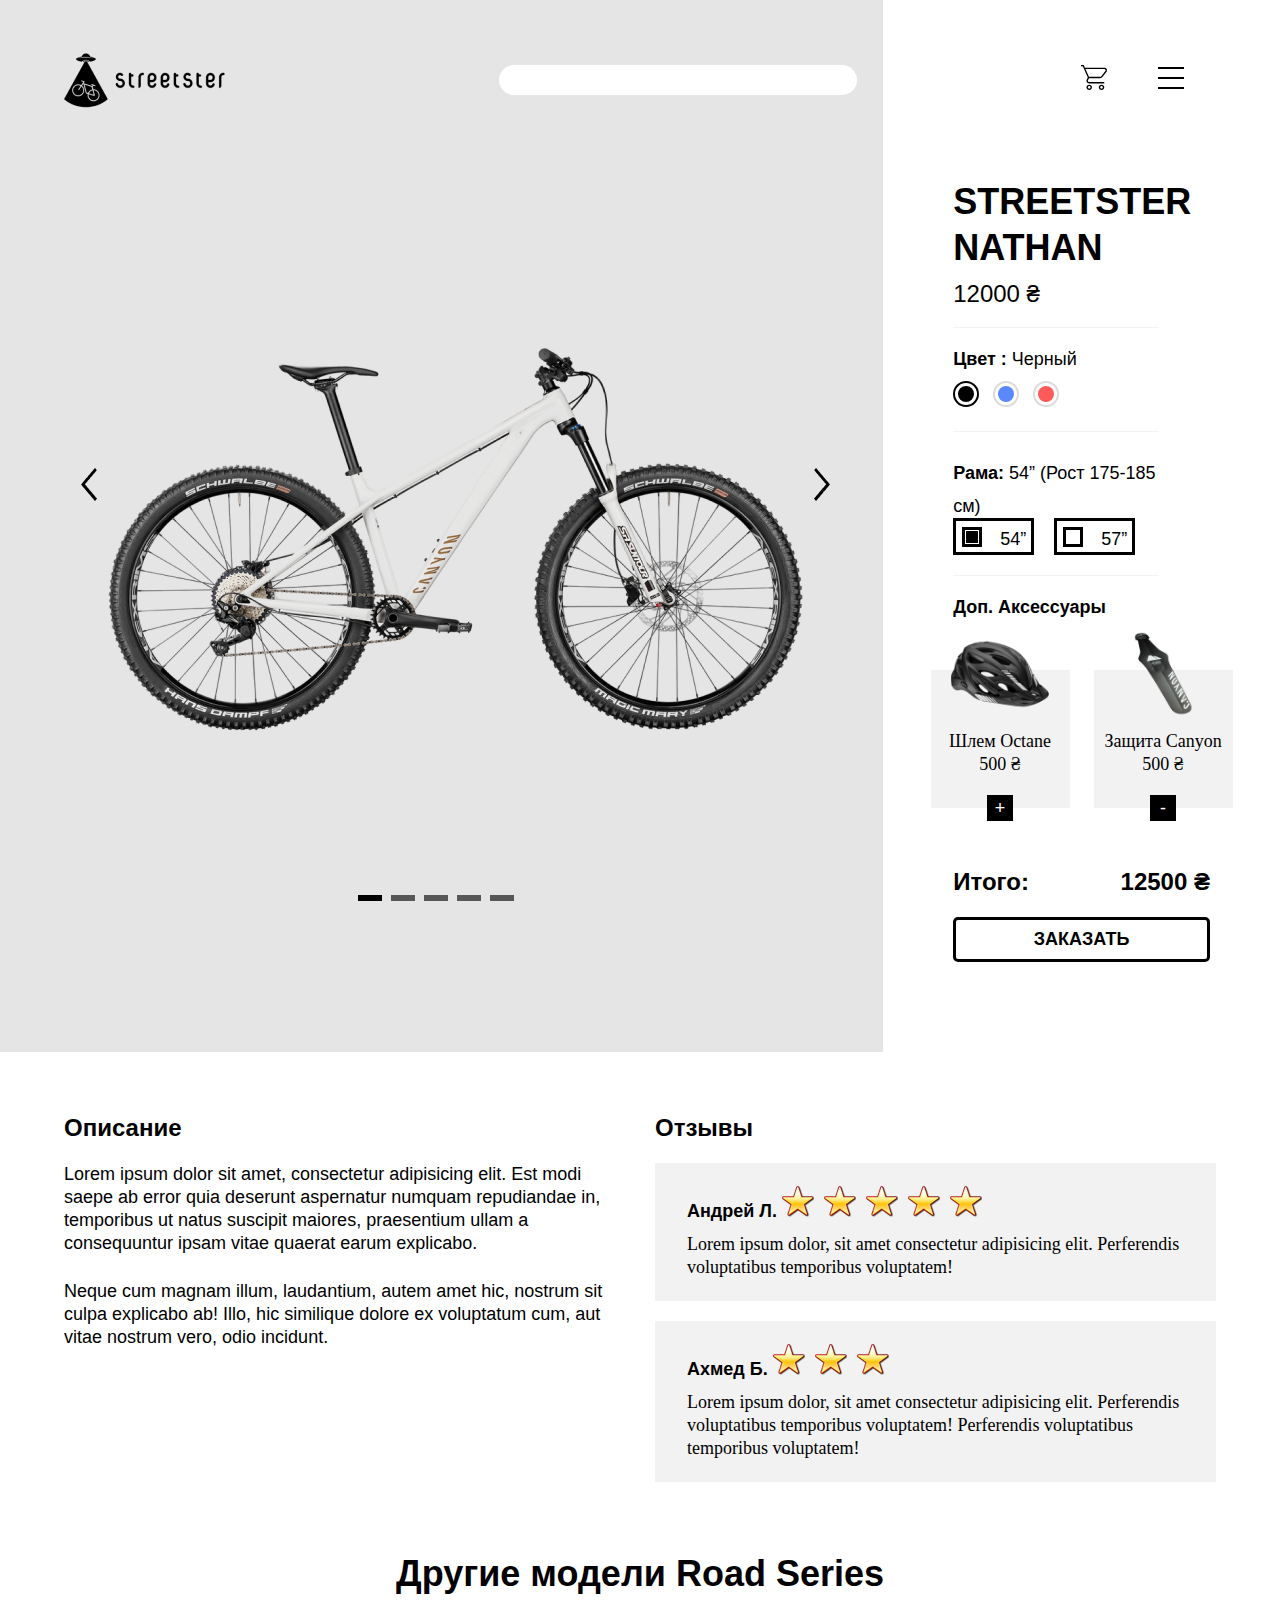
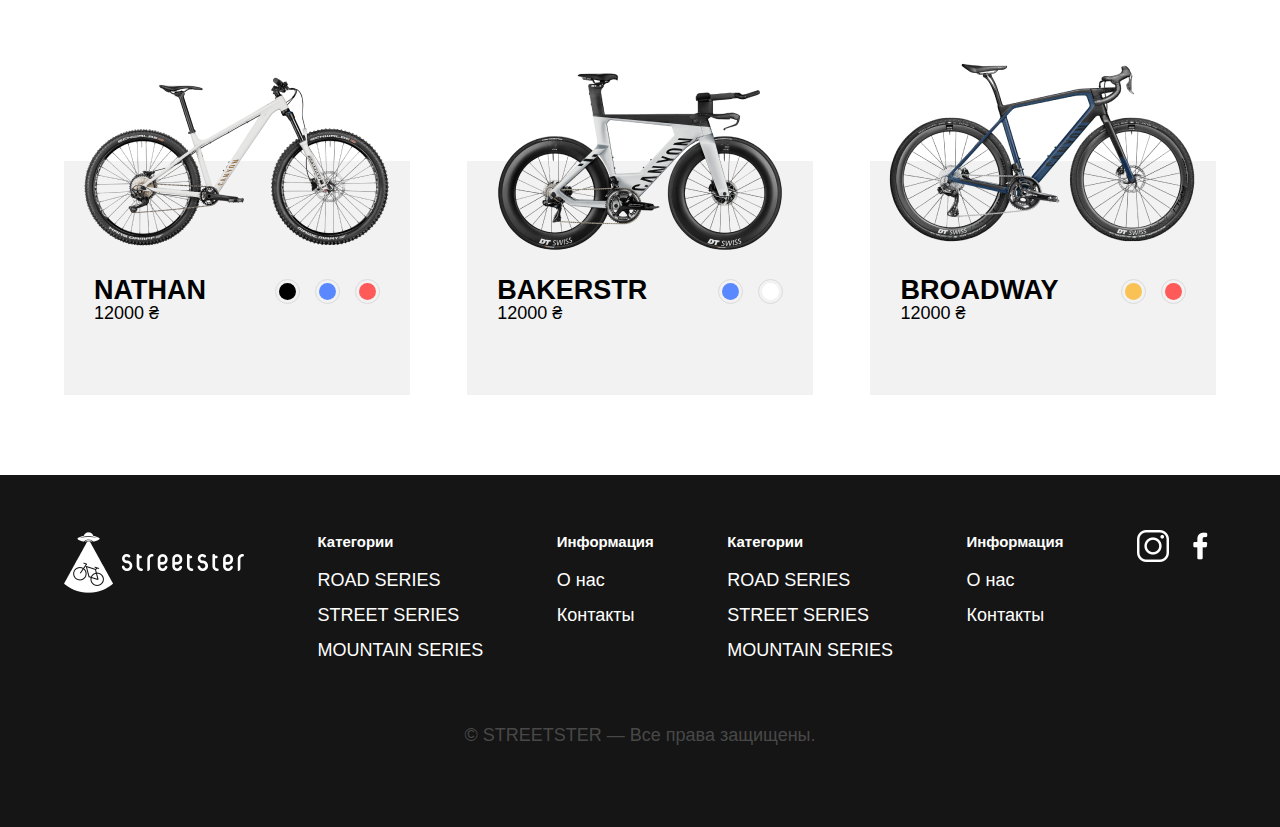
<file: bike.html>
<!DOCTYPE html>
<html lang="ru">
<head>
    <meta charset="UTF-8">
    <meta name="viewport" content="width=device-width, initial-scale=1.0">
    <title>Bike</title>
        <link rel="stylesheet" href="css/style.min.css">
        <link rel="stylesheet" href="https://unpkg.com/swiper/swiper-bundle.min.css" />
</head>
<body>
    <!-- header -->
    <header class="header-bike">
        <div class="container">
            <h1 class="visually-hidden">Bike</h1>
            <div class="top-bar">
              <div class="top-bar_logo-block">
                <a href="./category.html">
                  <picture>
                      <source srcset="./img/logo_header_black.png">
                      <source srcset="./img/logo_header_black.webp">
                  <img class="top-bar-img" src="./img/logo_header_black.png" alt="" />
                </picture>
                </a>
              </div>
              <form class="header-form" action="">
                <input class="header-search" type="search" placeholder="">
              </form>                  
                 <div class="card_menu">
                   <div class="cart_block cart_block--closed">
                     <h5 class="cart_block-title">
                      В корзине 2 товара
                     </h5>
                     <div class="cart_block-item">
                       <img class="cart_block-item_img" src="img/bicycle_in_cart.png" alt="">
                      <div class="cart_block-item_content">
                        <div class="content_name">STREETSTER NATAN</div>
                        <div class="content_price">
                          6000 ₴
                        </div>
                      </div>
                     </div>
                     
                     <div class="cart_block-item">
                      <img class="cart_block-item_img" src="img/helmet_in_cart.png" alt="">
                     <div class="cart_block-item_content">
                       <div class="content_name">STREETSTER NATAN</div>
                       <div class="content_price">
                         6000 ₴
                       </div>
                     </div>
                    </div>
                    <button class="cart_block_btn">
                      заказать
                    </button>
                   </div>
                   <button class="cart">
                </button>
                <div class="header-menu header-menu--closed">
                  <div class="top-block">
                    <div class="lang">
                      <a class="lang lang--ru"href="">RU</a>
                      /
                      <a class="lang lang--en"href="">EN</a>
                    </div>
                  </div>
                    <ul class="menu_categories">
                      <li class="menu-categories-item">
                        <a href="" class="menu-categories-item-link">ROAD SERIES</a>
                      </li>
                      <li class="menu-categories-item">
                        <a href="" class="menu-categories-item-link">STREET SERIES</a>
                      </li>
                      <li class="menu-categories-item">
                        <a href="" class="menu-categories-item-link">MOUNTAIN SERIES</a>
                      </li>
                    </ul>
                    <ul class="menu-info">
                      <li class="menu-info-item"><a href="" class="menu-info-item-link">
                        Новости
                      </a></li>
                      <li class="menu-info-item"><a href="" class="menu-info-item-link">
                        О нас
                      </a></li>
                      <li class="menu-info-item"><a href="" class="menu-info-item-link">
                        Контакты
                      </a></li>
                    </ul>
                    <div class="social_menu">
                      <a href="" class="social_menu-link social_menu-link-ig">IG</a>
                      <a href="" class="social_menu-link social_menu-link-fb">FB</a>
                      </div>
                </div>
                <button class="burger-menu ">
                  <span class="burger-menu_decor"></span>
                </button>
                 </div>
            </div>
            <section class="header-bike_content">
                <div class="header-bike-slider">
                    <div class="header-bike-slider_content">
                      <img class="header-bike-slider_img" src="./img/cat-nath-by.png" alt="" >
                    </div>
                    <button class="header-bike-slider_button-prew"></button>
                    <button class="header-bike-slider_button-next"></button>
                    <div class="header-bike-slider_dots">
                      <span class="dot dot--active"></span>
                      <span class="dot"></span>
                      <span class="dot"></span>
                      <span class="dot"></span>
                      <span class="dot"></span>
                    </div>
                  </div>
            </section>
            <aside class="header-bike-order-price">
              <div class="order-price-wrapper">
                <h3 class="order-price_title">
                    STREETSTER NATHAN
                </h3>
                <span class="order-price-total">12000 ₴</span>
                <div class="order_colors">
                    <h5 class="order_colors_title">Цвет :</h5>
                    <span class="colors_title_span">Черный</span>
                    <div class="color_wrapper">
                      <label class="color-label-radio">
                        <input type="radio" class="color-radio" name="one" checked>
                        <span class="color color--one color--active"></span>
                      </label>
                      <label class="color-label-radio">
                        <input type="radio" class="color-radio" name="two" checked>
                        <span class="color color--two"></span>
                      </label>
                      <label class="color-label-radio">
                        <input type="radio" class="color-radio" name="tree" checked>
                        <span class="color color--three"></span>
                      </label>
                    </div>
                  </div>
                <div class="order_chassis">
                    <h5 class="order_chassis_title">Рама:</h5> 
                    <span class="order_chassis_span">54” (Рост 175-185 см)</span>
                    <div class="order_chassis_radio_wrapper">
                        <label class="order_chassis_label">
                        <input class="chassis_radio" type="radio" name="chassis" checked>
                        <span class="chassis-radio-span radio--one"></span>
                        </label>
                        
                        <label class="order_chassis_label">
                        <input class="chassis_radio" type="radio" name="chassis">
                        <span class="chassis-radio-span radio--two"></span>
                        </label>   

                    </div> 
                </div>
                <div class="additional_accessories">
                    <h5 class="additional_accessories_title">
                        Доп. Аксессуары
                    </h5>
                    <div class="additional_accessories_wrapper">
                        <div class="accessory">
                            <img  class="accessory-pic" src="./img/bicycle_helmet_PNG.png" alt="">
                            <p class="accessory-text">
                                Шлем Octane <span class="accessory_price">500 ₴</span> 
                            </p>
                            <button class="accessory-btn accessory-btn--add">+</button>
                        </div>
                        <div class="accessory">
                            <img  class="accessory-pic" src="./img/Canyon_Ass.png" alt="">
                            <p class="accessory-text">
                                Защита Canyon <span class="accessory_price">500 ₴</span> 
                            </p>
                            <button class="accessory-btn accessory-btn--del">-</button>
                        </div>
                    </div>
                </div>
                <div class="order-total">
                    <p class="order-total-text">
                      Итого:
                    </p>
                    <span class="order-total-text_span">12500 ₴</span>
                </div>
                <a class="order-price-btn" href="./making-order.html">заказать</a>
              </div>
            </aside>
          </div>
        </header>
    <!-- /header -->
    <!-- main -->
    <main class="main-bike">
      <div class="container">
        <section class="main-bike_content">
          <dl class="bike-description">
            <dt  class="bike-description_title">Описание</dt>
            <dd class="bike-description_text">
              Lorem ipsum dolor sit amet, consectetur adipisicing elit.
                  Est modi saepe ab error quia deserunt aspernatur numquam repudiandae in,
                temporibus ut natus suscipit maiores,
                 praesentium ullam a consequuntur ipsam vitae quaerat earum explicabo.
            </dd>
            <dd  class="bike-description_text">
            Neque cum magnam illum, laudantium,
            autem amet hic, nostrum sit culpa explicabo ab! Illo,
            hic similique dolore ex voluptatum cum, aut vitae nostrum vero,
            odio incidunt.</dd>
          </dl>
          <div class="reviews">
            <h4 class="reviews_title">Отзывы</h4>
            <div class="reviews-cards">
              <div class="feedback">
                <div class="autor">Андрей Л.</div>
                <div class="stars">
                  <span class="star"></span>
                  <span class="star"></span>
                  <span class="star"></span>
                  <span class="star"></span>
                  <span class="star"></span>
                </div>
                <blockquote class="feedback-text">Lorem ipsum dolor, 
                sit amet consectetur adipisicing elit.
                Perferendis voluptatibus temporibus voluptatem!
                </blockquote>
              </div>
            </div>
            <div class="reviews-cards">
              <div class="feedback">
                <div class="autor">Ахмед Б.</div>
                <div class="stars">
                  <span class="star"></span>
                  <span class="star"></span>
                  <span class="star"></span>
                </div>
                <blockquote class="feedback-text">Lorem ipsum dolor, 
                sit amet consectetur adipisicing elit.
                Perferendis voluptatibus temporibus voluptatem!
                Perferendis voluptatibus temporibus voluptatem!
              </blockquote>
              </div>
            </div>
          </div>          
        </section>
        <section class="other-models">
          <h3 class="other-models_title">
            Другие модели Road Series
          </h3>
          <div class="other-models_cards">
            <div class="other-models_card other-models_card--nathan">
              <img class="other-models_pic" src="./img/other_mad_nat.png" alt="">
              <div class="other-models_card_wrapper">
                <div class="other-models_card_content">
                <h2 class="other-models_name">NATHAN</h2>
                <span class="other-models_price">12000 ₴</span>
              </div>
              <div class="other-models_colors">
                <span class="other-models_color other-models_color--black"></span>
                <span class="other-models_color other-models_color--blue"></span>
                <span class="other-models_color other-models_color--red"></span>
              </div>
              </div>
            </div>
            <div class="other-models_card other-models_card--baker">
              <img class="other-models_pic" src="./img/other_mad_baker.png" alt="">
              <div class="other-models_card_wrapper">
                <div class="other-models_card_content">
                <h2 class="other-models_name">BAKERSTR</h2>
                <span class="other-models_price">12000 ₴</span>
              </div>
              <div class="other-models_colors">
                <span class="other-models_color other-models_color--blue"></span>
                <span class="other-models_color other-models_color--white"></span>
              </div>
              </div>
            </div>
            <div class="other-models_card other-models_card--broad">
              <img class="other-models_pic" src="./img/other_mad_broad.png" alt="">
              <div class="other-models_card_wrapper">
                <div class="other-models_card_content">
                <h2 class="other-models_name">BROADWAY</h2>
                <span class="other-models_price">12000 ₴</span>
              </div>
              <div class="other-models_colors">
                <span class="other-models_color other-models_color--yellow"></span>
                <span class="other-models_color other-models_color--red"></span>
              </div>
              </div>
            </div>
          </div>
        </section>
      </div>
    </main>
    <!-- /main -->
    <!--footer -->
    <footer class="main-footer">
    <div class="container">
    <!-- footer-content -->
      <div class="footer-content">
          <img src="img/logo_footer.png" alt="" class="main-footer-logo">
          <ul class="footer-categories">
            <h5 class="footer-categories-title">Категории</h5>
            <li class="footer-categories-item"><a class="footer-categories-item-link" href="">ROAD SERIES</a></li>
            <li class="footer-categories-item"><a class="footer-categories-item-link" href="">STREET SERIES</a></li>
            <li class="footer-categories-item"><a class="footer-categories-item-link" href="">MOUNTAIN SERIES</a></li>
          </ul>
          <ul class="footer-info">
            <h5 class="footer-info-title">Информация</h5>
            <li class="footer-info-item"><a
              class="footer-info-item-link" href="">О нас</a></li>
            <li class="footer-info-item"><a
              class="footer-info-item-link" href="">Контакты</a></li>
          </ul>
          <ul class="footer-categories">
            <h5 class="footer-categories-title">Категории</h5>
            <li class="footer-categories-item">
              <a class="footer-categories-item-link" href="">ROAD SERIES</a>
            </li>
            <li class="footer-categories-item"><a class="footer-categories-item-link" href="">STREET SERIES</a></li>
            <li class="footer-categories-item"><a
              class="footer-categories-item-link" href="">MOUNTAIN SERIES</a></li>
          </ul>
          <ul class="footer-info">
            <h5 class="footer-info-title">Информация</h5>
            <li class="footer-info-item"><a
              class="footer-info-item-link" href="">О нас</a></li>
            <li class="footer-info-item"><a
              class="footer-info-item-link" href="">Контакты</a></li>
          </ul>
          <div class="social">
          <a href="" class="social-link social-link-ig">IG</a>
          <a href="" class="social-link social-link-fb">FB</a>
          </div>
        </div>
      </div>
      <!--/footer-content -->
      <!-- footer-copyright -->
    <div class="copyright">
      <p class="copyright-text">© STREETSTER — Все права защищены.</p>
    </div>
    <!-- footer-copyright -->
    </footer>
    <!--/footer -->
    <script src="js/main.min.js"></script>
</body>
</html>
</file>
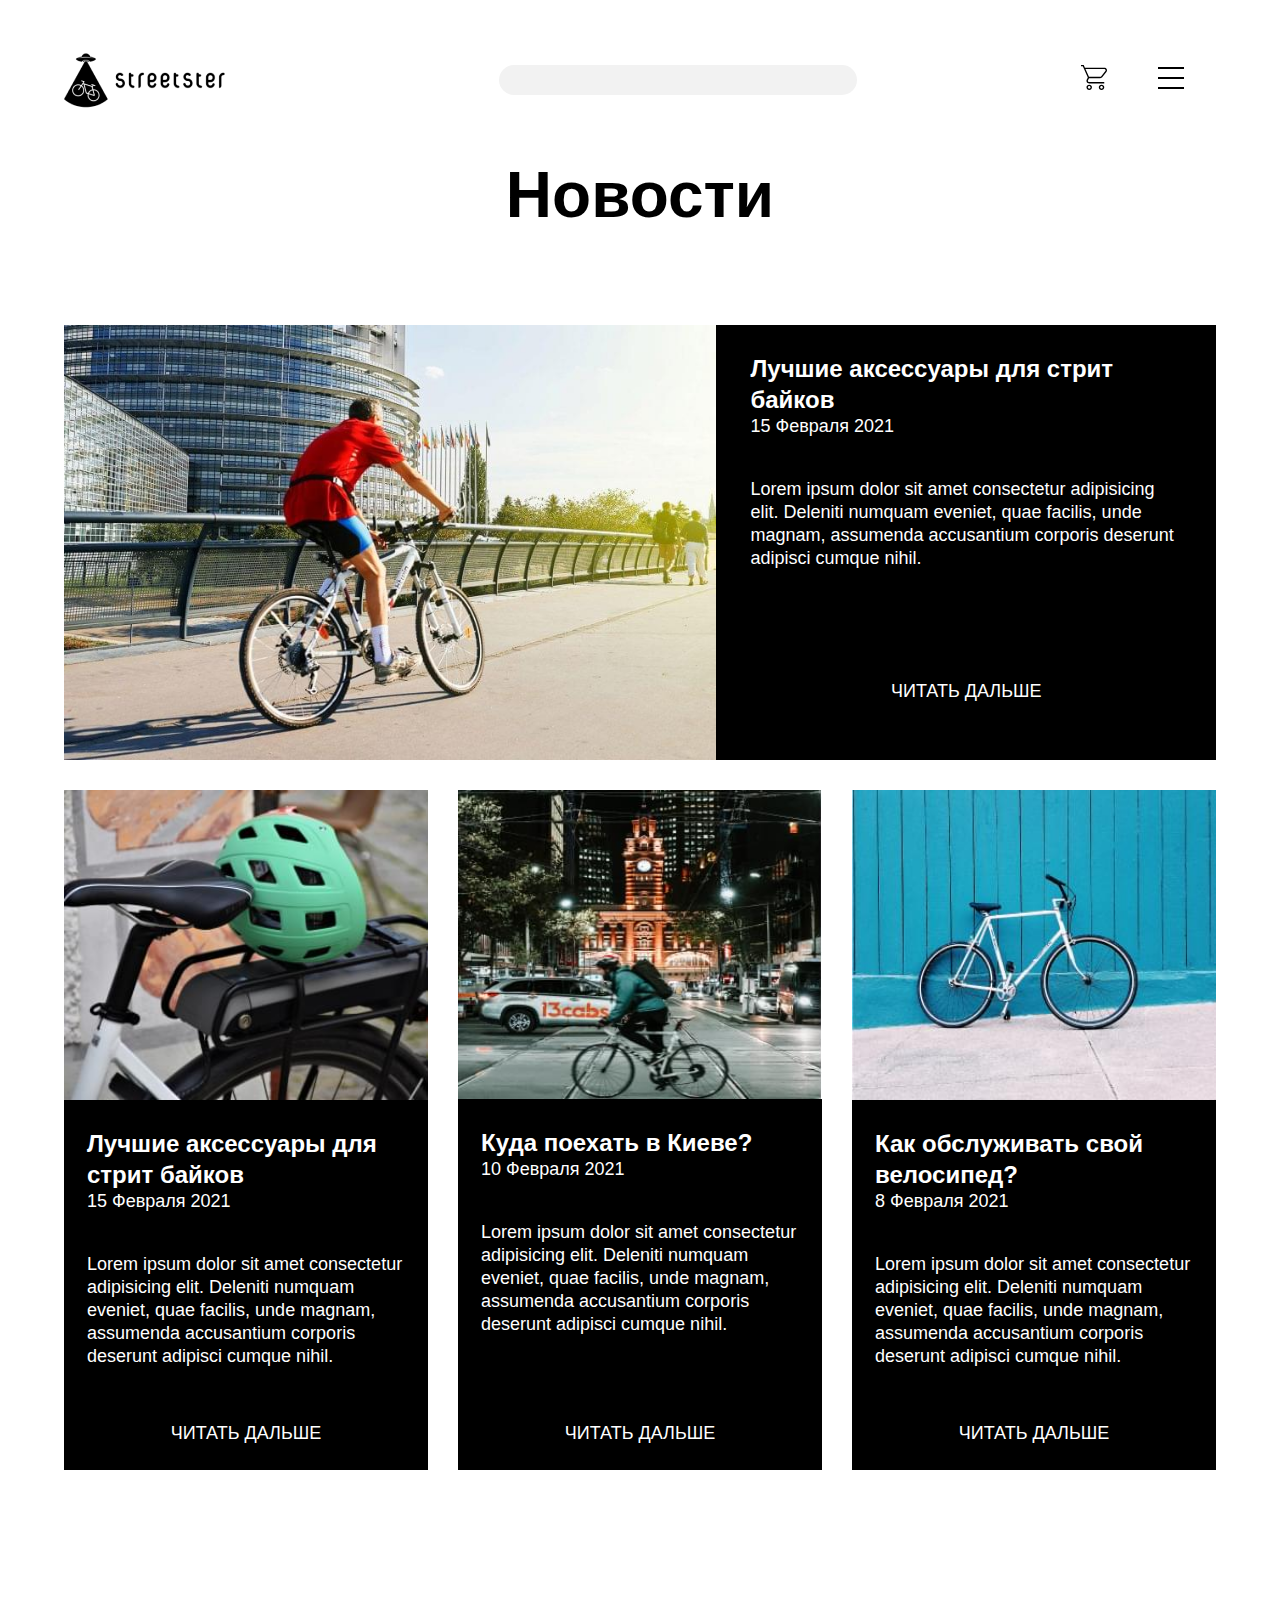
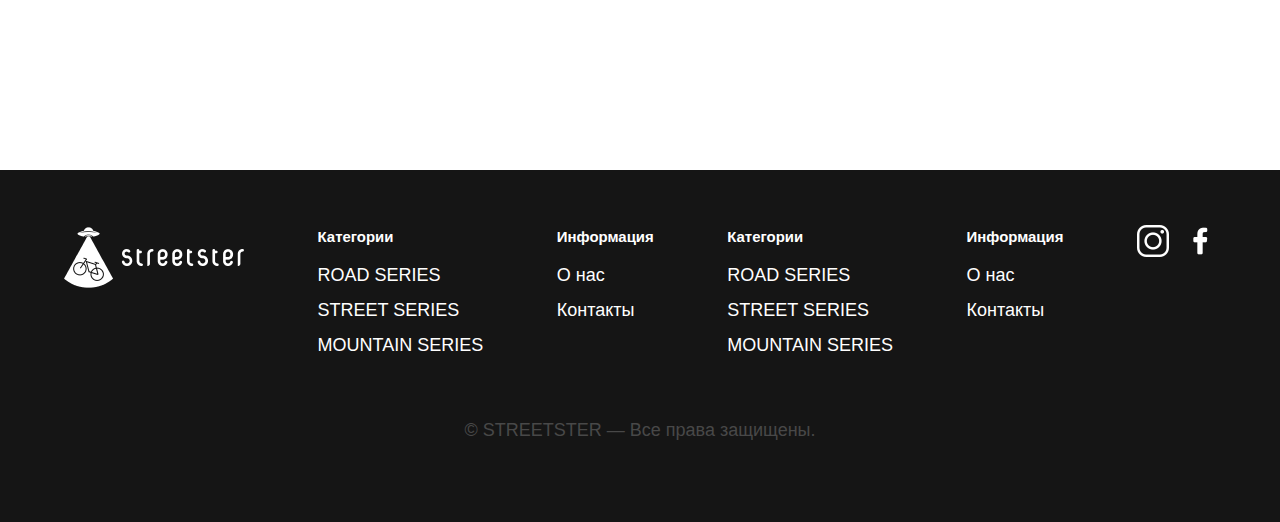
<file: blog.html>
<!DOCTYPE html>
<html lang="en">
<head>
  <meta charset="UTF-8">
  <meta http-equiv="X-UA-Compatible" content="IE=edge">
  <meta name="viewport" content="width=device-width, initial-scale=1.0">
  <title>Blog</title>
  <link rel="stylesheet" href="css/style.min.css">
</head>
<body>
  <!-- header -->
  <header class="header-blog">
    <div class="container">
      <h1 class="visually-hidden">Blog-news</h1>
        <div class="top-bar">
          <div class="top-bar_logo-block">
            <a href="./category.html">
              <picture>
                  <source srcset="./img/logo_header_black.png">
                  <source srcset="./img/logo_header_black.webp">
              <img class="top-bar-img" src="./img/logo_header_black.png" alt="" />
            </picture>
            </a>
          </div>
          <form class="header-form" action="">
            <input class="header-search" type="search" placeholder="">
          </form>                  
             <div class="card_menu">
               <div class="cart_block cart_block--closed">
                 <h5 class="cart_block-title">
                  В корзине 2 товара
                 </h5>
                 <div class="cart_block-item">
                   <img class="cart_block-item_img" src="img/bicycle_in_cart.png" alt="">
                  <div class="cart_block-item_content">
                    <div class="content_name">STREETSTER NATAN</div>
                    <div class="content_price">
                      6000 ₴
                    </div>
                  </div>
                 </div>
                 
                 <div class="cart_block-item">
                  <img class="cart_block-item_img" src="img/helmet_in_cart.png" alt="">
                 <div class="cart_block-item_content">
                   <div class="content_name">STREETSTER NATAN</div>
                   <div class="content_price">
                     6000 ₴
                   </div>
                 </div>
                </div>
                <button class="cart_block_btn">
                  заказать
                </button>
               </div>
               <button class="cart">
            </button>
            <div class="header-menu header-menu--closed">
              <div class="top-block">
                <div class="lang">
                  <a class="lang lang--ru"href="">RU</a>
                  /
                  <a class="lang lang--en"href="">EN</a>
                </div>
              </div>
                <ul class="menu_categories">
                  <li class="menu-categories-item">
                    <a href="" class="menu-categories-item-link">ROAD SERIES</a>
                  </li>
                  <li class="menu-categories-item">
                    <a href="" class="menu-categories-item-link">STREET SERIES</a>
                  </li>
                  <li class="menu-categories-item">
                    <a href="" class="menu-categories-item-link">MOUNTAIN SERIES</a>
                  </li>
                </ul>
                <ul class="menu-info">
                  <li class="menu-info-item"><a href="" class="menu-info-item-link">
                    Новости
                  </a></li>
                  <li class="menu-info-item"><a href="" class="menu-info-item-link">
                    О нас
                  </a></li>
                  <li class="menu-info-item"><a href="" class="menu-info-item-link">
                    Контакты
                  </a></li>
                </ul>
                <div class="social_menu">
                  <a href="" class="social_menu-link social_menu-link-ig">IG</a>
                  <a href="" class="social_menu-link social_menu-link-fb">FB</a>
                  </div>
            </div>
            <button class="burger-menu ">
              <span class="burger-menu_decor"></span>
            </button>
             </div>
        </div>
    </div>
  </header>
  <!-- /header -->
  <!-- main -->
  <main class="main-blog">
    <div class="container">
      <h2 class="title main-blog_title">Новости</h2>
      <!-- /main-post -->
      <section class="main-post">
        <picture>
          <source srcset="./img/Blog_main-post_poster.jpg">
          <source srcset="./img/Blog_main-post_poster.webp" type="image/webp">
          <img class="main-post_img" src="./img/Blog_main-post_poster.jpg" alt="" >
        </picture>
        <div class="main-post_content">
          <h4 class="main-post_content-title">Лучшие аксессуары для стрит байков</h4>
          <p class="main-post_content-date">15 Февраля 2021</p>
          <p class="main-post_content-text">Lorem ipsum dolor sit amet consectetur adipisicing elit. Deleniti numquam eveniet, quae facilis, unde magnam, assumenda accusantium corporis deserunt adipisci cumque nihil.</p>
          <a class="main-post_content-link" href="./blogpost.html">ЧИТАТЬ ДАЛЬШЕ</a> 
        </div>
      </section>
      <!-- /main-post -->
      <!-- other-post -->
      <section class="other-posts">
        <div class="other-post">
          <picture>
            <source srcset="./img/news-img1.jpg" type="image/jpg">
            <source srcset="./img/news-img1.webp" type="image/webp">
            <img class="other-post_img" src="./img/news-img1.jpg" alt="" >
          </picture>
        <div class="other-post_content">
          <h4 class="other-post_content-title">Лучшие аксессуары для стрит байков</h4>
          <p class="other-post_content-date">15 Февраля 2021</p>
          <p class="other-post_content-text">Lorem ipsum dolor sit amet consectetur adipisicing elit. Deleniti numquam eveniet, quae facilis, unde magnam, assumenda accusantium corporis deserunt adipisci cumque nihil.</p>
        </div>
        <a class="other-post_content-link" href="">ЧИТАТЬ ДАЛЬШЕ</a> 
        </div>
        <div class="other-post">
          <picture>
            <source srcset="./img/news-img2.jpg" type="image/jpg">
            <source srcset="./img/news-img2.webp" type="image/webp">
            <img class="other-post_img" src="./img/news-img2.jpg" alt="" >
          </picture>
        <div class="other-post_content">
          <h4 class="other-post_content-title">Куда поехать в Киеве?</h4>
          <p class="other-post_content-date">10 Февраля 2021</p>
          <p class="other-post_content-text">Lorem ipsum dolor sit amet consectetur adipisicing elit. Deleniti numquam eveniet, quae facilis, unde magnam, assumenda accusantium corporis deserunt adipisci cumque nihil.</p>
        </div>
        <a class="other-post_content-link" href="">ЧИТАТЬ ДАЛЬШЕ</a> 
        </div>
        <div class="other-post">
          <picture>
            <source srcset="./img/news-img3.jpg" type="image/jpg">
            <source srcset="./img/news-img3.webp" type="image/webp">
            <img class="other-post_img" src="./img/news-img3.jpg" alt="" >
          </picture>
        <div class="other-post_content">
          <h4 class="other-post_content-title">Как обслуживать свой велосипед?</h4>
          <p class="other-post_content-date">8 Февраля 2021</p>
          <p class="other-post_content-text">Lorem ipsum dolor sit amet consectetur adipisicing elit. Deleniti numquam eveniet, quae facilis, unde magnam, assumenda accusantium corporis deserunt adipisci cumque nihil.</p>
        </div>
        <a class="other-post_content-link" href="">ЧИТАТЬ ДАЛЬШЕ</a> 
        </div>
      </section>
      <!-- /other-post -->

    </div>
  </main>
  <!-- /main -->
  <!--footer -->
  <footer class="main-footer">
    <div class="container">
      <!-- footer-content -->
      <div class="footer-content">
          <img src="img/logo_footer.png" alt="" class="main-footer-logo">
          <ul class="footer-categories">
            <h5 class="footer-categories-title">Категории</h5>
            <li class="footer-categories-item"><a class="footer-categories-item-link" href="">ROAD SERIES</a></li>
            <li class="footer-categories-item"><a class="footer-categories-item-link" href="">STREET SERIES</a></li>
            <li class="footer-categories-item"><a class="footer-categories-item-link" href="">MOUNTAIN SERIES</a></li>
          </ul>
          <ul class="footer-info">
            <h5 class="footer-info-title">Информация</h5>
            <li class="footer-info-item"><a
              class="footer-info-item-link" href="">О нас</a></li>
            <li class="footer-info-item"><a
              class="footer-info-item-link" href="">Контакты</a></li>
          </ul>
          <ul class="footer-categories">
            <h5 class="footer-categories-title">Категории</h5>
            <li class="footer-categories-item">
              <a class="footer-categories-item-link" href="">ROAD SERIES</a>
            </li>
            <li class="footer-categories-item"><a class="footer-categories-item-link" href="">STREET SERIES</a></li>
            <li class="footer-categories-item"><a
              class="footer-categories-item-link" href="">MOUNTAIN SERIES</a></li>
          </ul>
          <ul class="footer-info">
            <h5 class="footer-info-title">Информация</h5>
            <li class="footer-info-item"><a
              class="footer-info-item-link" href="">О нас</a></li>
            <li class="footer-info-item"><a
              class="footer-info-item-link" href="">Контакты</a></li>
          </ul>
          <div class="social">
          <a href="" class="social-link social-link-ig">IG</a>
          <a href="" class="social-link social-link-fb">FB</a>
          </div>
        </div>
      </div>
      <!--/footer-content -->
      <!-- footer-copyright -->
      <div class="copyright">
        <p class="copyright-text">© STREETSTER — Все права защищены.</p>
      </div>
      <!-- footer-copyright -->
  </footer>
  <!--/footer -->
  <!-- script -->
  <script src="js/main.min.js"></script>
  <!-- /script -->
</body>
</html>
</file>
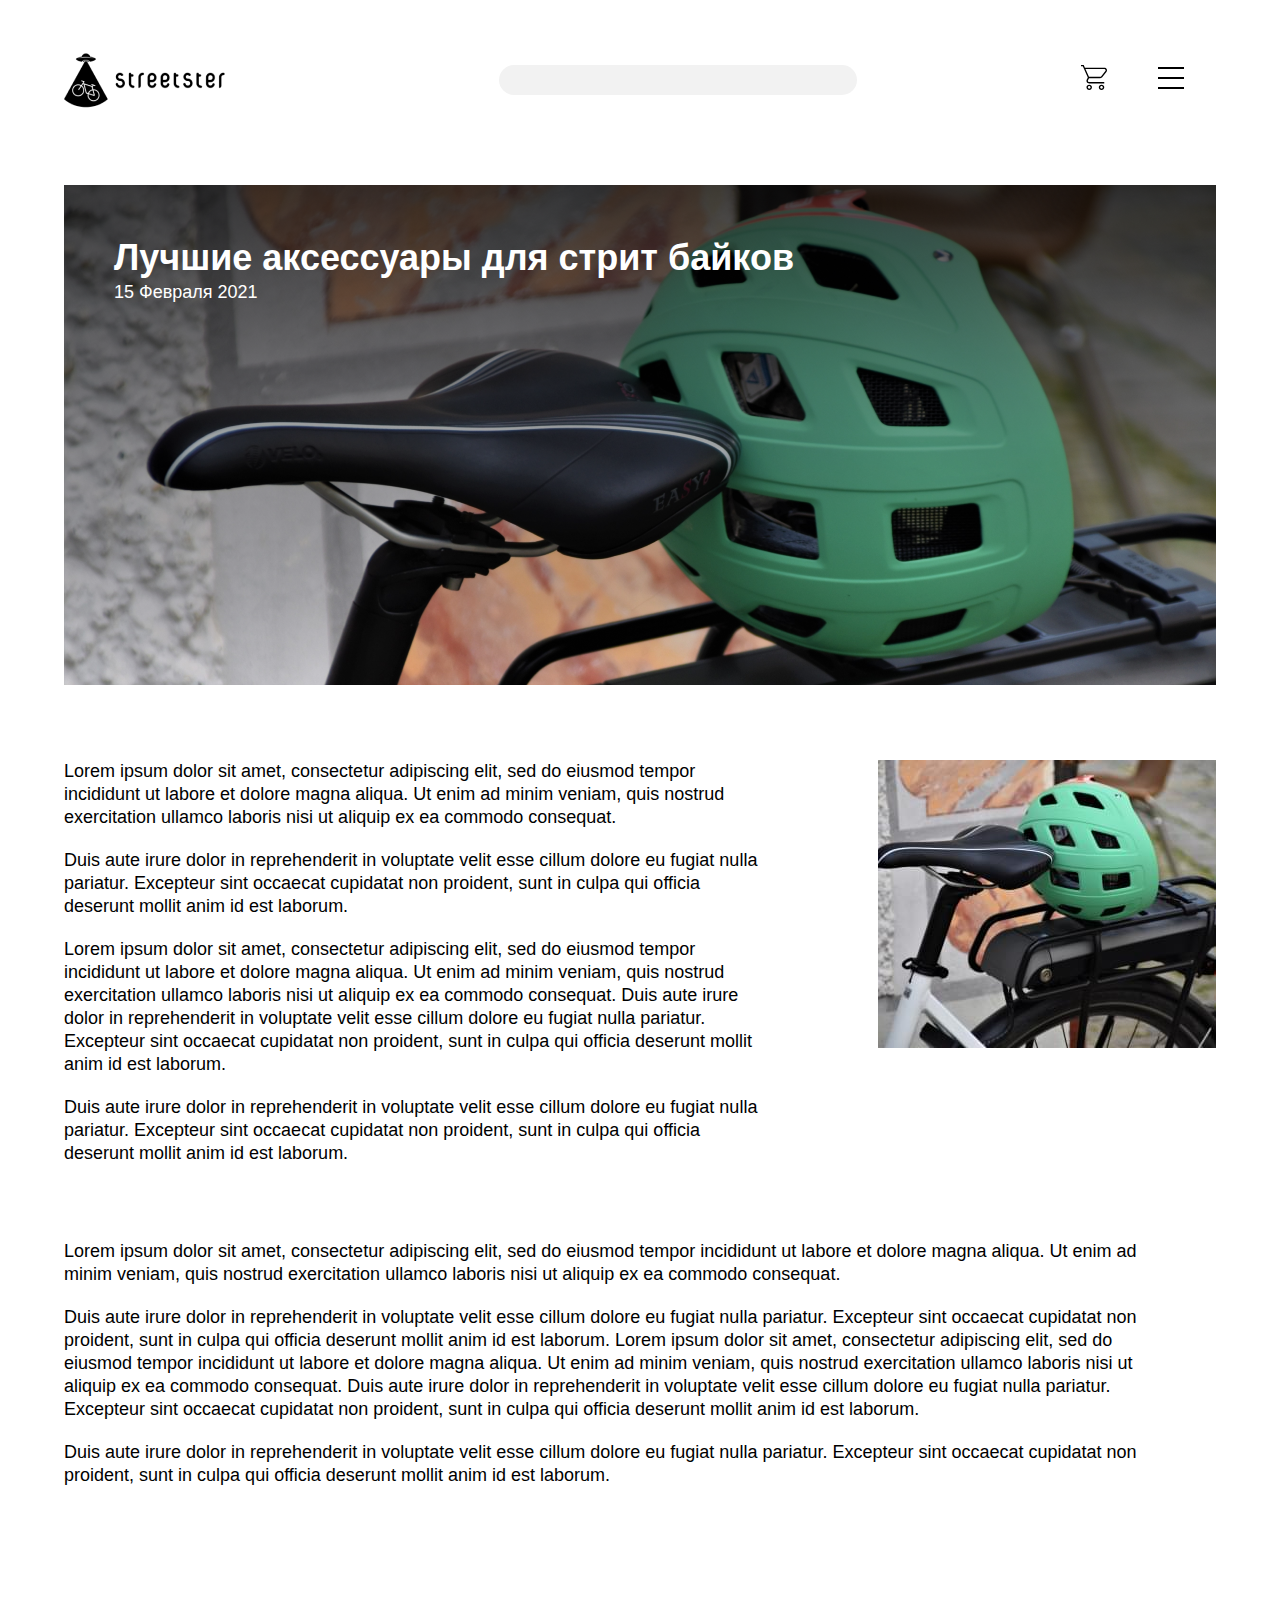
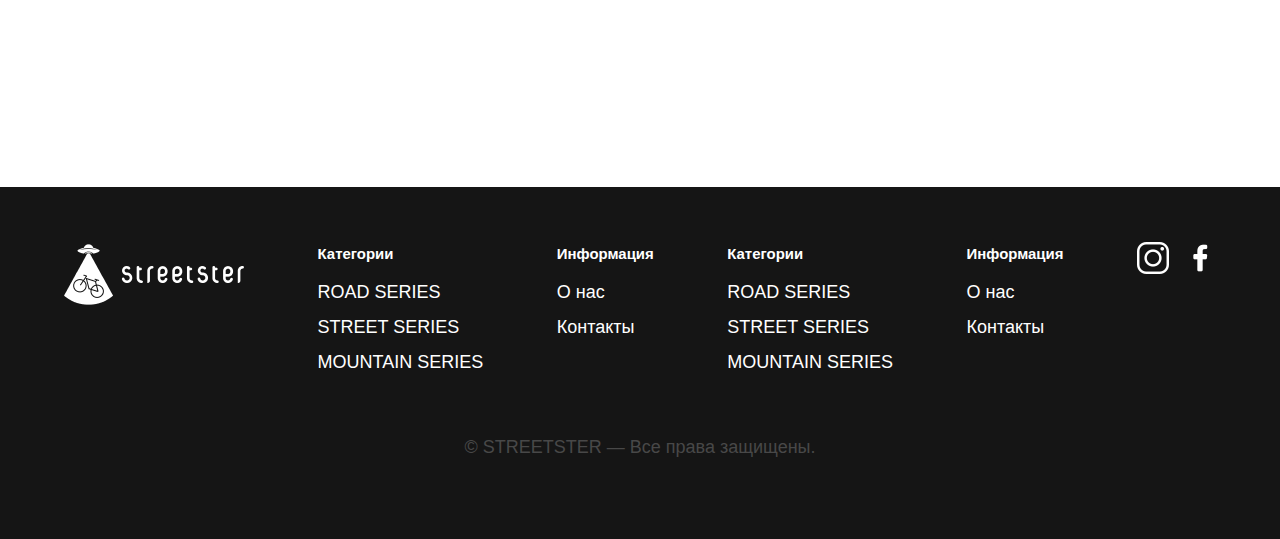
<file: blogpost.html>
<!DOCTYPE html>
<html lang="en">
<head>
  <meta charset="UTF-8">
  <meta http-equiv="X-UA-Compatible" content="IE=edge">
  <meta name="viewport" content="width=device-width, initial-scale=1.0">
  <title>Blogpost</title>
  <link rel="stylesheet" href="css/style.min.css">
</head>
<body>
  <!-- header -->
  <header class="header-blogpost">
    <div class="container">
      <h1 class="visually-hidden">Blogpost</h1>
        <div class="top-bar">
          <div class="top-bar_logo-block">
            <a href="./index.html">
              <picture>
                  <source srcset="./img/logo_header_black.png">
                  <source srcset="./img/logo_header_black.webp">
              <img class="top-bar-img" src="./img/logo_header_black.png" alt="" />
            </picture>
            </a>
          </div>
          <form class="header-form" action="">
            <input class="header-search" type="search" placeholder="">
          </form>                  
             <div class="card_menu">
               <div class="cart_block cart_block--closed">
                 <h5 class="cart_block-title">
                  В корзине 2 товара
                 </h5>
                 <div class="cart_block-item">
                   <img class="cart_block-item_img" src="img/bicycle_in_cart.png" alt="">
                  <div class="cart_block-item_content">
                    <div class="content_name">STREETSTER NATAN</div>
                    <div class="content_price">
                      6000 ₴
                    </div>
                  </div>
                 </div>
                 
                 <div class="cart_block-item">
                  <img class="cart_block-item_img" src="img/helmet_in_cart.png" alt="">
                 <div class="cart_block-item_content">
                   <div class="content_name">STREETSTER NATAN</div>
                   <div class="content_price">
                     6000 ₴
                   </div>
                 </div>
                </div>
                <button class="cart_block_btn">
                  заказать
                </button>
               </div>
               <button class="cart">
            </button>
            <div class="header-menu header-menu--closed">
              <div class="top-block">
                <div class="lang">
                  <a class="lang lang--ru"href="">RU</a>
                  /
                  <a class="lang lang--en"href="">EN</a>
                </div>
              </div>
                <ul class="menu_categories">
                  <li class="menu-categories-item">
                    <a href="" class="menu-categories-item-link">ROAD SERIES</a>
                  </li>
                  <li class="menu-categories-item">
                    <a href="" class="menu-categories-item-link">STREET SERIES</a>
                  </li>
                  <li class="menu-categories-item">
                    <a href="" class="menu-categories-item-link">MOUNTAIN SERIES</a>
                  </li>
                </ul>
                <ul class="menu-info">
                  <li class="menu-info-item"><a href="" class="menu-info-item-link">
                    Новости
                  </a></li>
                  <li class="menu-info-item"><a href="" class="menu-info-item-link">
                    О нас
                  </a></li>
                  <li class="menu-info-item"><a href="" class="menu-info-item-link">
                    Контакты
                  </a></li>
                </ul>
                <div class="social_menu">
                  <a href="" class="social_menu-link social_menu-link-ig">IG</a>
                  <a href="" class="social_menu-link social_menu-link-fb">FB</a>
                  </div>
            </div>
            <button class="burger-menu ">
              <span class="burger-menu_decor"></span>
            </button>
             </div>
        </div>
    </div>
  </header>
  <!-- /header -->

<!-- main -->
<main class="main-blogpost">
  <div class="container">
   <div class="blogpost-poster">
     <h4 class="blogpost-poster_title">Лучшие аксессуары для стрит байков</h4>
     <span class="title_date">15 Февраля 2021</span>
   </div>
   <section class="blogpost-content">
    <picture>
      <source srcset="./img/news-img1.jpg" type="image/jpg">
      <source srcset="./img/news-img1.webp" type="image/webp">
      <img class="blogpost-content_img" src="./img/news-img1.jpg" alt="" >
    </picture>
     <div class="blogpost-content_block">
       <p class="blogpost-content_block_text">
         Lorem ipsum dolor sit amet, consectetur adipiscing elit, sed do eiusmod tempor incididunt ut labore et dolore magna aliqua. Ut enim ad minim veniam, quis nostrud exercitation ullamco laboris nisi ut aliquip ex ea commodo consequat.
       </p>
       <p class="blogpost-content_block_text">
        Duis aute irure dolor in reprehenderit in voluptate velit esse cillum dolore eu fugiat nulla pariatur. Excepteur sint occaecat cupidatat non proident, sunt in culpa qui officia deserunt mollit anim id est laborum.
      </p>
      <p class="blogpost-content_block_text">
         Lorem ipsum dolor sit amet, consectetur adipiscing elit, sed do eiusmod tempor incididunt ut labore et dolore magna aliqua. Ut enim ad minim veniam, quis nostrud exercitation ullamco laboris nisi ut aliquip ex ea commodo consequat.  Duis aute irure dolor in reprehenderit in voluptate velit esse cillum dolore eu fugiat nulla pariatur. Excepteur sint occaecat cupidatat non proident, sunt in culpa qui officia deserunt mollit anim id est laborum.
       </p>
       <p class="blogpost-content_block_text">
         Duis aute irure dolor in reprehenderit in voluptate velit esse cillum dolore eu fugiat nulla pariatur. Excepteur sint occaecat cupidatat non proident, sunt in culpa qui officia deserunt mollit anim id est laborum.
       </p>
     </div>
     <div class="blogpost-content_block content_block--full">
       <p class="blogpost-content_block_text">
         Lorem ipsum dolor sit amet, consectetur adipiscing elit, sed do eiusmod tempor incididunt ut labore et dolore magna aliqua. Ut enim ad minim veniam, quis nostrud exercitation ullamco laboris nisi ut aliquip ex ea commodo consequat.
       </p>
       <p class="blogpost-content_block_text">
         Duis aute irure dolor in reprehenderit in voluptate velit esse cillum dolore eu fugiat nulla pariatur. Excepteur sint occaecat cupidatat non proident, sunt in culpa qui officia deserunt mollit anim id est laborum.
         Lorem ipsum dolor sit amet, consectetur adipiscing elit, sed do eiusmod tempor incididunt ut labore et dolore magna aliqua. Ut enim ad minim veniam, quis nostrud exercitation ullamco laboris nisi ut aliquip ex ea commodo consequat.  Duis aute irure dolor in reprehenderit in voluptate velit esse cillum dolore eu fugiat nulla pariatur. Excepteur sint occaecat cupidatat non proident, sunt in culpa qui officia deserunt mollit anim id est laborum.
       </p>
       <p class="blogpost-content_block_text">
         Duis aute irure dolor in reprehenderit in voluptate velit esse cillum dolore eu fugiat nulla pariatur. Excepteur sint occaecat cupidatat non proident, sunt in culpa qui officia deserunt mollit anim id est laborum.
       </p>
     </div>
   </section>
  </div>
</main>
<!-- /main -->

<!--footer -->
  <footer class="main-footer">
    <div class="container">
      <!-- footer-content -->
      <div class="footer-content">
          <img src="img/logo_footer.png" alt="" class="main-footer-logo">
          <ul class="footer-categories">
            <h5 class="footer-categories-title">Категории</h5>
            <li class="footer-categories-item"><a class="footer-categories-item-link" href="">ROAD SERIES</a></li>
            <li class="footer-categories-item"><a class="footer-categories-item-link" href="">STREET SERIES</a></li>
            <li class="footer-categories-item"><a class="footer-categories-item-link" href="">MOUNTAIN SERIES</a></li>
          </ul>
          <ul class="footer-info">
            <h5 class="footer-info-title">Информация</h5>
            <li class="footer-info-item"><a
              class="footer-info-item-link" href="">О нас</a></li>
            <li class="footer-info-item"><a
              class="footer-info-item-link" href="">Контакты</a></li>
          </ul>
          <ul class="footer-categories">
            <h5 class="footer-categories-title">Категории</h5>
            <li class="footer-categories-item">
              <a class="footer-categories-item-link" href="">ROAD SERIES</a>
            </li>
            <li class="footer-categories-item"><a class="footer-categories-item-link" href="">STREET SERIES</a></li>
            <li class="footer-categories-item"><a
              class="footer-categories-item-link" href="">MOUNTAIN SERIES</a></li>
          </ul>
          <ul class="footer-info">
            <h5 class="footer-info-title">Информация</h5>
            <li class="footer-info-item"><a
              class="footer-info-item-link" href="">О нас</a></li>
            <li class="footer-info-item"><a
              class="footer-info-item-link" href="">Контакты</a></li>
          </ul>
          <div class="social">
          <a href="" class="social-link social-link-ig">IG</a>
          <a href="" class="social-link social-link-fb">FB</a>
          </div>
        </div>
      </div>
      <!--/footer-content -->
      <!-- footer-copyright -->
      <div class="copyright">
        <p class="copyright-text">© STREETSTER — Все права защищены.</p>
      </div>
      <!-- footer-copyright -->
  </footer>
<!--/footer -->

  <!-- script -->
  <script src="js/main.min.js"></script>
  <!-- /script -->
</body>
</html>
</file>
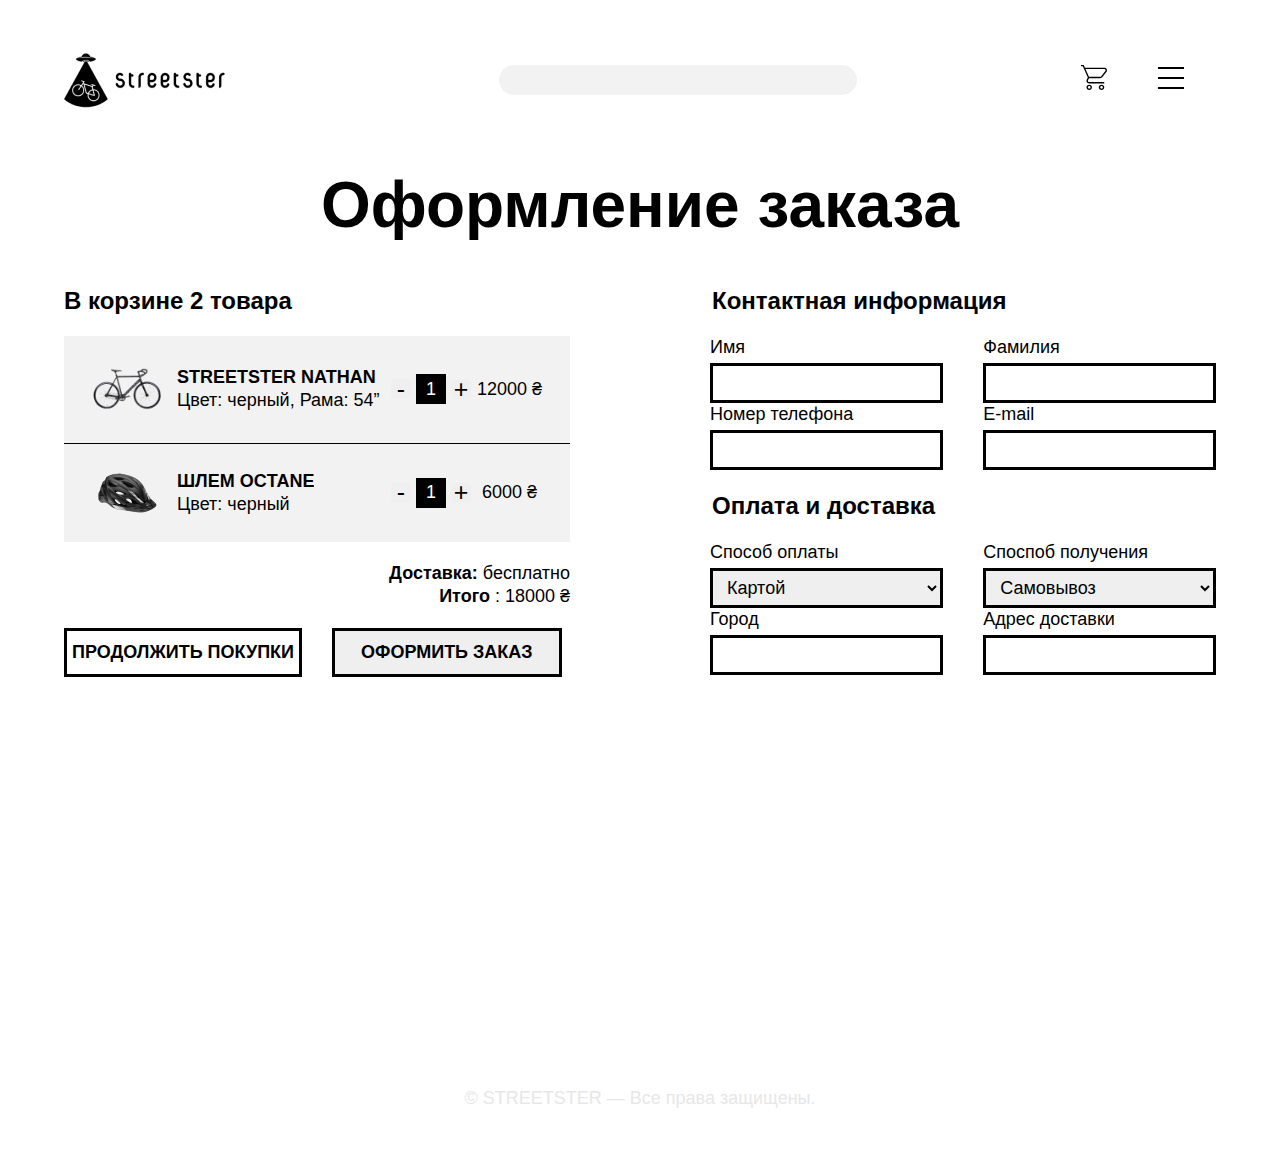
<file: making-order.html>
<!DOCTYPE html>
<html lang="ru">
<head>
  <meta charset="UTF-8">
  
  <meta name="viewport" content="width=device-width, initial-scale=1.0">
  <title>Оформление заказа</title>
  <link rel="stylesheet" href="css/style.min.css">
</head>
<body>
  <header class="header-order">
    <div class="container">
      <h1 class="visually-hidden">Оформление заказа</h1>
      <div class="top-bar">
        <div class="top-bar_logo-block">
          <a href="./category.html">
            <picture>
                <source srcset="./img/logo_header_black.png">
                <source srcset="./img/logo_header_black.webp">
            <img class="top-bar-img" src="./img/logo_header_black.png" alt="" />
          </picture>
          </a>
        </div>
        <form class="header-form" action="">
          <input class="header-search" type="search" placeholder="">
        </form>                  
           <div class="card_menu">
             <div class="cart_block cart_block--closed">
               <h5 class="cart_block-title">
                В корзине 2 товара
               </h5>
               <div class="cart_block-item">
                 <img class="cart_block-item_img" src="img/bicycle_in_cart.png" alt="">
                <div class="cart_block-item_content">
                  <div class="content_name">STREETSTER NATAN</div>
                  <div class="content_price">
                    6000 ₴
                  </div>
                </div>
               </div>
               
               <div class="cart_block-item">
                <img class="cart_block-item_img" src="img/helmet_in_cart.png" alt="">
               <div class="cart_block-item_content">
                 <div class="content_name">STREETSTER NATAN</div>
                 <div class="content_price">
                   6000 ₴
                 </div>
               </div>
              </div>
              <button class="cart_block_btn">
                заказать
              </button>
             </div>
             <button class="cart">
          </button>
          <div class="header-menu header-menu--closed">
            <div class="top-block">
              <div class="lang">
                <a class="lang lang--ru"href="">RU</a>
                /
                <a class="lang lang--en"href="">EN</a>
              </div>
            </div>
              <ul class="menu_categories">
                <li class="menu-categories-item">
                  <a href="" class="menu-categories-item-link">ROAD SERIES</a>
                </li>
                <li class="menu-categories-item">
                  <a href="" class="menu-categories-item-link">STREET SERIES</a>
                </li>
                <li class="menu-categories-item">
                  <a href="" class="menu-categories-item-link">MOUNTAIN SERIES</a>
                </li>
              </ul>
              <ul class="menu-info">
                <li class="menu-info-item"><a href="" class="menu-info-item-link">
                  Новости
                </a></li>
                <li class="menu-info-item"><a href="" class="menu-info-item-link">
                  О нас
                </a></li>
                <li class="menu-info-item"><a href="" class="menu-info-item-link">
                  Контакты
                </a></li>
              </ul>
              <div class="social_menu">
                <a href="" class="social_menu-link social_menu-link-ig">IG</a>
                <a href="" class="social_menu-link social_menu-link-fb">FB</a>
                </div>
          </div>
          <button class="burger-menu ">
            <span class="burger-menu_decor"></span>
          </button>
           </div>
      </div>
    </div>
  </header>
  <main class="main-order">
    <div class="container">
      <h2 class="title main-order-title">
        Оформление заказа
      </h2>
      <section class="main-order-wrapper-content">
        <div class="order-content_in-cart">
          <h5 class="content_in-cart-title">
            В корзине 2 товара
          </h5> 
           <div class="content_in-cart-products">
             <div class="in-cart-product">
               <img class="cart-product" src="./img/bike_in_cart_prod.png" alt="pic">
               <div class="cart-product-description">
                 <div class="description-title">STREETSTER NATHAN</div>
                 <div class="description-content">Цвет: черный, Рама: 54”</div>
               </div>
               <div class="cart-product-counter-container">
                 <span class="cart-product-counter">1</span>
                 <button class="cart-product-btn product-btn--less">-</button>
                 <button class="cart-product-btn product-btn--more">+</button>
               </div>
               <span class="cart-product-price">12000 ₴</span>
             </div> 
             <div class="in-cart-product">
               <img class="cart-product" src="./img/helmet_in_cart_prod.png" alt="pic">
               <div class="cart-product-description">
                 <div class="description-title">ШЛЕМ OCTANE</div>
                 <div class="description-content">Цвет: черный</div>
               </div>
               <div class="cart-product-counter-container">
                <span class="cart-product-counter">1</span>
                <button class="cart-product-btn product-btn--less">-</button>
                <button class="cart-product-btn product-btn--more">+</button>
              </div>
               <span class="cart-product-price">6000 ₴</span>
             </div>
              
           </div>
           <div class="in-cart_delivery">
             <span class="delivery--bold">Доставка:</span> бесплатно</div>
           <div class="in-cart_total">
             <span class="total--bold">Итого</span> : 18000 ₴</div>
           <a class="in-cart_continuation" href="./category.html">ПРОДОЛЖИТЬ ПОКУПКИ</a>
           <button class="in-cart_arrange-btn">ОФОРМИТЬ ЗАКАЗ</button>
        </div>
        <form class="order-content_form" action="">
          <fieldset class="form-contact">
            <legend class="form-contact_title">Контактная информация</legend>
            <div class="contact_label-wrapper">
              <label  class="form-contact_label">
                Имя
                <input class="contact_input" type="text">
              </label>
              <label  class="form-contact_label">
                Фамилия
                <input class="contact_input" type="text">
              </label>
              <label  class="form-contact_label">
                Номер телефона
                <input class="contact_input" type="tel" maxlength="12">
              </label>
              <label  class="form-contact_label">
                E-mail
                <input class="contact_input" type="email">
              </label>
            </div>
          </fieldset>
          <fieldset class="form-payment">
            <legend class="form-payment_title">Оплата и доставка</legend>
            <div class="payment_label-wrapper">
              <label class="form-payment_label">
                Способ оплаты
                <select class="payment_select">
                  <option value="">Картой</option>
                  <option value="">Наличный расчет</option>
                  <option value="">Прочее</option>
                </select>
              </label>
              <label class="form-payment_label">
                Споспоб получения
                <select class="payment_select">
                  <option value="">Самовывоз</option>
                  <option value="">Пункт выдачи</option>
                  <option value="">Другое</option>
                </select>
  
              </label>
              <label class="form-payment_label">
                Город
                <input class="payment_input" type="text" maxlength="12">
              </label>
              <label class="form-payment_label">
                Адрес доставки
                <input class="payment_input" type="text">
              </label>
            </div>
          </fieldset>
        </form>
      </section>
    </div>
  </main>
  <footer class="footer-order">
    <div class="container">
      <div class="copyright">
        <p class="copyright-text">© STREETSTER — Все права защищены.</p>
      </div>
    </div>
  </footer>
  
  <script src="js/main.min.js"></script>
</body>
</html>
</file>
<file: css/style.min.css>
*,::after,::before{-webkit-box-sizing:border-box;box-sizing:border-box}ol[class],ul[class]{padding:0}blockquote,body,dd,dl,figcaption,figure,h1,h2,h3,h4,li,ol[class],p,ul[class]{margin:0}ol[class],ul[class]{list-style:none}a:not([class]){-webkit-text-decoration-skip:ink;text-decoration-skip-ink:auto}img{max-width:100%;display:block}article>*+*{margin-top:1em}button,input,select,textarea{font:inherit}@font-face{font-family:'FuturaPT',sans-serif;src:url(../fonts/FuturaPT-Medium.woff);src:url(../fonts/FuturaPT-Medium.woff2)}@font-face{font-family:'FuturaPT-Book',sans-serif;src:url(../fonts/FuturaPT-Book.woff)}body{overflow-x:hidden;font-family:'FuturaPT',sans-serif;color:#000;font-size:18px;font-weight:400;line-height:23px}.container{max-width:90%;margin:0 auto}.bg-2-curves,.bg-curves{background-image:url(../img/BG_2.png);background-repeat:no-repeat;background-size:cover}.bg-2-curves{background-image:url(../img/BG_3.png)}.border{border:2px solid #00f}.visually-hidden{position:absolute;width:1px;height:1px;margin:-1px;padding:0;overflow:hidden;border:0;clip:rect(0 0 0 0)}.text-l,.title{font-size:64px;font-weight:700;line-height:60px}.text-l{font-size:36px;line-height:46px}.text-m{font-size:24px;font-weight:400;line-height:31px}.text-s,.text-sx{font-size:18px;font-weight:400;line-height:23px}.text-sx{font-size:16px;line-height:16px}@media screen and (min-width:320px) and (max-width:767px){.container{max-width:80%;margin:0 auto}}@media screen and (min-width:767px) and (max-width:1024px){.container{max-width:90%;margin:0 auto}}.header-main{min-width:100vw;background-image:url(../img/BG_main.jpg),url(../img/BG_main.webp);background-position:50% 50%;background-size:cover}.header-main .top-bar{position:relative;display:-webkit-box;display:-ms-flexbox;display:flex;-webkit-box-align:center;-ms-flex-align:center;align-items:center;-webkit-box-pack:justify;-ms-flex-pack:justify;justify-content:space-between;padding-top:35px;padding-right:40px;padding-left:40px}.header-main .top-bar .header-form{width:31%}.header-main .top-bar .header-form .header-search{width:100%;height:30px;margin:30px;padding:8px 17px;border:0;border-radius:15.5px;outline:0}.header-main .top-bar .header-form .header-search::-webkit-input-placeholder{background:url(../img/search.svg) no-repeat 0 2px}.header-main .top-bar .header-form .header-search::-moz-placeholder{background:url(../img/search.svg) no-repeat 10px 8px}.header-main .top-bar .header-form .header-search:focus{-webkit-box-shadow:0 0 15px 1px #fff;box-shadow:0 0 15px 1px #fff}.header-main .top-bar .header-menu{position:absolute;right:-70px;top:0;width:30%;border-radius:5px;background-color:#fff}.header-main .top-bar .header-menu .top-block{display:-webkit-box;display:-ms-flexbox;display:flex;padding:74px 60px 53px}.header-main .top-bar .header-menu .top-block .lang{margin-top:-7px;font-size:24px;font-weight:400;line-height:31px;text-decoration:none;color:#000}.header-main .top-bar .header-menu .menu-info .menu-info-item,.header-main .top-bar .header-menu .menu_categories .menu-categories-item{padding:0 60px 15px}.header-main .top-bar .header-menu .menu_categories .menu-categories-item .menu-categories-item-link{text-decoration:none;color:#000;font-size:24px;line-height:31px;font-weight:bolder}.header-main .top-bar .header-menu .menu-info .menu-info-item-link:hover,.header-main .top-bar .header-menu .menu_categories .menu-categories-item .menu-categories-item-link:hover{border-bottom:1px solid #000}.header-main .top-bar .header-menu .menu-info{padding-top:25px}.header-main .top-bar .header-menu .menu-info .menu-info-item-link{text-decoration:none;color:#000;font-size:18px;font-weight:400;line-height:23px}.header-main .top-bar .header-menu .social_menu{padding:0 60px}.header-main .top-bar .header-menu .social_menu .social_menu-link{padding-right:10px;font-size:0}.header-main .top-bar .header-menu .social_menu .social_menu-link-ig::before{content:url(../img/icons8-instagram-32_bl.png)}.header-main .top-bar .header-menu .social_menu .social_menu-link-fb::before{content:url(../img/icons8-facebook-f-32_bl.png)}.header-main .top-bar .header-menu--closed{display:none}.header-main .top-bar .header-menu--active{display:block}.header-main .top-bar .card_menu .cart_block{position:absolute;width:27.3%;min-height:200px;top:110%;left:37%;background:#fff;border-radius:5px;opacity:.7}.header-main .top-bar .card_menu .cart_block .cart_block-title{margin:0;padding:15px 0 0 30px;font-size:18px;line-height:23px;font-weight:700;text-transform:uppercase}.header-main .top-bar .card_menu .cart_block .cart_block-item{padding:10px 30px;display:-webkit-box;display:-ms-flexbox;display:flex;-webkit-box-pack:justify;-ms-flex-pack:justify;justify-content:space-between;-webkit-box-align:center;-ms-flex-align:center;align-items:center;border-bottom:1px solid #000}.header-main .top-bar .card_menu .cart_block .cart_block-item .cart_block-item_content{padding-left:28px}.header-main .top-bar .card_menu .cart_block .cart_block-item .cart_block-item_content .content_name{font-size:18px;font-weight:400;line-height:23px}.header-main .top-bar .card_menu .cart_block .cart_block_btn{display:block;width:100%;min-height:62px;text-transform:uppercase;border-radius:0 0 5px 5px;font-size:18px;line-height:23px;font-weight:900;outline:0;border:0;-webkit-transition:1.5s;-o-transition:1.5s;transition:1.5s}.header-main .top-bar .card_menu .cart_block .cart_block_btn:hover{background:#000;color:#fff;opacity:1}.header-main .top-bar .card_menu .cart_block--closed{display:none}.header-main .top-bar .card_menu .cart_block--active{display:block}.header-main .top-bar .card_menu .burger-menu,.header-main .top-bar .card_menu .burger-menu--active,.header-main .top-bar .card_menu .cart{position:relative;width:50px;height:50px;margin-right:20px;cursor:pointer;background:0 0;border:0;border-radius:5px;outline:0}.header-main .top-bar .card_menu .cart::before{content:url(../img/cart.svg);position:absolute;top:25%;left:21%}.header-main .top-bar .card_menu .cart:hover{-webkit-box-shadow:0 0 15px 1px #fff;box-shadow:0 0 15px 1px #fff;-webkit-transition:1.5s;-o-transition:1.5s;transition:1.5s}.header-main .top-bar .card_menu .cart:focus{-webkit-box-shadow:0 0 15px 1px #fff;box-shadow:0 0 15px 1px #fff}.header-main .top-bar .card_menu .cart--active::before{content:url(../img/cart_menu.svg);position:absolute;top:25%;left:21%}.header-main .top-bar .card_menu .burger-menu .burger-menu_decor{display:block;position:relative;width:26px;height:2px;margin:0 auto;background:#fff}.header-main .top-bar .card_menu .burger-menu .burger-menu_decor::after,.header-main .top-bar .card_menu .burger-menu .burger-menu_decor::before{content:"";width:100%;height:2px;background:#fff;position:absolute;top:10px;left:0}.header-main .top-bar .card_menu .burger-menu .burger-menu_decor::after{top:-10px}.header-main .top-bar .card_menu .burger-menu:hover{-webkit-box-shadow:0 0 15px 1px #fff;box-shadow:0 0 15px 1px #fff;-webkit-transition:1.5s;-o-transition:1.5s;transition:1.5s}.header-main .top-bar .card_menu .burger-menu:focus{-webkit-box-shadow:0 0 15px 1px #fff;box-shadow:0 0 15px 1px #fff}.header-main .top-bar .card_menu .burger-menu--active:hover{-webkit-box-shadow:0 0 15px 1px #000;box-shadow:0 0 15px 1px #000;-webkit-transition:1.5s;-o-transition:1.5s;transition:1.5s}.header-main .top-bar .card_menu .burger-menu--active .burger-menu_decor{background:0 0}.header-main .top-bar .card_menu .burger-menu--active .burger-menu_decor::after,.header-main .top-bar .card_menu .burger-menu--active .burger-menu_decor::before{content:"";width:26px;height:2px;background:#000;position:absolute;top:24px;right:10px;-webkit-transform:rotate(45deg);-ms-transform:rotate(45deg);transform:rotate(45deg);-webkit-transition:.5s;-o-transition:.5s;transition:.5s}.header-main .top-bar .card_menu .burger-menu--active .burger-menu_decor::after{-webkit-transform:rotate(-45deg);-ms-transform:rotate(-45deg);transform:rotate(-45deg)}.header-main .header-text{margin-top:427px;margin-bottom:6px;font-size:24px;font-weight:400;line-height:31px;color:#fff}.header-main .header-title{color:#fff;margin-bottom:25px}.header-main .header-more{width:206px;height:41px;margin-left:30px;margin-bottom:229px;padding:7px 18px 8px;background:#000;color:#fff;text-transform:uppercase;-webkit-transition:1.5s;-o-transition:1.5s;transition:1.5s;font-size:18px;line-height:23px;font-weight:700;border:0;border-radius:5px;outline:0}.header-main .header-more:hover{border-radius:45px;-webkit-box-shadow:0 0 15px 1px #fff;box-shadow:0 0 15px 1px #fff}.header-main .header-more:focus{-webkit-box-shadow:0 0 15px 1px #fff;box-shadow:0 0 15px 1px #fff}@media screen and (min-width:320px) and (max-width:767px){.header-main{background-image:url(../img/mountain-bike_mob.jpg),url(../img/mountain-bike_mob.webp);background-size:cover}.header-main .top-bar{padding:20px 0 0;-ms-flex-wrap:wrap;flex-wrap:wrap;-ms-flex-pack:distribute;justify-content:space-around;-webkit-box-align:center;-ms-flex-align:center;align-items:center}.header-main .top-bar .top-bar_logo-block{max-width:50%;margin-right:auto}.header-main .top-bar .header-form{width:100%;-webkit-box-ordinal-group:3;-ms-flex-order:2;order:2}.header-main .top-bar .header-form .header-search{width:100%;margin:10px auto 0 0;-webkit-transition:1s;-o-transition:1s;transition:1s}.header-main .top-bar .card_menu{width:50%;display:-webkit-box;display:-ms-flexbox;display:flex;-webkit-box-pack:end;-ms-flex-pack:end;justify-content:flex-end}.header-main .top-bar .card_menu .cart_block{width:100%;position:absolute;min-height:200px;top:120%;left:0;right:0;background:#fff;border-radius:5px;opacity:1}.header-main .top-bar .card_menu .cart_block .cart_block-title{margin:0;padding:15px 0 0 30px;font-size:18px;line-height:23px;font-weight:700;text-transform:uppercase}.header-main .top-bar .card_menu .cart_block .cart_block-item{padding:10px 30px;display:-webkit-box;display:-ms-flexbox;display:flex;-webkit-box-pack:justify;-ms-flex-pack:justify;justify-content:space-between;-webkit-box-align:center;-ms-flex-align:center;align-items:center;border-bottom:1px solid #000}.header-main .top-bar .card_menu .cart_block .cart_block-item .cart_block-item_content{padding-left:28px}.header-main .top-bar .card_menu .cart_block .cart_block-item .cart_block-item_content .content_name{font-size:18px;font-weight:400;line-height:23px}.header-main .top-bar .card_menu .cart_block .cart_block_btn{display:block;width:100%;min-height:62px;text-transform:uppercase;font-size:18px;line-height:23px;font-weight:900;outline:0;border:0;-webkit-transition:1.5s;-o-transition:1.5s;transition:1.5s}.header-main .top-bar .card_menu .cart_block .cart_block_btn:hover{background:#000;color:#fff;opacity:1}.header-main .top-bar .card_menu .burger-menu,.header-main .top-bar .card_menu .cart{display:block;width:40px;height:40px;margin:0;padding:0}.header-main .top-bar .card_menu .cart::before{position:absolute;top:20%;left:15%}.header-main .top-bar .card_menu .burger-menu{margin:0 0 0 5px;-webkit-transition:1.5s;-o-transition:1.5s;transition:1.5s}.header-main .top-bar .card_menu .burger-menu:hover{-webkit-box-shadow:0 0 15px 1px #fff;box-shadow:0 0 15px 1px #fff}.header-main .top-bar .card_menu .burger-menu:focus{-webkit-box-shadow:0 0 15px 1px #fff;box-shadow:0 0 15px 1px #fff}.header-main .top-bar .card_menu .burger-menu--active{width:40px;height:40px}.header-main .top-bar .card_menu .burger-menu--active:hover{-webkit-box-shadow:0 0 15px 1px #000;box-shadow:0 0 15px 1px #000;-webkit-transition:1.5s;-o-transition:1.5s;transition:1.5s}.header-main .top-bar .card_menu .burger-menu--active .burger-menu_decor{background:0 0}.header-main .top-bar .card_menu .burger-menu--active .burger-menu_decor::after,.header-main .top-bar .card_menu .burger-menu--active .burger-menu_decor::before{top:19px;right:7px}.header-main .top-bar .card_menu .header-menu{width:100%;left:0}.header-main .top-bar .header-menu{position:absolute;right:-70px;top:0;width:30%;border-radius:5px;background-color:#fff}.header-main .top-bar .header-menu .top-block{display:-webkit-box;display:-ms-flexbox;display:flex;padding:38px 30px 28px}.header-main .top-bar .header-menu .top-block .lang{margin-top:-7px;font-size:24px;font-weight:400;line-height:31px;text-decoration:none;color:#000}.header-main .top-bar .header-menu .menu-info .menu-info-item,.header-main .top-bar .header-menu .menu_categories .menu-categories-item{padding:0 30px 10px}.header-main .top-bar .header-menu .menu_categories .menu-categories-item .menu-categories-item-link{text-decoration:none;color:#000;line-height:31px;font-size:18px;font-weight:bolder}.header-main .top-bar .header-menu .menu-info .menu-info-item-link:hover,.header-main .top-bar .header-menu .menu_categories .menu-categories-item .menu-categories-item-link:hover{border-bottom:1px solid #000}.header-main .top-bar .header-menu .menu-info{padding-top:20px}.header-main .top-bar .header-menu .menu-info .menu-info-item-link{text-decoration:none;color:#000;font-size:18px;font-weight:400;line-height:23px}.header-main .top-bar .header-menu .social_menu{margin-top:30px;margin-bottom:20px;padding:0 30px}.header-main .top-bar .header-menu .social_menu .social_menu-link{padding-right:10px;font-size:0}.header-main .top-bar .header-menu .social_menu .social_menu-link-ig::before{content:url(../img/icons8-instagram-32_bl.png)}.header-main .top-bar .header-menu .social_menu .social_menu-link-fb::before{content:url(../img/icons8-facebook-f-32_bl.png)}.header-main .header-text{margin-top:130px;padding-bottom:30px;font-size:16px}.header-main .header-title{font-size:32px;line-height:32px}.header-main .header-more{margin:0 0 90px}}@media screen and (min-width:767px) and (max-width:1024px){.header-main .top-bar{padding:35px 0}.header-main .top-bar .top-bar_logo-block{max-width:100%}.header-main .top-bar .header-form{width:50%}.header-main .top-bar .header-form .header-search{width:100%;margin:0}.header-main .top-bar .card_menu{display:-webkit-box;display:-ms-flexbox;display:flex;-webkit-box-pack:end;-ms-flex-pack:end;justify-content:flex-end}.header-main .top-bar .card_menu .cart_block{width:60%;position:absolute;min-height:200px;top:120%;left:0;right:0;margin:auto;background:#fff;border-radius:5px;opacity:1}.header-main .top-bar .card_menu .cart_block .cart_block-title{margin:0;padding:15px 0 0 30px;font-size:18px;line-height:23px;font-weight:700;text-transform:uppercase}.header-main .top-bar .card_menu .cart_block .cart_block-item{padding:10px 30px;display:-webkit-box;display:-ms-flexbox;display:flex;-webkit-box-pack:justify;-ms-flex-pack:justify;justify-content:space-between;-webkit-box-align:center;-ms-flex-align:center;align-items:center;border-bottom:1px solid #000}.header-main .top-bar .card_menu .cart_block .cart_block-item .cart_block-item_content{padding-left:28px}.header-main .top-bar .card_menu .cart_block .cart_block-item .cart_block-item_content .content_name{font-size:18px;font-weight:400;line-height:23px}.header-main .top-bar .card_menu .cart_block .cart_block_btn{display:block;width:100%;min-height:62px;text-transform:uppercase;font-size:18px;line-height:23px;font-weight:900;outline:0;border:0;-webkit-transition:1.5s;-o-transition:1.5s;transition:1.5s}.header-main .top-bar .card_menu .cart_block .cart_block_btn:hover{background:#000;color:#fff;opacity:1}.header-main .top-bar .card_menu .burger-menu,.header-main .top-bar .card_menu .cart{display:block;width:40px;height:40px;margin:0;padding:0}.header-main .top-bar .card_menu .cart::before{position:absolute;top:20%;left:15%}.header-main .top-bar .card_menu .burger-menu{margin:0 0 0 5px;-webkit-transition:1.5s;-o-transition:1.5s;transition:1.5s}.header-main .top-bar .card_menu .burger-menu:hover{-webkit-box-shadow:0 0 15px 1px #fff;box-shadow:0 0 15px 1px #fff}.header-main .top-bar .card_menu .burger-menu:focus{-webkit-box-shadow:0 0 15px 1px #fff;box-shadow:0 0 15px 1px #fff}.header-main .top-bar .card_menu .burger-menu--active{width:40px;height:40px;right:-15px}.header-main .top-bar .card_menu .burger-menu--active:hover{-webkit-box-shadow:0 0 15px 1px #000;box-shadow:0 0 15px 1px #000;-webkit-transition:1.5s;-o-transition:1.5s;transition:1.5s}.header-main .top-bar .card_menu .burger-menu--active .burger-menu_decor{background:0 0}.header-main .top-bar .card_menu .burger-menu--active .burger-menu_decor::after,.header-main .top-bar .card_menu .burger-menu--active .burger-menu_decor::before{top:19px;right:6px}.header-main .top-bar .header-menu{width:60%}.header-main .top-bar .header-menu .top-block{display:-webkit-box;display:-ms-flexbox;display:flex;padding:57px 30px 28px}.header-main .top-bar .header-menu .top-block .lang{margin-top:-7px;font-size:24px;font-weight:400;line-height:31px;text-decoration:none;color:#000}.header-main .top-bar .header-menu .menu-info .menu-info-item,.header-main .top-bar .header-menu .menu_categories .menu-categories-item{padding:0 30px 10px}.header-main .top-bar .header-menu .menu_categories .menu-categories-item .menu-categories-item-link{text-decoration:none;color:#000;line-height:31px;font-size:18px;font-weight:bolder}.header-main .top-bar .header-menu .menu-info .menu-info-item-link:hover,.header-main .top-bar .header-menu .menu_categories .menu-categories-item .menu-categories-item-link:hover{border-bottom:1px solid #000}.header-main .top-bar .header-menu .menu-info{padding-top:20px}.header-main .top-bar .header-menu .menu-info .menu-info-item-link{text-decoration:none;color:#000;font-size:18px;font-weight:400;line-height:23px}.header-main .top-bar .header-menu .social_menu{margin-top:30px;margin-bottom:20px;padding:0 30px}.header-main .top-bar .header-menu .social_menu .social_menu-link{padding-right:10px;font-size:0}.header-main .top-bar .header-menu .social_menu .social_menu-link-ig::before{content:url(../img/icons8-instagram-32_bl.png)}.header-main .top-bar .header-menu .social_menu .social_menu-link-fb::before{content:url(../img/icons8-facebook-f-32_bl.png)}.header-main .header-text{margin-top:130px;padding-bottom:30px;font-size:16px}.header-main .header-title{font-size:32px;line-height:32px}.header-main .header-more{margin:0 0 90px}}.favorites{padding-bottom:157px}.favorites .favorites-title{margin-bottom:30px;font-size:64px;font-weight:700;line-height:60px}.favorites .favorites-items{display:-webkit-box;display:-ms-flexbox;display:flex}.favorites .favorites-items .favorites-item-main{position:relative;width:57%;min-height:450px;background:#000;color:#fff}.favorites .favorites-items .favorites-item-main .favorites-item-main_title{display:inline-block;padding-top:59px;padding-left:248px;font-size:36px;font-weight:700;line-height:46px}.favorites .favorites-items .favorites-item-main .favorites-item-main_text{padding-left:331px;font-size:18px;font-weight:400;line-height:23px}.favorites .favorites-items .favorites-item-main .favorites-item-main_img{position:absolute;bottom:0;left:0}.favorites .favorites-items .favorites-item-main .favorites-item-main-btn_next{position:absolute;bottom:50px;right:50px;width:40px;height:40px;font-size:0;background:0 0;border:0;border-radius:5px;outline:0}.favorites .favorites-items .favorites-item-main .favorites-item-main-btn_next::before{content:url(../img/btn-next.svg)}.favorites .favorites-items .favorites-item-main .favorites-item-main-btn_next:hover{-webkit-box-shadow:0 0 15px 1px #fff;box-shadow:0 0 15px 1px #fff;-webkit-transition:1.5s;-o-transition:1.5s;transition:1.5s}.favorites .favorites-items .favorites-item-main .favorites-item-main-btn_next:focus{-webkit-box-shadow:0 0 15px 1px #fff;box-shadow:0 0 15px 1px #fff}.favorites .favorites-items .favorites-item-selection{display:-webkit-box;display:-ms-flexbox;display:flex;-ms-flex-wrap:wrap;flex-wrap:wrap;width:41%;margin-left:30px}.favorites .favorites-items .favorites-item-selection .favorites-item-selection_item{display:inline-block;width:47%;background:#000;color:#fff;margin-right:15px;margin-top:15px}.favorites .favorites-items .favorites-item-selection .favorites-item-selection_item:nth-child(even){margin-right:0}.favorites .favorites-items .favorites-item-selection .favorites-item-selection_item:nth-child(1),.favorites .favorites-items .favorites-item-selection .favorites-item-selection_item:nth-child(2){margin-top:0}.favorites .favorites-items .favorites-item-selection .selection_item-img{margin:0 auto;padding-top:30px}.favorites .favorites-items .favorites-item-selection .selection_item-text{padding-top:21px;text-align:center;font-size:24px;font-weight:400;line-height:31px}@media screen and (min-width:320px) and (max-width:767px){.favorites{padding-bottom:40px}.favorites .favorites-title{font-size:42px;line-height:42px}.favorites .favorites-items{display:-webkit-box;display:-ms-flexbox;display:flex;-ms-flex-wrap:wrap;flex-wrap:wrap}.favorites .favorites-items .favorites-item-main{position:relative;width:100%;min-height:335px;margin-bottom:30px;background:#000;color:#fff}.favorites .favorites-items .favorites-item-main .favorites-item-main_title{padding:30px;font-size:24px;font-weight:400;line-height:31px}.favorites .favorites-items .favorites-item-main .favorites-item-main_text{padding:0 30px;font-size:18px;font-weight:400;line-height:23px}.favorites .favorites-items .favorites-item-main .favorites-item-main_img{position:absolute;bottom:0;left:0}.favorites .favorites-items .favorites-item-main .favorites-item-main-btn_next{position:absolute;bottom:50px;right:50px;width:40px;height:40px;font-size:0;background:0 0;border:0;border-radius:5px;outline:0;-webkit-transition:1.5s;-o-transition:1.5s;transition:1.5s}.favorites .favorites-items .favorites-item-main .favorites-item-main-btn_next::before{content:url(../img/btn-next.svg)}.favorites .favorites-items .favorites-item-main .favorites-item-main-btn_next:hover{-webkit-box-shadow:0 0 15px 1px #fff;box-shadow:0 0 15px 1px #fff}.favorites .favorites-items .favorites-item-main .favorites-item-main-btn_next:focus{-webkit-box-shadow:0 0 15px 1px #fff;box-shadow:0 0 15px 1px #fff}.favorites .favorites-items .favorites-item-selection{display:-webkit-box;display:-ms-flexbox;display:flex;width:100%;-ms-flex-wrap:wrap;flex-wrap:wrap;margin-left:0}.favorites .favorites-items .favorites-item-selection .favorites-item-selection_item{display:inline-block;width:48%;margin-right:10px;margin-bottom:10px;background:#000;color:#fff}.favorites .favorites-items .favorites-item-selection .favorites-item-selection_item:not(:nth-child(odd)){margin-right:0}.favorites .favorites-items .favorites-item-selection .selection_item-img{max-width:50%;margin:0 auto;padding-top:30px}.favorites .favorites-items .favorites-item-selection .selection_item-text{padding:15px 5px;text-align:center;font-size:18px;font-weight:400;line-height:23px}}@media screen and (min-width:767px) and (max-width:1024px){.favorites{padding-bottom:80px}.favorites .favorites-title{font-size:42px;line-height:42px}.favorites .favorites-items{display:-webkit-box;display:-ms-flexbox;display:flex;-ms-flex-wrap:wrap;flex-wrap:wrap}.favorites .favorites-items .favorites-item-main{position:relative;width:100%;min-height:335px;margin-bottom:30px;background:#000;color:#fff}.favorites .favorites-items .favorites-item-main .favorites-item-main_title{padding:30px;font-size:24px;font-weight:400;line-height:31px}.favorites .favorites-items .favorites-item-main .favorites-item-main_text{padding:0 30px;font-size:18px;font-weight:400;line-height:23px}.favorites .favorites-items .favorites-item-main .favorites-item-main_img{max-width:50%;position:absolute;bottom:0;left:0}.favorites .favorites-items .favorites-item-main .favorites-item-main-btn_next{position:absolute;bottom:50px;right:50px;width:40px;height:40px;font-size:0;background:0 0;border:0;border-radius:5px;outline:0;-webkit-transition:1.5s;-o-transition:1.5s;transition:1.5s}.favorites .favorites-items .favorites-item-main .favorites-item-main-btn_next::before{content:url(../img/btn-next.svg)}.favorites .favorites-items .favorites-item-main .favorites-item-main-btn_next:hover{-webkit-box-shadow:0 0 15px 1px #fff;box-shadow:0 0 15px 1px #fff}.favorites .favorites-items .favorites-item-main .favorites-item-main-btn_next:focus{-webkit-box-shadow:0 0 15px 1px #fff;box-shadow:0 0 15px 1px #fff}.favorites .favorites-items .favorites-item-selection{display:-webkit-box;display:-ms-flexbox;display:flex;width:100%;-ms-flex-wrap:wrap;flex-wrap:wrap;margin-left:0}.favorites .favorites-items .favorites-item-selection .favorites-item-selection_item{width:48%;margin-right:auto;margin-bottom:25px;background:#000;color:#fff}.favorites .favorites-items .favorites-item-selection .favorites-item-selection_item:not(:nth-child(odd)){margin-right:0}.favorites .favorites-items .favorites-item-selection .selection_item-img{max-width:50%;margin:0 auto;padding-top:30px}.favorites .favorites-items .favorites-item-selection .selection_item-text{padding:15px 5px;text-align:center;font-size:18px;font-weight:400;line-height:23px}}.categories{padding-top:120px}.categories .categories-title{padding-left:70px}.categories .btn-prev::after{position:absolute;content:url(../img/left_arrow.png);left:100px}.categories .btn-next::after{position:absolute;content:url(../img/right_arrow.png);right:100px}.categories .swiper-container{width:100%;margin:30px 0 170px}.categories .swiper-container .swiper-slide{text-decoration:none}.categories .swiper-container .swiper-slide .road{width:100%;min-height:320px;padding:44px 0 25px;background-image:url(../img/cat_sl_road.jpg);background-size:cover}.categories .swiper-container .swiper-slide .road .slide-pic{margin:0 auto}.categories .swiper-container .swiper-slide .road .slide-title{padding:25px 0 0;font-size:36px;font-weight:700;line-height:46px;text-align:center;color:transparent;-webkit-text-stroke:1px #fff}.categories .swiper-container .swiper-slide .forest,.categories .swiper-container .swiper-slide .street{width:100%;min-height:320px;padding:44px 0 25px;background-image:url(../img/forest.jpg);background-size:cover}.categories .swiper-container .swiper-slide .forest .slide-pic{margin:0 auto}.categories .swiper-container .swiper-slide .forest .slide-title{padding:25px 0 0;font-size:36px;font-weight:700;line-height:46px;text-align:center;color:transparent;-webkit-text-stroke:1px #fff}.categories .swiper-container .swiper-slide .street{background-image:url(../img/gorod_neboskrebov.jpg)}.categories .swiper-container .swiper-slide .street .slide-pic{margin:0 auto}.categories .swiper-container .swiper-slide .street .slide-title{padding:3px 0 0;font-size:36px;font-weight:700;line-height:46px;text-align:center;color:transparent;-webkit-text-stroke:1px #fff}@media screen and (min-width:320px) and (max-width:767px){.categories{padding-top:60px}.categories .categories-title{padding-left:30px;font-size:42px;line-height:42px}.categories .btn-next,.categories .btn-prev{display:none}.categories .swiper-container{width:100%;margin:30px 0 70px}.categories .swiper-container .swiper-slide .road{width:100%;min-height:320px;padding:44px 0 25px;background-image:url(../img/cat_sl_road.jpg);background-size:cover}.categories .swiper-container .swiper-slide .road .slide-pic{margin:0 auto}.categories .swiper-container .swiper-slide .road .slide-title{padding-left:15px;padding-right:15px;font-size:18px;font-weight:400;line-height:23px;text-align:center;color:transparent;-webkit-text-stroke:1px #fff}.categories .swiper-container .swiper-slide .forest,.categories .swiper-container .swiper-slide .street{width:100%;min-height:320px;padding:44px 0 25px;background-image:url(../img/forest.jpg);background-size:cover}.categories .swiper-container .swiper-slide .forest .slide-pic{margin:0 auto}.categories .swiper-container .swiper-slide .forest .slide-title{padding-left:15px;padding-right:15px;font-size:18px;font-weight:400;line-height:23px;text-align:center;color:transparent;-webkit-text-stroke:1px #fff}.categories .swiper-container .swiper-slide .street{background-image:url(../img/gorod_neboskrebov.jpg)}.categories .swiper-container .swiper-slide .street .slide-pic{margin:0 auto}.categories .swiper-container .swiper-slide .street .slide-title{padding-left:15px;padding-right:15px;font-size:18px;font-weight:400;line-height:23px;text-align:center;color:transparent;-webkit-text-stroke:1px #fff}}@media screen and (min-width:767px) and (max-width:1024px){.categories{padding-top:60px}.categories .categories-title{padding-left:30px;font-size:42px;line-height:42px}.categories .btn-next,.categories .btn-prev{display:none}.categories .swiper-container{width:100%;margin:30px 0 70px}.categories .swiper-container .swiper-slide{max-height:320px}.categories .swiper-container .swiper-slide .road{width:100%;min-height:320px;padding:44px 0 25px;background-image:url(../img/cat_sl_road.jpg);background-size:cover}.categories .swiper-container .swiper-slide .road .slide-pic{margin:0 auto}.categories .swiper-container .swiper-slide .road .slide-title{padding-left:15px;padding-right:15px;padding-top:15px;font-size:18px;font-weight:400;line-height:23px;text-align:center;color:transparent;-webkit-text-stroke:1px #fff}.categories .swiper-container .swiper-slide .forest,.categories .swiper-container .swiper-slide .street{width:100%;min-height:320px;padding:44px 0 25px;background-image:url(../img/forest.jpg);background-size:cover}.categories .swiper-container .swiper-slide .forest .slide-pic{margin:0 auto}.categories .swiper-container .swiper-slide .forest .slide-title{padding-left:15px;padding-right:15px;padding-top:15px;font-size:18px;font-weight:400;line-height:23px;text-align:center;color:transparent;-webkit-text-stroke:1px #fff}.categories .swiper-container .swiper-slide .street{background-image:url(../img/gorod_neboskrebov.jpg)}.categories .swiper-container .swiper-slide .street .slide-pic{margin:0 auto}.categories .swiper-container .swiper-slide .street .slide-title{padding-left:15px;padding-right:15px;margin-top:-10px;font-size:18px;font-weight:400;line-height:23px;text-align:center;color:transparent;-webkit-text-stroke:1px #fff}}.streetser-descriptoin{background:#f2f2f2;font-size:24px;font-weight:400;line-height:31px;text-align:center}.streetser-descriptoin .streetser-descriptoin-text{margin:0;padding:50px 70px}.streetser-descriptoin .streetser-descriptoin-text .span__uppercase{font-weight:900}.streetser-descriptoin .streetser-descriptoin-text:nth-child(1){padding-bottom:0}@media screen and (min-width:320px) and (max-width:767px){.streetser-descriptoin{font-size:18px;font-weight:400;line-height:23px}.streetser-descriptoin .streetser-descriptoin-text{margin:0;padding:25px 35px;font-size:16px}.streetser-descriptoin .streetser-descriptoin-text .span__uppercase{font-weight:900}.streetser-descriptoin .streetser-descriptoin-text:nth-child(1){padding-bottom:0}}@media screen and (min-width:767px) and (max-width:1024px){.streetser-descriptoin{font-size:24px;font-weight:400;line-height:31px}.streetser-descriptoin .streetser-descriptoin-text{margin:0;padding:25px 35px;font-size:18px;font-weight:400;line-height:23px}.streetser-descriptoin .streetser-descriptoin-text .span__uppercase{font-weight:900}.streetser-descriptoin .streetser-descriptoin-text:nth-child(1){padding-bottom:0}}.advantage .advantage-title{padding-top:83px;padding-bottom:153px;text-align:center;font-size:36px;font-weight:700;line-height:46px}.advantage .advantage-cards{padding:0 142px 311px;display:-webkit-box;display:-ms-flexbox;display:flex;-webkit-box-pack:justify;-ms-flex-pack:justify;justify-content:space-between}.advantage .advantage-cards .advantage-card{position:relative;max-width:33.3%;margin-right:81px;background-color:#f2f2f2}.advantage .advantage-cards .advantage-card .advantage-card_title{padding-top:57px;padding-bottom:10px;text-align:center;font-size:24px;line-height:31px;font-weight:700}.advantage .advantage-cards .advantage-card .advantage-card_text{padding:0 18px 24px;text-align:center;font-size:18px;font-weight:400;line-height:23px}.advantage .advantage-cards .advantage-card:last-child{margin-right:0}.advantage .advantage-cards .service,.news{position:relative}.advantage .advantage-cards .service::before{position:absolute;content:url(../img/servise.png);max-width:134px;margin:auto;top:-75px;right:0;left:0}.advantage .advantage-cards .parts::before,.advantage .advantage-cards .structure::before{position:absolute;display:block;content:url(../img/structure.png);max-width:134px;top:-75px;margin:auto;right:0;left:0}.advantage .advantage-cards .parts::before{content:url(../img/parts.png)}@media screen and (min-width:320px) and (max-width:767px){.advantage .advantage-title{padding:41px 30px 75px;text-align:center;font-size:24px;line-height:31px;font-weight:700}.advantage .advantage-cards{padding:0;display:-webkit-box;display:-ms-flexbox;display:flex;-ms-flex-wrap:wrap;flex-wrap:wrap}.advantage .advantage-cards .advantage-card{max-width:100%;margin:0 auto 90px}.advantage .advantage-cards .advantage-card .advantage-card_title{font-size:18px;line-height:23px;font-weight:700}.advantage .advantage-cards .advantage-card .advantage-card_text{padding:0 18px 24px;text-align:center;font-size:16px;line-height:16px}.advantage .advantage-cards .advantage-card:last-child{margin-right:0}}@media screen and (min-width:767px) and (max-width:1024px){.advantage .advantage-title{padding:41px 30px 75px;text-align:center;font-size:36px;line-height:46px;font-weight:700}.advantage .advantage-cards{display:-webkit-box;display:-ms-flexbox;display:flex;-ms-flex-wrap:wrap;flex-wrap:wrap;padding:0 100px 60px}.advantage .advantage-cards .advantage-card{max-width:100%;margin:0 auto 90px}.advantage .advantage-cards .advantage-card:last-child{margin-bottom:0}.advantage .advantage-cards .advantage-card .advantage-card_title{font-size:24px;line-height:31px;font-weight:700}.advantage .advantage-cards .advantage-card .advantage-card_text{padding:0 18px 24px;text-align:center;font-size:18px;font-weight:400;line-height:23px}.advantage .advantage-cards .advantage-card:last-child{margin-right:0}}.news{top:-147px;width:100%}.news .news-title{padding-bottom:63px;font-size:64px;font-weight:700;line-height:60px;text-align:center}.news .news-title .news-title_link{text-decoration:none;color:#000}.news .news-slider{display:-webkit-box;display:-ms-flexbox;display:flex;-webkit-box-pack:center;-ms-flex-pack:center;justify-content:center;-webkit-box-align:start;-ms-flex-align:start;align-items:start;max-width:80%;width:80%;min-width:0;margin:0 auto;overflow:hidden}.news .news-slider .news-slider-slide,.news .news-slider .news-slider_wrapper{width:100%}.news .news-slider .news-slider-slide .slide-img{width:100%;max-height:288px;-o-object-fit:cover;object-fit:cover}.news .news-slider .news-slider-slide .slide_content{position:relative;min-height:270px;background-color:#f2f2f2}.news .news-slider .news-slider-slide .slide_content .slide-title{padding-top:20px;text-align:center;font-size:24px;line-height:31px;font-weight:700}.news .news-slider .news-slider-slide .slide_content .slide-text{padding:29px 10px 70px;text-align:center;font-size:18px;font-weight:400;line-height:23px}.news .news-slider .news-slider-slide .slide_content .slide-link{position:absolute;bottom:0;display:block;width:100%;height:53px;margin-top:31px;padding:14px 0;text-decoration:none;border:2px solid #000;text-align:center;color:#000;font-size:18px;line-height:23px;font-weight:bolder;text-transform:uppercase;-webkit-transition:.8s;-o-transition:.8s;transition:.8s}.news .news-slider .news-slider-slide .slide_content .slide-link:hover{background-color:#000;color:#fff}.news .news-slider .news-slider-slide:nth-child(2){padding:0 41px}.news .news_button-prev{outline:0;left:50px}.news .news_button-prev::after{position:absolute;content:url(../img/left_arrow_black.png)}.news .news_button-next{outline:0;right:50px}.news .news_button-next::after{position:absolute;content:url(../img/right_arrow_black.png)}@media screen and (min-width:320px) and (max-width:767px){.news{top:0}.news .news-title{font-size:42px;line-height:42px;padding-left:30px;padding-bottom:30px;text-align:left}.news .news-slider .news-slider_wrapper{width:100%}.news .news-slider .news-slider-slide .slide_content .slide-title{font-size:18px;line-height:23px;font-weight:700}.news .news-slider .news-slider-slide .slide_content .slide-text{font-size:16px;line-height:16px}.news .news-slider .news-slider-slide .slide_content .slide-link{margin-top:0;font-size:16px;line-height:16px;font-weight:700}.news .news_button-next,.news .news_button-prev{display:none}}@media screen and (min-width:767px) and (max-width:1024px){.news{top:0}.news .news-title{font-size:42px;line-height:42px;padding-left:30px;padding-bottom:30px;text-align:center}.news .news-slider .news-slider_wrapper{width:100%}.news .news-slider .news-slider-slide .slide_content{min-height:300px}.news .news-slider .news-slider-slide .slide_content .slide-title{font-size:18px;line-height:23px;font-weight:700}.news .news-slider .news-slider-slide .slide_content .slide-text{overflow-y:hidden;font-size:16px;line-height:16px;padding-bottom:70px;-o-text-overflow:ellipsis;text-overflow:ellipsis}.news .news-slider .news-slider-slide .slide_content .slide-link{font-size:16px;line-height:16px;font-weight:700}.news .news_button-next,.news .news_button-prev{display:none}}.mailing{min-height:600px;margin-top:-57px;background-image:url(../img/bottom-bg.png);background-repeat:no-repeat}.mailing .mailing-title{padding-top:195px;text-align:center;font-size:36px;font-weight:700;line-height:46px}.mailing .mailing-input{display:block;width:33%;height:40px;margin:20px auto 30px;padding:8px 20px;font-size:18px;font-weight:400;line-height:23px;border:2px solid #000;border-radius:5px;outline:0}.mailing .mailing-input:focus{-webkit-box-shadow:0 0 15px 1px #000;box-shadow:0 0 15px 1px #000}.mailing .mailing-btn{display:block;margin:0 auto 227px;width:20%;height:45px;background-color:transparent;font-size:18px;line-height:23px;font-weight:bolder;text-transform:uppercase;border-radius:5px;border:2px solid #000;outline:0;-webkit-transition:.8s;-o-transition:.8s;transition:.8s}.mailing .mailing-btn:hover{background-color:#000;color:#fff}.mailing .mailing-btn:focus{background-color:#000;color:#fff}@media screen and (min-width:320px) and (max-width:767px){.mailing{min-height:0;margin-top:0;padding-bottom:80px;background-position-x:40%;background-position-y:-5%}.mailing .mailing-title{padding-top:90px;text-align:center;font-size:24px;line-height:31px;font-weight:700}.mailing .mailing-input{width:80%}.mailing .mailing-btn{width:60%;margin-bottom:0;font-size:16px;line-height:16px;font-weight:bolder}}@media screen and (min-width:767px) and (max-width:1024px){.mailing{min-height:0;margin-top:0;padding-bottom:80px;background-position:0 -10%}.mailing .mailing-title{padding-top:90px;text-align:center;font-size:24px;line-height:31px;font-weight:700}.mailing .mailing-input{width:40%}.mailing .mailing-btn{width:20%;margin-bottom:0;font-size:16px;line-height:16px;font-weight:bolder}}.header-category{min-width:100vw;background-image:url(../img/BG_cat.jpg),url(../img/BG_cat.webp);background-position:50% 50%;background-size:cover}.header-category .top-bar{position:relative;display:-webkit-box;display:-ms-flexbox;display:flex;-webkit-box-align:center;-ms-flex-align:center;align-items:center;-webkit-box-pack:justify;-ms-flex-pack:justify;justify-content:space-between;padding-top:35px}.header-category .top-bar .header-form{width:31%}.header-category .top-bar .header-form .header-search{width:100%;height:30px;margin:30px;padding:8px 17px;border:0;border-radius:15.5px;outline:0}.header-category .top-bar .header-form .header-search::-webkit-input-placeholder{background:url(../img/search.svg) no-repeat 0 2px}.header-category .top-bar .header-form .header-search::-moz-placeholder{background:url(../img/search.svg) no-repeat 10px 8px}.header-category .top-bar .header-form .header-search:focus{-webkit-box-shadow:0 0 15px 1px #fff;box-shadow:0 0 15px 1px #fff}.header-category .top-bar .header-menu{position:absolute;right:-70px;top:0;width:30%;border-radius:5px;background-color:#fff}.header-category .top-bar .header-menu .top-block{display:-webkit-box;display:-ms-flexbox;display:flex;padding:74px 60px 53px}.header-category .top-bar .header-menu .top-block .lang{margin-top:-7px;font-size:24px;font-weight:400;line-height:31px;text-decoration:none;color:#000}.header-category .top-bar .header-menu .menu-info .menu-info-item,.header-category .top-bar .header-menu .menu_categories .menu-categories-item{padding:0 60px 15px}.header-category .top-bar .header-menu .menu_categories .menu-categories-item .menu-categories-item-link{text-decoration:none;color:#000;font-size:24px;line-height:31px;font-weight:bolder}.header-category .top-bar .header-menu .menu-info .menu-info-item-link:hover,.header-category .top-bar .header-menu .menu_categories .menu-categories-item .menu-categories-item-link:hover{border-bottom:1px solid #000}.header-category .top-bar .header-menu .menu-info{padding-top:25px}.header-category .top-bar .header-menu .menu-info .menu-info-item-link{text-decoration:none;color:#000;font-size:18px;font-weight:400;line-height:23px}.header-category .top-bar .header-menu .social_menu{padding:0 60px}.header-category .top-bar .header-menu .social_menu .social_menu-link{padding-right:10px;font-size:0}.header-category .top-bar .header-menu .social_menu .social_menu-link-ig::before{content:url(../img/icons8-instagram-32_bl.png)}.header-category .top-bar .header-menu .social_menu .social_menu-link-fb::before{content:url(../img/icons8-facebook-f-32_bl.png)}.header-category .top-bar .header-menu--closed{display:none}.header-category .top-bar .header-menu--active{display:block}.header-category .top-bar .card_menu .cart_block{position:absolute;width:27.3%;min-height:200px;top:110%;left:37%;background:#fff;border-radius:5px;opacity:.7}.header-category .top-bar .card_menu .cart_block .cart_block-title{margin:0;padding:15px 0 0 30px;font-size:18px;line-height:23px;font-weight:700;text-transform:uppercase}.header-category .top-bar .card_menu .cart_block .cart_block-item{padding:10px 30px;display:-webkit-box;display:-ms-flexbox;display:flex;-webkit-box-pack:justify;-ms-flex-pack:justify;justify-content:space-between;-webkit-box-align:center;-ms-flex-align:center;align-items:center;border-bottom:1px solid #000}.header-category .top-bar .card_menu .cart_block .cart_block-item .cart_block-item_content{padding-left:28px}.header-category .top-bar .card_menu .cart_block .cart_block-item .cart_block-item_content .content_name{font-size:18px;font-weight:400;line-height:23px}.header-category .top-bar .card_menu .cart_block .cart_block_btn{display:block;width:100%;min-height:62px;text-transform:uppercase;border-radius:0 0 5px 5px;font-size:18px;line-height:23px;font-weight:900;outline:0;border:0;-webkit-transition:1.5s;-o-transition:1.5s;transition:1.5s}.header-category .top-bar .card_menu .cart_block .cart_block_btn:hover{background:#000;color:#fff;opacity:1}.header-category .top-bar .card_menu .cart_block--closed{display:none}.header-category .top-bar .card_menu .cart_block--active{display:block}.header-category .top-bar .card_menu .burger-menu,.header-category .top-bar .card_menu .burger-menu--active,.header-category .top-bar .card_menu .cart{position:relative;width:50px;height:50px;margin-right:20px;cursor:pointer;background:0 0;border:0;border-radius:5px;outline:0}.header-category .top-bar .card_menu .cart::before{content:url(../img/cart.svg);position:absolute;top:25%;left:21%}.header-category .top-bar .card_menu .cart:hover{-webkit-box-shadow:0 0 15px 1px #fff;box-shadow:0 0 15px 1px #fff;-webkit-transition:1.5s;-o-transition:1.5s;transition:1.5s}.header-category .top-bar .card_menu .cart:focus{-webkit-box-shadow:0 0 15px 1px #fff;box-shadow:0 0 15px 1px #fff}.header-category .top-bar .card_menu .cart--active::before{content:url(../img/cart_menu.svg);position:absolute;top:25%;left:21%}.header-category .top-bar .card_menu .burger-menu .burger-menu_decor{display:block;position:relative;width:26px;height:2px;margin:0 auto;background:#fff}.header-category .top-bar .card_menu .burger-menu .burger-menu_decor::before{content:"";width:100%;height:2px;background:#fff;position:absolute;top:10px;left:0}.header-category .top-bar .card_menu .burger-menu .burger-menu_decor::after{content:"";width:100%;height:2px;background:#fff;position:absolute;top:-10px;left:0}.header-category .top-bar .card_menu .burger-menu:hover{-webkit-box-shadow:0 0 15px 1px #fff;box-shadow:0 0 15px 1px #fff;-webkit-transition:1.5s;-o-transition:1.5s;transition:1.5s}.header-category .top-bar .card_menu .burger-menu:focus{-webkit-box-shadow:0 0 15px 1px #fff;box-shadow:0 0 15px 1px #fff}.header-category .top-bar .card_menu .burger-menu--active:hover{-webkit-box-shadow:0 0 15px 1px #000;box-shadow:0 0 15px 1px #000;-webkit-transition:1.5s;-o-transition:1.5s;transition:1.5s}.header-category .top-bar .card_menu .burger-menu--active .burger-menu_decor{background:0 0}.header-category .top-bar .card_menu .burger-menu--active .burger-menu_decor::after,.header-category .top-bar .card_menu .burger-menu--active .burger-menu_decor::before{content:"";width:26px;height:2px;background:#000;position:absolute;top:24px;right:10px;-webkit-transform:rotate(45deg);-ms-transform:rotate(45deg);transform:rotate(45deg);-webkit-transition:.5s;-o-transition:.5s;transition:.5s}.header-category .top-bar .card_menu .burger-menu--active .burger-menu_decor::after{-webkit-transform:rotate(-45deg);-ms-transform:rotate(-45deg);transform:rotate(-45deg)}.header-category .header-category-wrapper{display:-webkit-box;display:-ms-flexbox;display:flex;margin-top:258px;padding-bottom:268px}.header-category .header-category-wrapper .header-category-img{margin-right:30px}.header-category .header-category-wrapper .header-category-title{color:#fff;margin-bottom:25px}.header-category .header-category-wrapper .header-category-text{font-size:18px;font-weight:400;line-height:23px;color:#fff}.header-category .header-category-wrapper .header-category-text:last-child{padding-top:30px}@media screen and (min-width:320px) and (max-width:767px){.header-category{background-image:url(../img/BG_cat.jpg),url(../img/BG_cat.webp);background-size:cover}.header-category .top-bar{padding:20px 0 0;-ms-flex-wrap:wrap;flex-wrap:wrap;-ms-flex-pack:distribute;justify-content:space-around;-webkit-box-align:center;-ms-flex-align:center;align-items:center}.header-category .top-bar .top-bar_logo-block{max-width:50%;margin-right:auto}.header-category .top-bar .header-form{width:100%;-webkit-box-ordinal-group:3;-ms-flex-order:2;order:2}.header-category .top-bar .header-form .header-search{width:100%;margin:10px auto 0 0;-webkit-transition:1s;-o-transition:1s;transition:1s}.header-category .top-bar .card_menu{width:50%;display:-webkit-box;display:-ms-flexbox;display:flex;-webkit-box-pack:end;-ms-flex-pack:end;justify-content:flex-end}.header-category .top-bar .card_menu .cart_block{width:100%;position:absolute;min-height:200px;top:120%;left:0;right:0;background:#fff;border-radius:5px;opacity:1}.header-category .top-bar .card_menu .cart_block .cart_block-title{margin:0;padding:15px 0 0 30px;font-size:18px;line-height:23px;font-weight:700;text-transform:uppercase}.header-category .top-bar .card_menu .cart_block .cart_block-item{padding:10px 30px;display:-webkit-box;display:-ms-flexbox;display:flex;-webkit-box-pack:justify;-ms-flex-pack:justify;justify-content:space-between;-webkit-box-align:center;-ms-flex-align:center;align-items:center;border-bottom:1px solid #000}.header-category .top-bar .card_menu .cart_block .cart_block-item .cart_block-item_content{padding-left:28px}.header-category .top-bar .card_menu .cart_block .cart_block-item .cart_block-item_content .content_name{font-size:18px;font-weight:400;line-height:23px}.header-category .top-bar .card_menu .cart_block .cart_block_btn{display:block;width:100%;min-height:62px;text-transform:uppercase;font-size:18px;line-height:23px;font-weight:900;outline:0;border:0;-webkit-transition:1.5s;-o-transition:1.5s;transition:1.5s}.header-category .top-bar .card_menu .cart_block .cart_block_btn:hover{background:#000;color:#fff;opacity:1}.header-category .top-bar .card_menu .cart{display:block;width:40px;height:40px;margin:0;padding:0}.header-category .top-bar .card_menu .cart::before{position:absolute;top:20%;left:15%}.header-category .top-bar .card_menu .burger-menu{display:block;width:40px;height:40px;margin:0 0 0 5px;padding:0;-webkit-transition:1.5s;-o-transition:1.5s;transition:1.5s}.header-category .top-bar .card_menu .burger-menu:hover{-webkit-box-shadow:0 0 15px 1px #fff;box-shadow:0 0 15px 1px #fff}.header-category .top-bar .card_menu .burger-menu:focus{-webkit-box-shadow:0 0 15px 1px #fff;box-shadow:0 0 15px 1px #fff}.header-category .top-bar .card_menu .burger-menu--active{width:40px;height:40px}.header-category .top-bar .card_menu .burger-menu--active:hover{-webkit-box-shadow:0 0 15px 1px #000;box-shadow:0 0 15px 1px #000;-webkit-transition:1.5s;-o-transition:1.5s;transition:1.5s}.header-category .top-bar .card_menu .burger-menu--active .burger-menu_decor{background:0 0}.header-category .top-bar .card_menu .burger-menu--active .burger-menu_decor::after,.header-category .top-bar .card_menu .burger-menu--active .burger-menu_decor::before{top:19px;right:7px}.header-category .top-bar .card_menu .header-menu{width:100%;left:0}.header-category .top-bar .header-menu{position:absolute;right:-70px;top:0;width:30%;border-radius:5px;background-color:#fff}.header-category .top-bar .header-menu .top-block{display:-webkit-box;display:-ms-flexbox;display:flex;padding:38px 30px 28px}.header-category .top-bar .header-menu .top-block .lang{margin-top:-7px;font-size:24px;font-weight:400;line-height:31px;text-decoration:none;color:#000}.header-category .top-bar .header-menu .menu-info .menu-info-item,.header-category .top-bar .header-menu .menu_categories .menu-categories-item{padding:0 30px 10px}.header-category .top-bar .header-menu .menu_categories .menu-categories-item .menu-categories-item-link{text-decoration:none;color:#000;line-height:31px;font-size:18px;font-weight:bolder}.header-category .top-bar .header-menu .menu-info .menu-info-item-link:hover,.header-category .top-bar .header-menu .menu_categories .menu-categories-item .menu-categories-item-link:hover{border-bottom:1px solid #000}.header-category .top-bar .header-menu .menu-info{padding-top:20px}.header-category .top-bar .header-menu .menu-info .menu-info-item-link{text-decoration:none;color:#000;font-size:18px;font-weight:400;line-height:23px}.header-category .top-bar .header-menu .social_menu{margin-top:30px;margin-bottom:20px;padding:0 30px}.header-category .top-bar .header-menu .social_menu .social_menu-link{padding-right:10px;font-size:0}.header-category .top-bar .header-menu .social_menu .social_menu-link-ig::before{content:url(../img/icons8-instagram-32_bl.png)}.header-category .top-bar .header-menu .social_menu .social_menu-link-fb::before{content:url(../img/icons8-facebook-f-32_bl.png)}.header-category .header-category-wrapper{display:-webkit-box;display:-ms-flexbox;display:flex;-ms-flex-wrap:wrap;flex-wrap:wrap;margin-top:38px;padding-bottom:48px}.header-category .header-category-wrapper .header-category-title{font-size:32px;line-height:32px;color:#fff;margin-bottom:25px}.header-category .header-category-wrapper .header-category-text{font-size:16px;font-weight:400;line-height:16px;color:#fff}.header-category .header-category-wrapper .header-category-text:last-child{padding-top:30px}}@media screen and (min-width:767px) and (max-width:1024px){.header-category{min-width:100vw;background-image:url(../img/BG_cat.jpg),url(../img/BG_cat.webp);background-position:50% 50%;background-size:cover}.header-category .top-bar{padding:35px 0}.header-category .top-bar .top-bar_logo-block{max-width:100%}.header-category .top-bar .header-form{width:50%}.header-category .top-bar .header-form .header-search{width:100%;margin:0}.header-category .top-bar .card_menu{display:-webkit-box;display:-ms-flexbox;display:flex;-webkit-box-pack:end;-ms-flex-pack:end;justify-content:flex-end}.header-category .top-bar .card_menu .cart_block{width:60%;position:absolute;min-height:200px;top:120%;left:0;right:0;margin:auto;background:#fff;border-radius:5px;opacity:1}.header-category .top-bar .card_menu .cart_block .cart_block-title{margin:0;padding:15px 0 0 30px;font-size:18px;line-height:23px;font-weight:700;text-transform:uppercase}.header-category .top-bar .card_menu .cart_block .cart_block-item{padding:10px 30px;display:-webkit-box;display:-ms-flexbox;display:flex;-webkit-box-pack:justify;-ms-flex-pack:justify;justify-content:space-between;-webkit-box-align:center;-ms-flex-align:center;align-items:center;border-bottom:1px solid #000}.header-category .top-bar .card_menu .cart_block .cart_block-item .cart_block-item_content{padding-left:28px}.header-category .top-bar .card_menu .cart_block .cart_block-item .cart_block-item_content .content_name{font-size:18px;font-weight:400;line-height:23px}.header-category .top-bar .card_menu .cart_block .cart_block_btn{display:block;width:100%;min-height:62px;text-transform:uppercase;font-size:18px;line-height:23px;font-weight:900;outline:0;border:0;-webkit-transition:1.5s;-o-transition:1.5s;transition:1.5s}.header-category .top-bar .card_menu .cart_block .cart_block_btn:hover{background:#000;color:#fff;opacity:1}.header-category .top-bar .card_menu .cart{display:block;width:40px;height:40px;margin:0;padding:0}.header-category .top-bar .card_menu .cart::before{position:absolute;top:20%;left:15%}.header-category .top-bar .card_menu .burger-menu{display:block;width:40px;height:40px;margin:0 0 0 5px;padding:0;-webkit-transition:1.5s;-o-transition:1.5s;transition:1.5s}.header-category .top-bar .card_menu .burger-menu:hover{-webkit-box-shadow:0 0 15px 1px #fff;box-shadow:0 0 15px 1px #fff}.header-category .top-bar .card_menu .burger-menu:focus{-webkit-box-shadow:0 0 15px 1px #fff;box-shadow:0 0 15px 1px #fff}.header-category .top-bar .card_menu .burger-menu--active{width:40px;height:40px;right:-15px}.header-category .top-bar .card_menu .burger-menu--active:hover{-webkit-box-shadow:0 0 15px 1px #000;box-shadow:0 0 15px 1px #000;-webkit-transition:1.5s;-o-transition:1.5s;transition:1.5s}.header-category .top-bar .card_menu .burger-menu--active .burger-menu_decor{background:0 0}.header-category .top-bar .card_menu .burger-menu--active .burger-menu_decor::after,.header-category .top-bar .card_menu .burger-menu--active .burger-menu_decor::before{top:19px;right:6px}.header-category .top-bar .header-menu{width:60%}.header-category .top-bar .header-menu .top-block{display:-webkit-box;display:-ms-flexbox;display:flex;padding:57px 30px 28px}.header-category .top-bar .header-menu .top-block .lang{margin-top:-7px;font-size:24px;font-weight:400;line-height:31px;text-decoration:none;color:#000}.header-category .top-bar .header-menu .menu-info .menu-info-item,.header-category .top-bar .header-menu .menu_categories .menu-categories-item{padding:0 30px 10px}.header-category .top-bar .header-menu .menu_categories .menu-categories-item .menu-categories-item-link{text-decoration:none;color:#000;line-height:31px;font-size:18px;font-weight:bolder}.header-category .top-bar .header-menu .menu-info .menu-info-item-link:hover,.header-category .top-bar .header-menu .menu_categories .menu-categories-item .menu-categories-item-link:hover{border-bottom:1px solid #000}.header-category .top-bar .header-menu .menu-info{padding-top:20px}.header-category .top-bar .header-menu .menu-info .menu-info-item-link{text-decoration:none;color:#000;font-size:18px;font-weight:400;line-height:23px}.header-category .top-bar .header-menu .social_menu{margin-top:30px;margin-bottom:20px;padding:0 30px}.header-category .top-bar .header-menu .social_menu .social_menu-link{padding-right:10px;font-size:0}.header-category .top-bar .header-menu .social_menu .social_menu-link-ig::before{content:url(../img/icons8-instagram-32_bl.png)}.header-category .top-bar .header-menu .social_menu .social_menu-link-fb::before{content:url(../img/icons8-facebook-f-32_bl.png)}.header-category .header-category-wrapper{display:-webkit-box;display:-ms-flexbox;display:flex;-ms-flex-wrap:wrap;flex-wrap:wrap;margin-top:40px;padding-bottom:120px}.header-category .header-category-wrapper .header-category-img{max-width:90%;margin:0 auto}.header-category .header-category-wrapper .header-category-title{font-size:36px;font-weight:700;line-height:46px}.header-category .header-category-wrapper .header-category-text{font-size:16px;font-weight:400;line-height:16px}.header-category .header-category-wrapper .header-category-text:last-child{padding-top:30px}}.product-card--backerstreet,.product-card--broadway,.product-card--nathan{display:-webkit-box;display:-ms-flexbox;display:flex;border-bottom:1px solid #000}.product-card--nathan .product-card_parameters{width:35%;display:-webkit-box;display:-ms-flexbox;display:flex;-webkit-box-orient:vertical;-webkit-box-direction:normal;-ms-flex-direction:column;flex-direction:column;background-color:#f2f2f2;padding-top:64px}.product-card--nathan .product-card_parameters .parameters-wrapper{width:75%;margin:0 auto}.product-card--nathan .product-card_parameters .parameters-wrapper .parameters_title{padding-bottom:3px;font-size:36px;font-weight:700;line-height:46px}.product-card--nathan .product-card_parameters .parameters-wrapper .parameters_price{padding-bottom:15px;font-size:24px;font-weight:400;line-height:31px}.product-card--nathan .product-card_parameters .parameters-wrapper .parameters_description{font-size:18px;font-weight:400;line-height:23px}.product-card--nathan .product-card_parameters .parameters-wrapper .parameters_description:first-of-type{padding-bottom:40px}.product-card--nathan .product-card_parameters .parameters-wrapper .parameters_colors .parameters_colors_title{margin:0;padding-top:25.5px;padding-bottom:12px;font-size:18px;line-height:23px;font-weight:700}.product-card--nathan .product-card_parameters .parameters-wrapper .parameters_colors .color_wrapper{display:-webkit-box;display:-ms-flexbox;display:flex;margin-bottom:53.5px}.product-card--nathan .product-card_parameters .parameters-wrapper .parameters_colors .color_wrapper .color-label-radio{width:30px;height:30px;margin-right:10px}.product-card--nathan .product-card_parameters .parameters-wrapper .parameters_colors .color_wrapper .color-radio{position:absolute;width:1px;height:1px;overflow:hidden;clip:rect(0 0 0 0)}.product-card--nathan .product-card_parameters .parameters-wrapper .parameters_colors .color_wrapper .color{position:absolute;width:26px;height:26px;border-radius:50%;border:2px solid #dbdbdb}.header-bike .header-bike-order-price .order-price-wrapper .color_wrapper .color-radio:checked+.color--one::before,.product-card--nathan .product-card_parameters .parameters-wrapper .parameters_colors .color_wrapper .color-radio:checked+.color--one::before{content:"";width:16px;height:16px;border-radius:50%;background-color:#000;position:absolute;top:50%;left:50%;-webkit-transform:translate(-50%,-50%);-ms-transform:translate(-50%,-50%);transform:translate(-50%,-50%)}.product-card--nathan .product-card_parameters .parameters-wrapper .parameters_colors .color_wrapper .color-radio:checked+.color--three::before,.product-card--nathan .product-card_parameters .parameters-wrapper .parameters_colors .color_wrapper .color-radio:checked+.color--two::before{content:"";width:16px;height:16px;border-radius:50%;background-color:#5a88ff;position:absolute;top:50%;left:50%;-webkit-transform:translate(-50%,-50%);-ms-transform:translate(-50%,-50%);transform:translate(-50%,-50%)}.product-card--nathan .product-card_parameters .parameters-wrapper .parameters_colors .color_wrapper .color-radio:checked+.color--three::before{background-color:#ff5a5a}.product-card--nathan .product-card_parameters .parameters-wrapper .parameters-btn{display:block;width:100%;padding:15px 0;min-height:52.5px;margin-bottom:70px;border:2px solid #000;background:#fff;text-decoration:none;text-align:center;color:#000;font-size:18px;line-height:23px;font-weight:bolder;text-transform:uppercase;-webkit-transition:.8s;-o-transition:.8s;transition:.8s}.product-card--nathan .product-card_parameters .parameters-wrapper .parameters-btn:hover{background-color:#000;color:#fff}.product-card--nathan .product-slider{position:relative;width:100%;margin:100px auto 0}.product-card--nathan .product-slider .product-slider_content .product-slider_img{margin:0 auto}.product-card--nathan .product-slider .product-slider_button-next,.product-card--nathan .product-slider .product-slider_button-prew{position:absolute;width:50px;height:50px;top:30%;background-color:transparent;border:0;border-radius:5px;cursor:pointer;-webkit-transition:1.5s;-o-transition:1.5s;transition:1.5s}.product-card--nathan .product-slider .product-slider_button-prew{left:40px}.product-card--nathan .product-slider .product-slider_button-prew::after{content:url(../img/left_arrow_black.png)}.product-card--nathan .product-slider .product-slider_button-next:hover,.product-card--nathan .product-slider .product-slider_button-prew:hover{-webkit-box-shadow:0 0 15px 1px #000;box-shadow:0 0 15px 1px #000}.product-card--nathan .product-slider .product-slider_button-next{right:40px}.product-card--nathan .product-slider .product-slider_button-next::after{content:url(../img/right_arrow_black.png)}.product-card--nathan .product-slider .product-slider_dots{display:-webkit-box;display:-ms-flexbox;display:flex;width:25%;margin:0 auto 43px}.product-card--nathan .product-slider .product-slider_dots .dot{display:block;width:24px;height:6px;margin-right:9px;background-color:#575757}.product-card--nathan .product-slider .product-slider_dots .dot:last-child{margin-right:0}.product-card--nathan .product-slider .product-slider_dots .dot--active{background-color:#000}.product-card--backerstreet .product-card_parameters{width:35%;display:-webkit-box;display:-ms-flexbox;display:flex;-webkit-box-orient:vertical;-webkit-box-direction:normal;-ms-flex-direction:column;flex-direction:column;background-color:#f2f2f2;padding-top:64px}.product-card--backerstreet .product-card_parameters .parameters-wrapper{width:75%;margin:0 auto}.product-card--backerstreet .product-card_parameters .parameters-wrapper .parameters_title{padding-bottom:3px;font-size:36px;font-weight:700;line-height:46px}.product-card--backerstreet .product-card_parameters .parameters-wrapper .parameters_price{padding-bottom:15px;font-size:24px;font-weight:400;line-height:31px}.product-card--backerstreet .product-card_parameters .parameters-wrapper .parameters_description{font-size:18px;font-weight:400;line-height:23px}.product-card--backerstreet .product-card_parameters .parameters-wrapper .parameters_description:first-of-type{padding-bottom:40px}.product-card--backerstreet .product-card_parameters .parameters-wrapper .parameters_colors .parameters_colors_title{margin:0;padding-top:25.5px;padding-bottom:12px;font-size:18px;line-height:23px;font-weight:700}.product-card--backerstreet .product-card_parameters .parameters-wrapper .parameters_colors .color_wrapper{display:-webkit-box;display:-ms-flexbox;display:flex;margin-bottom:53.5px}.product-card--backerstreet .product-card_parameters .parameters-wrapper .parameters_colors .color_wrapper .color-label-radio{width:30px;height:30px;margin-right:10px}.product-card--backerstreet .product-card_parameters .parameters-wrapper .parameters_colors .color_wrapper .color-radio{position:absolute;width:1px;height:1px;overflow:hidden;clip:rect(0 0 0 0)}.product-card--backerstreet .product-card_parameters .parameters-wrapper .parameters_colors .color_wrapper .color{position:absolute;width:26px;height:26px;border-radius:50%;border:2px solid #dbdbdb}.header-bike .header-bike-order-price .order-price-wrapper .color_wrapper .color-radio:checked+.color--two::before,.product-card--backerstreet .product-card_parameters .parameters-wrapper .parameters_colors .color_wrapper .color-radio:checked+.color--one::before,.product-card--backerstreet .product-card_parameters .parameters-wrapper .parameters_colors .color_wrapper .color-radio:checked+.color--two::before{content:"";width:16px;height:16px;border-radius:50%;background-color:#5a88ff;position:absolute;top:50%;left:50%;-webkit-transform:translate(-50%,-50%);-ms-transform:translate(-50%,-50%);transform:translate(-50%,-50%)}.product-card--backerstreet .product-card_parameters .parameters-wrapper .parameters_colors .color_wrapper .color-radio:checked+.color--two::before{background-color:#fff}.product-card--backerstreet .product-card_parameters .parameters-wrapper .parameters-btn{display:block;width:100%;padding:15px 0;min-height:52.5px;margin-bottom:70px;border:2px solid #000;background:#fff;text-decoration:none;text-align:center;color:#000;font-size:18px;line-height:23px;font-weight:bolder;text-transform:uppercase;-webkit-transition:.8s;-o-transition:.8s;transition:.8s}.product-card--backerstreet .product-card_parameters .parameters-wrapper .parameters-btn:hover{background-color:#000;color:#fff}.product-card--backerstreet .product-slider{position:relative;width:100%;margin:100px auto 0}.product-card--backerstreet .product-slider .product-slider_content .product-slider_img{margin:0 auto}.product-card--backerstreet .product-slider .product-slider_button-next,.product-card--backerstreet .product-slider .product-slider_button-prew{position:absolute;width:50px;height:50px;top:30%;background-color:transparent;border:0;border-radius:5px;cursor:pointer;-webkit-transition:1.5s;-o-transition:1.5s;transition:1.5s}.product-card--backerstreet .product-slider .product-slider_button-prew{left:40px}.product-card--backerstreet .product-slider .product-slider_button-prew::after{content:url(../img/left_arrow_black.png)}.product-card--backerstreet .product-slider .product-slider_button-next:hover,.product-card--backerstreet .product-slider .product-slider_button-prew:hover{-webkit-box-shadow:0 0 15px 1px #000;box-shadow:0 0 15px 1px #000}.product-card--backerstreet .product-slider .product-slider_button-next{right:40px}.product-card--backerstreet .product-slider .product-slider_button-next::after{content:url(../img/right_arrow_black.png)}.product-card--backerstreet .product-slider .product-slider_dots{display:-webkit-box;display:-ms-flexbox;display:flex;width:25%;margin:93px auto 0}.product-card--backerstreet .product-slider .product-slider_dots .dot{display:block;width:24px;height:6px;margin-right:9px;background-color:#575757}.product-card--backerstreet .product-slider .product-slider_dots .dot:last-child{margin-right:0}.product-card--backerstreet .product-slider .product-slider_dots .dot--active{background-color:#000}.product-card--broadway .product-card_parameters{width:35%;display:-webkit-box;display:-ms-flexbox;display:flex;-webkit-box-orient:vertical;-webkit-box-direction:normal;-ms-flex-direction:column;flex-direction:column;background-color:#f2f2f2;padding-top:64px}.product-card--broadway .product-card_parameters .parameters-wrapper{width:75%;margin:0 auto}.product-card--broadway .product-card_parameters .parameters-wrapper .parameters_title{padding-bottom:3px;font-size:36px;font-weight:700;line-height:46px}.product-card--broadway .product-card_parameters .parameters-wrapper .parameters_price{padding-bottom:15px;font-size:24px;font-weight:400;line-height:31px}.product-card--broadway .product-card_parameters .parameters-wrapper .parameters_description{font-size:18px;font-weight:400;line-height:23px}.product-card--broadway .product-card_parameters .parameters-wrapper .parameters_description:first-of-type{padding-bottom:40px}.product-card--broadway .product-card_parameters .parameters-wrapper .parameters_colors .parameters_colors_title{margin:0;padding-top:25.5px;padding-bottom:12px;font-size:18px;line-height:23px;font-weight:700}.product-card--broadway .product-card_parameters .parameters-wrapper .parameters_colors .color_wrapper{display:-webkit-box;display:-ms-flexbox;display:flex;margin-bottom:53.5px}.product-card--broadway .product-card_parameters .parameters-wrapper .parameters_colors .color_wrapper .color-label-radio{width:30px;height:30px;margin-right:10px}.product-card--broadway .product-card_parameters .parameters-wrapper .parameters_colors .color_wrapper .color-radio{position:absolute;width:1px;height:1px;overflow:hidden;clip:rect(0 0 0 0)}.product-card--broadway .product-card_parameters .parameters-wrapper .parameters_colors .color_wrapper .color{position:absolute;width:26px;height:26px;border-radius:50%;border:2px solid #dbdbdb}.product-card--broadway .product-card_parameters .parameters-wrapper .parameters_colors .color_wrapper .color-radio:checked+.color--one::before{content:"";width:16px;height:16px;border-radius:50%;background-color:#fac154;position:absolute;top:50%;left:50%;-webkit-transform:translate(-50%,-50%);-ms-transform:translate(-50%,-50%);transform:translate(-50%,-50%)}.header-bike .header-bike-order-price .order-price-wrapper .color_wrapper .color-radio:checked+.color--three::before,.product-card--broadway .product-card_parameters .parameters-wrapper .parameters_colors .color_wrapper .color-radio:checked+.color--two::before{content:"";width:16px;height:16px;border-radius:50%;background-color:#ff5a5a;position:absolute;top:50%;left:50%;-webkit-transform:translate(-50%,-50%);-ms-transform:translate(-50%,-50%);transform:translate(-50%,-50%)}.product-card--broadway .product-card_parameters .parameters-wrapper .parameters-btn{display:block;width:100%;padding:15px 0;min-height:52.5px;margin-bottom:70px;border:2px solid #000;background:#fff;text-decoration:none;text-align:center;color:#000;font-size:18px;line-height:23px;font-weight:bolder;text-transform:uppercase;-webkit-transition:.8s;-o-transition:.8s;transition:.8s}.product-card--broadway .product-card_parameters .parameters-wrapper .parameters-btn:hover{background-color:#000;color:#fff}.product-card--broadway .product-slider{position:relative;width:100%;margin:100px auto 0}.product-card--broadway .product-slider .product-slider_content .product-slider_img{margin:0 auto}.product-card--broadway .product-slider .product-slider_button-next,.product-card--broadway .product-slider .product-slider_button-prew{position:absolute;width:50px;height:50px;top:30%;background-color:transparent;border:0;border-radius:5px;cursor:pointer;-webkit-transition:1.5s;-o-transition:1.5s;transition:1.5s}.product-card--broadway .product-slider .product-slider_button-prew{left:40px}.product-card--broadway .product-slider .product-slider_button-prew::after{content:url(../img/left_arrow_black.png)}.product-card--broadway .product-slider .product-slider_button-next:hover,.product-card--broadway .product-slider .product-slider_button-prew:hover{-webkit-box-shadow:0 0 15px 1px #000;box-shadow:0 0 15px 1px #000}.product-card--broadway .product-slider .product-slider_button-next{right:40px}.product-card--broadway .product-slider .product-slider_button-next::after{content:url(../img/right_arrow_black.png)}.product-card--broadway .product-slider .product-slider_dots{display:-webkit-box;display:-ms-flexbox;display:flex;width:25%;margin:93px auto 0}.product-card--broadway .product-slider .product-slider_dots .dot{display:block;width:24px;height:6px;margin-right:9px;background-color:#575757}.product-card--broadway .product-slider .product-slider_dots .dot:last-child{margin-right:0}.product-card--broadway .product-slider .product-slider_dots .dot--active{background-color:#000}@media screen and (min-width:320px) and (max-width:767px){.product-card--backerstreet,.product-card--broadway,.product-card--nathan{-ms-flex-wrap:wrap;flex-wrap:wrap}.product-card--nathan .product-card_parameters{width:100%;display:-webkit-box;display:-ms-flexbox;display:flex;-webkit-box-orient:vertical;-webkit-box-direction:normal;-ms-flex-direction:column;flex-direction:column;-webkit-box-ordinal-group:3;-ms-flex-order:2;order:2;background-color:#f2f2f2;padding-top:40px}.product-card--nathan .product-card_parameters .parameters-wrapper{width:75%;margin:0 auto}.product-card--nathan .product-card_parameters .parameters-wrapper .parameters_title{padding-bottom:3px;font-size:24px;line-height:31px;font-weight:700}.product-card--nathan .product-card_parameters .parameters-wrapper .parameters_price{padding-bottom:15px;font-size:18px;font-weight:400;line-height:23px}.product-card--nathan .product-card_parameters .parameters-wrapper .parameters_description{font-size:16px;font-weight:400;line-height:16px}.product-card--nathan .product-card_parameters .parameters-wrapper .parameters_description:first-of-type{padding-bottom:20px}.product-card--nathan .product-card_parameters .parameters-wrapper .parameters_colors .parameters_colors_title{margin:0;padding-top:25.5px;padding-bottom:12px;font-size:16px;line-height:16px;font-weight:700}.product-card--nathan .product-card_parameters .parameters-wrapper .parameters_colors .color_wrapper{display:-webkit-box;display:-ms-flexbox;display:flex;margin-bottom:33.5px}.product-card--nathan .product-card_parameters .parameters-wrapper .parameters_colors .color_wrapper .color-label-radio{width:30px;height:30px;margin-right:10px}.product-card--nathan .product-card_parameters .parameters-wrapper .parameters_colors .color_wrapper .color-radio{position:absolute;width:1px;height:1px;overflow:hidden;clip:rect(0 0 0 0)}.product-card--nathan .product-card_parameters .parameters-wrapper .parameters_colors .color_wrapper .color{position:absolute;width:26px;height:26px;border-radius:50%;border:2px solid #dbdbdb}.product-card--nathan .product-card_parameters .parameters-wrapper .parameters_colors .color_wrapper .color-radio:checked+.color--one::before{content:"";width:16px;height:16px;border-radius:50%;background-color:#000;position:absolute;top:50%;left:50%;-webkit-transform:translate(-50%,-50%);-ms-transform:translate(-50%,-50%);transform:translate(-50%,-50%)}.product-card--nathan .product-card_parameters .parameters-wrapper .parameters_colors .color_wrapper .color-radio:checked+.color--three::before,.product-card--nathan .product-card_parameters .parameters-wrapper .parameters_colors .color_wrapper .color-radio:checked+.color--two::before{content:"";width:16px;height:16px;border-radius:50%;background-color:#5a88ff;position:absolute;top:50%;left:50%;-webkit-transform:translate(-50%,-50%);-ms-transform:translate(-50%,-50%);transform:translate(-50%,-50%)}.product-card--nathan .product-card_parameters .parameters-wrapper .parameters_colors .color_wrapper .color-radio:checked+.color--three::before{background-color:#ff5a5a}.product-card--nathan .product-card_parameters .parameters-wrapper .parameters-btn{width:100%;display:block;padding:20px 0;min-height:52.5px;margin-bottom:40px;border:2px solid #000;background:#fff;text-align:center;color:#000;font-size:16px;line-height:16px;font-weight:bolder;text-transform:uppercase;-webkit-transition:.8s;-o-transition:.8s;transition:.8s}.product-card--nathan .product-card_parameters .parameters-wrapper .parameters-btn:hover{background-color:#000;color:#fff}.product-card--nathan .product-slider{position:relative;width:100%;margin:50px auto 0}.product-card--nathan .product-slider .product-slider_content .product-slider_img{max-width:70%;margin:0 auto}.product-card--nathan .product-slider .product-slider_button-next,.product-card--nathan .product-slider .product-slider_button-prew{display:none}.product-card--nathan .product-slider .product-slider_dots{display:-webkit-box;display:-ms-flexbox;display:flex;width:25%;margin:23px auto 20px}.product-card--nathan .product-slider .product-slider_dots .dot{display:block;width:30px;height:6px;margin-right:9px;background-color:#575757}.product-card--nathan .product-slider .product-slider_dots .dot:last-child{margin-right:0}.product-card--nathan .product-slider .product-slider_dots .dot--active{background-color:#000}.product-card--backerstreet .product-card_parameters{width:100%;display:-webkit-box;display:-ms-flexbox;display:flex;-webkit-box-orient:vertical;-webkit-box-direction:normal;-ms-flex-direction:column;flex-direction:column;-webkit-box-ordinal-group:3;-ms-flex-order:2;order:2;background-color:#f2f2f2;padding-top:40px}.product-card--backerstreet .product-card_parameters .parameters-wrapper{width:75%;margin:0 auto}.product-card--backerstreet .product-card_parameters .parameters-wrapper .parameters_title{padding-bottom:3px;font-size:24px;line-height:31px;font-weight:700}.product-card--backerstreet .product-card_parameters .parameters-wrapper .parameters_price{padding-bottom:15px;font-size:18px;font-weight:400;line-height:23px}.product-card--backerstreet .product-card_parameters .parameters-wrapper .parameters_description{font-size:16px;font-weight:400;line-height:16px}.product-card--backerstreet .product-card_parameters .parameters-wrapper .parameters_description:first-of-type{padding-bottom:20px}.product-card--backerstreet .product-card_parameters .parameters-wrapper .parameters_colors .parameters_colors_title{margin:0;padding-top:25.5px;padding-bottom:12px;font-size:18px;line-height:23px;font-weight:700}.product-card--backerstreet .product-card_parameters .parameters-wrapper .parameters_colors .color_wrapper{display:-webkit-box;display:-ms-flexbox;display:flex;margin-bottom:33.5px}.product-card--backerstreet .product-card_parameters .parameters-wrapper .parameters_colors .color_wrapper .color-label-radio{width:30px;height:30px;margin-right:10px}.product-card--backerstreet .product-card_parameters .parameters-wrapper .parameters_colors .color_wrapper .color-radio{position:absolute;width:1px;height:1px;overflow:hidden;clip:rect(0 0 0 0)}.product-card--backerstreet .product-card_parameters .parameters-wrapper .parameters_colors .color_wrapper .color{position:absolute;width:26px;height:26px;border-radius:50%;border:2px solid #dbdbdb}.product-card--backerstreet .product-card_parameters .parameters-wrapper .parameters_colors .color_wrapper .color-radio:checked+.color--one::before,.product-card--backerstreet .product-card_parameters .parameters-wrapper .parameters_colors .color_wrapper .color-radio:checked+.color--two::before{content:"";width:16px;height:16px;border-radius:50%;background-color:#5a88ff;position:absolute;top:50%;left:50%;-webkit-transform:translate(-50%,-50%);-ms-transform:translate(-50%,-50%);transform:translate(-50%,-50%)}.product-card--backerstreet .product-card_parameters .parameters-wrapper .parameters_colors .color_wrapper .color-radio:checked+.color--two::before{background-color:#fff}.product-card--backerstreet .product-card_parameters .parameters-wrapper .parameters-btn{width:100%;min-height:52.5px;display:block;padding:20px 0;margin-bottom:40px;border:2px solid #000;background:#fff;text-align:center;color:#000;font-size:16px;line-height:16px;font-weight:bolder;text-transform:uppercase;-webkit-transition:.8s;-o-transition:.8s;transition:.8s}.product-card--backerstreet .product-card_parameters .parameters-wrapper .parameters-btn:hover{background-color:#000;color:#fff}.product-card--backerstreet .product-slider{position:relative;width:100%;margin:50px auto 0}.product-card--backerstreet .product-slider .product-slider_content .product-slider_img{margin:0 auto}.product-card--backerstreet .product-slider .product-slider_button-next,.product-card--backerstreet .product-slider .product-slider_button-prew{display:none}.product-card--backerstreet .product-slider .product-slider_dots{display:-webkit-box;display:-ms-flexbox;display:flex;width:25%;margin:33px auto 20px}.product-card--backerstreet .product-slider .product-slider_dots .dot{display:block;width:24px;height:6px;margin-right:9px;background-color:#575757}.product-card--backerstreet .product-slider .product-slider_dots .dot:last-child{margin-right:0}.product-card--backerstreet .product-slider .product-slider_dots .dot--active{background-color:#000}.product-card--broadway .product-card_parameters{width:100%;display:-webkit-box;display:-ms-flexbox;display:flex;-webkit-box-orient:vertical;-webkit-box-direction:normal;-ms-flex-direction:column;flex-direction:column;-webkit-box-ordinal-group:3;-ms-flex-order:2;order:2;background-color:#f2f2f2;padding-top:40px}.product-card--broadway .product-card_parameters .parameters-wrapper{width:75%;margin:0 auto}.product-card--broadway .product-card_parameters .parameters-wrapper .parameters_title{padding-bottom:3px;font-size:24px;line-height:31px;font-weight:700}.product-card--broadway .product-card_parameters .parameters-wrapper .parameters_price{padding-bottom:15px;font-size:18px;font-weight:400;line-height:23px}.product-card--broadway .product-card_parameters .parameters-wrapper .parameters_description{font-size:16px;font-weight:400;line-height:16px}.product-card--broadway .product-card_parameters .parameters-wrapper .parameters_description:first-of-type{padding-bottom:20px}.product-card--broadway .product-card_parameters .parameters-wrapper .parameters_colors .parameters_colors_title{margin:0;padding-top:25.5px;padding-bottom:12px;font-size:18px;line-height:23px;font-weight:700}.product-card--broadway .product-card_parameters .parameters-wrapper .parameters_colors .color_wrapper{display:-webkit-box;display:-ms-flexbox;display:flex;margin-bottom:33.5px}.product-card--broadway .product-card_parameters .parameters-wrapper .parameters_colors .color_wrapper .color-label-radio{width:30px;height:30px;margin-right:10px}.product-card--broadway .product-card_parameters .parameters-wrapper .parameters_colors .color_wrapper .color-radio{position:absolute;width:1px;height:1px;overflow:hidden;clip:rect(0 0 0 0)}.product-card--broadway .product-card_parameters .parameters-wrapper .parameters_colors .color_wrapper .color{position:absolute;width:26px;height:26px;border-radius:50%;border:2px solid #dbdbdb}.product-card--broadway .product-card_parameters .parameters-wrapper .parameters_colors .color_wrapper .color-radio:checked+.color--one::before,.product-card--broadway .product-card_parameters .parameters-wrapper .parameters_colors .color_wrapper .color-radio:checked+.color--two::before{content:"";width:16px;height:16px;border-radius:50%;background-color:#fac154;position:absolute;top:50%;left:50%;-webkit-transform:translate(-50%,-50%);-ms-transform:translate(-50%,-50%);transform:translate(-50%,-50%)}.product-card--broadway .product-card_parameters .parameters-wrapper .parameters_colors .color_wrapper .color-radio:checked+.color--two::before{background-color:#ff5a5a}.product-card--broadway .product-card_parameters .parameters-wrapper .parameters-btn{width:100%;min-height:52.5px;display:block;padding:20px 0;margin-bottom:40px;border:2px solid #000;background:#fff;text-align:center;color:#000;font-size:16px;line-height:16px;font-weight:bolder;text-transform:uppercase;-webkit-transition:.8s;-o-transition:.8s;transition:.8s}.product-card--broadway .product-card_parameters .parameters-wrapper .parameters-btn:hover{background-color:#000;color:#fff}.product-card--broadway .product-slider{position:relative;width:100%;margin:50px auto 0}.product-card--broadway .product-slider .product-slider_content .product-slider_img{margin:0 auto}.product-card--broadway .product-slider .product-slider_button-next,.product-card--broadway .product-slider .product-slider_button-prew{display:none}.product-card--broadway .product-slider .product-slider_dots{display:-webkit-box;display:-ms-flexbox;display:flex;width:25%;margin:33px auto 20px}.product-card--broadway .product-slider .product-slider_dots .dot{display:block;width:24px;height:6px;margin-right:9px;background-color:#575757}.product-card--broadway .product-slider .product-slider_dots .dot:last-child{margin-right:0}.product-card--broadway .product-slider .product-slider_dots .dot--active{background-color:#000}}@media screen and (min-width:767px) and (max-width:1024px){.product-card--nathan .product-card_parameters{width:45%;display:-webkit-box;display:-ms-flexbox;display:flex;-webkit-box-orient:vertical;-webkit-box-direction:normal;-ms-flex-direction:column;flex-direction:column;background-color:#f2f2f2;padding-top:40px}.product-card--nathan .product-card_parameters .parameters-wrapper{width:75%;margin:0 auto}.product-card--nathan .product-card_parameters .parameters-wrapper .parameters_title{padding-bottom:3px;font-size:24px;line-height:31px;font-weight:700}.product-card--nathan .product-card_parameters .parameters-wrapper .parameters_price{padding-bottom:15px;font-size:18px;font-weight:400;line-height:23px}.product-card--nathan .product-card_parameters .parameters-wrapper .parameters_description{font-size:16px;font-weight:400;line-height:16px}.product-card--nathan .product-card_parameters .parameters-wrapper .parameters_description:first-of-type{padding-bottom:20px}.product-card--nathan .product-card_parameters .parameters-wrapper .parameters_colors .parameters_colors_title{margin:0;padding-top:25.5px;padding-bottom:12px;font-size:16px;line-height:16px;font-weight:700}.product-card--nathan .product-card_parameters .parameters-wrapper .parameters_colors .color_wrapper{display:-webkit-box;display:-ms-flexbox;display:flex;margin-bottom:33.5px}.product-card--nathan .product-card_parameters .parameters-wrapper .parameters_colors .color_wrapper .color-label-radio{width:30px;height:30px;margin-right:10px}.product-card--nathan .product-card_parameters .parameters-wrapper .parameters_colors .color_wrapper .color-radio{position:absolute;width:1px;height:1px;overflow:hidden;clip:rect(0 0 0 0)}.product-card--nathan .product-card_parameters .parameters-wrapper .parameters_colors .color_wrapper .color{position:absolute;width:26px;height:26px;border-radius:50%;border:2px solid #dbdbdb}.product-card--nathan .product-card_parameters .parameters-wrapper .parameters_colors .color_wrapper .color-radio:checked+.color--one::before{content:"";width:16px;height:16px;border-radius:50%;background-color:#000;position:absolute;top:50%;left:50%;-webkit-transform:translate(-50%,-50%);-ms-transform:translate(-50%,-50%);transform:translate(-50%,-50%)}.product-card--nathan .product-card_parameters .parameters-wrapper .parameters_colors .color_wrapper .color-radio:checked+.color--three::before,.product-card--nathan .product-card_parameters .parameters-wrapper .parameters_colors .color_wrapper .color-radio:checked+.color--two::before{content:"";width:16px;height:16px;border-radius:50%;background-color:#5a88ff;position:absolute;top:50%;left:50%;-webkit-transform:translate(-50%,-50%);-ms-transform:translate(-50%,-50%);transform:translate(-50%,-50%)}.product-card--nathan .product-card_parameters .parameters-wrapper .parameters_colors .color_wrapper .color-radio:checked+.color--three::before{background-color:#ff5a5a}.product-card--nathan .product-card_parameters .parameters-wrapper .parameters-btn{width:100%;min-height:52.5px;margin-bottom:40px;border:2px solid #000;background:#fff;text-align:center;color:#000;font-size:16px;line-height:16px;font-weight:bolder;text-transform:uppercase;-webkit-transition:.8s;-o-transition:.8s;transition:.8s}.product-card--nathan .product-card_parameters .parameters-wrapper .parameters-btn:hover{background-color:#000;color:#fff}.product-card--nathan .product-slider{position:relative;width:100%;margin:50px auto 0}.product-card--nathan .product-slider .product-slider_content .product-slider_img{max-width:70%;margin:0 auto}.product-card--nathan .product-slider .product-slider_button-next,.product-card--nathan .product-slider .product-slider_button-prew{position:absolute;width:50px;height:50px;top:30%;background-color:transparent;border:0;border-radius:5px;cursor:pointer;-webkit-transition:1.5s;-o-transition:1.5s;transition:1.5s}.product-card--nathan .product-slider .product-slider_button-prew{left:15px}.product-card--nathan .product-slider .product-slider_button-prew::after{content:url(../img/left_arrow_black.png)}.product-card--nathan .product-slider .product-slider_button-next:hover,.product-card--nathan .product-slider .product-slider_button-prew:hover{-webkit-box-shadow:0 0 15px 1px #000;box-shadow:0 0 15px 1px #000}.product-card--nathan .product-slider .product-slider_button-next{right:15px}.product-card--nathan .product-slider .product-slider_button-next::after{content:url(../img/right_arrow_black.png)}.product-card--nathan .product-slider .product-slider_dots{display:-webkit-box;display:-ms-flexbox;display:flex;width:25%;margin:43px auto 0}.product-card--nathan .product-slider .product-slider_dots .dot{display:block;width:24px;height:6px;margin-right:9px;background-color:#575757}.product-card--nathan .product-slider .product-slider_dots .dot:last-child{margin-right:0}.product-card--nathan .product-slider .product-slider_dots .dot--active{background-color:#000}.product-card--backerstreet,.product-card--broadway{display:-webkit-box;display:-ms-flexbox;display:flex;border-bottom:1px solid #000}.product-card--backerstreet .product-card_parameters{width:45%;display:-webkit-box;display:-ms-flexbox;display:flex;-webkit-box-orient:vertical;-webkit-box-direction:normal;-ms-flex-direction:column;flex-direction:column;background-color:#f2f2f2;padding-top:40px}.product-card--backerstreet .product-card_parameters .parameters-wrapper{width:75%;margin:0 auto}.product-card--backerstreet .product-card_parameters .parameters-wrapper .parameters_title{padding-bottom:3px;font-size:24px;line-height:31px;font-weight:700}.product-card--backerstreet .product-card_parameters .parameters-wrapper .parameters_price{padding-bottom:15px;font-size:18px;font-weight:400;line-height:23px}.product-card--backerstreet .product-card_parameters .parameters-wrapper .parameters_description{font-size:16px;font-weight:400;line-height:16px}.product-card--backerstreet .product-card_parameters .parameters-wrapper .parameters_description:first-of-type{padding-bottom:20px}.product-card--backerstreet .product-card_parameters .parameters-wrapper .parameters_colors .parameters_colors_title{margin:0;padding-top:25.5px;padding-bottom:12px;font-size:16px;line-height:16px;font-weight:700}.product-card--backerstreet .product-card_parameters .parameters-wrapper .parameters_colors .color_wrapper{display:-webkit-box;display:-ms-flexbox;display:flex;margin-bottom:33.5px}.product-card--backerstreet .product-card_parameters .parameters-wrapper .parameters_colors .color_wrapper .color-label-radio{width:30px;height:30px;margin-right:10px}.product-card--backerstreet .product-card_parameters .parameters-wrapper .parameters_colors .color_wrapper .color-radio{position:absolute;width:1px;height:1px;overflow:hidden;clip:rect(0 0 0 0)}.product-card--backerstreet .product-card_parameters .parameters-wrapper .parameters_colors .color_wrapper .color{position:absolute;width:26px;height:26px;border-radius:50%;border:2px solid #dbdbdb}.product-card--backerstreet .product-card_parameters .parameters-wrapper .parameters_colors .color_wrapper .color-radio:checked+.color--one::before,.product-card--backerstreet .product-card_parameters .parameters-wrapper .parameters_colors .color_wrapper .color-radio:checked+.color--two::before{content:"";width:16px;height:16px;border-radius:50%;background-color:#5a88ff;position:absolute;top:50%;left:50%;-webkit-transform:translate(-50%,-50%);-ms-transform:translate(-50%,-50%);transform:translate(-50%,-50%)}.product-card--backerstreet .product-card_parameters .parameters-wrapper .parameters_colors .color_wrapper .color-radio:checked+.color--two::before{background-color:#fff}.product-card--backerstreet .product-card_parameters .parameters-wrapper .parameters-btn{width:100%;min-height:52.5px;margin-bottom:40px;border:2px solid #000;background:#fff;text-align:center;color:#000;font-size:16px;line-height:16px;font-weight:bolder;text-transform:uppercase;-webkit-transition:.8s;-o-transition:.8s;transition:.8s}.product-card--backerstreet .product-card_parameters .parameters-wrapper .parameters-btn:hover{background-color:#000;color:#fff}.product-card--backerstreet .product-slider{position:relative;width:100%;margin:100px auto 0}.product-card--backerstreet .product-slider .product-slider_content .product-slider_img{max-width:70%;margin:0 auto}.product-card--backerstreet .product-slider .product-slider_button-next,.product-card--backerstreet .product-slider .product-slider_button-prew{position:absolute;width:50px;height:50px;top:30%;background-color:transparent;border:0;border-radius:5px;cursor:pointer;-webkit-transition:1.5s;-o-transition:1.5s;transition:1.5s}.product-card--backerstreet .product-slider .product-slider_button-prew{left:15px}.product-card--backerstreet .product-slider .product-slider_button-prew::after{content:url(../img/left_arrow_black.png)}.product-card--backerstreet .product-slider .product-slider_button-next:hover,.product-card--backerstreet .product-slider .product-slider_button-prew:hover{-webkit-box-shadow:0 0 15px 1px #000;box-shadow:0 0 15px 1px #000}.product-card--backerstreet .product-slider .product-slider_button-next{right:15px}.product-card--backerstreet .product-slider .product-slider_button-next::after{content:url(../img/right_arrow_black.png)}.product-card--backerstreet .product-slider .product-slider_dots{display:-webkit-box;display:-ms-flexbox;display:flex;width:25%;margin:43px auto 0}.product-card--backerstreet .product-slider .product-slider_dots .dot{display:block;width:24px;height:6px;margin-right:9px;background-color:#575757}.product-card--backerstreet .product-slider .product-slider_dots .dot:last-child{margin-right:0}.product-card--backerstreet .product-slider .product-slider_dots .dot--active{background-color:#000}.product-card--broadway .product-card_parameters{width:45%;display:-webkit-box;display:-ms-flexbox;display:flex;-webkit-box-orient:vertical;-webkit-box-direction:normal;-ms-flex-direction:column;flex-direction:column;background-color:#f2f2f2;padding-top:40px}.product-card--broadway .product-card_parameters .parameters-wrapper{width:75%;margin:0 auto}.product-card--broadway .product-card_parameters .parameters-wrapper .parameters_title{padding-bottom:3px;font-size:24px;line-height:31px;font-weight:700}.product-card--broadway .product-card_parameters .parameters-wrapper .parameters_price{padding-bottom:15px;font-size:18px;font-weight:400;line-height:23px}.product-card--broadway .product-card_parameters .parameters-wrapper .parameters_description{font-size:16px;font-weight:400;line-height:16px}.product-card--broadway .product-card_parameters .parameters-wrapper .parameters_description:first-of-type{padding-bottom:20px}.product-card--broadway .product-card_parameters .parameters-wrapper .parameters_colors .parameters_colors_title{margin:0;padding-top:25.5px;padding-bottom:12px;font-size:16px;line-height:16px;font-weight:700}.product-card--broadway .product-card_parameters .parameters-wrapper .parameters_colors .color_wrapper{display:-webkit-box;display:-ms-flexbox;display:flex;margin-bottom:33.5px}.product-card--broadway .product-card_parameters .parameters-wrapper .parameters_colors .color_wrapper .color-label-radio{width:30px;height:30px;margin-right:10px}.product-card--broadway .product-card_parameters .parameters-wrapper .parameters_colors .color_wrapper .color-radio{position:absolute;width:1px;height:1px;overflow:hidden;clip:rect(0 0 0 0)}.product-card--broadway .product-card_parameters .parameters-wrapper .parameters_colors .color_wrapper .color{position:absolute;width:26px;height:26px;border-radius:50%;border:2px solid #dbdbdb}.product-card--broadway .product-card_parameters .parameters-wrapper .parameters_colors .color_wrapper .color-radio:checked+.color--one::before,.product-card--broadway .product-card_parameters .parameters-wrapper .parameters_colors .color_wrapper .color-radio:checked+.color--two::before{content:"";width:16px;height:16px;border-radius:50%;background-color:#fac154;position:absolute;top:50%;left:50%;-webkit-transform:translate(-50%,-50%);-ms-transform:translate(-50%,-50%);transform:translate(-50%,-50%)}.product-card--broadway .product-card_parameters .parameters-wrapper .parameters_colors .color_wrapper .color-radio:checked+.color--two::before{background-color:#ff5a5a}.product-card--broadway .product-card_parameters .parameters-wrapper .parameters-btn{width:100%;min-height:52.5px;margin-bottom:40px;border:2px solid #000;background:#fff;text-align:center;color:#000;font-size:16px;line-height:16px;font-weight:bolder;text-transform:uppercase;-webkit-transition:.8s;-o-transition:.8s;transition:.8s}.product-card--broadway .product-card_parameters .parameters-wrapper .parameters-btn:hover{background-color:#000;color:#fff}.product-card--broadway .product-slider{position:relative;width:100%;margin:100px auto 0}.product-card--broadway .product-slider .product-slider_content .product-slider_img{max-width:70%;margin:0 auto}.product-card--broadway .product-slider .product-slider_button-next,.product-card--broadway .product-slider .product-slider_button-prew{position:absolute;width:50px;height:50px;top:30%;background-color:transparent;border:0;border-radius:5px;cursor:pointer;-webkit-transition:1.5s;-o-transition:1.5s;transition:1.5s}.product-card--broadway .product-slider .product-slider_button-prew{left:15px}.product-card--broadway .product-slider .product-slider_button-prew::after{content:url(../img/left_arrow_black.png)}.product-card--broadway .product-slider .product-slider_button-next:hover,.product-card--broadway .product-slider .product-slider_button-prew:hover{-webkit-box-shadow:0 0 15px 1px #000;box-shadow:0 0 15px 1px #000}.product-card--broadway .product-slider .product-slider_button-next{right:15px}.product-card--broadway .product-slider .product-slider_button-next::after{content:url(../img/right_arrow_black.png)}.product-card--broadway .product-slider .product-slider_dots{display:-webkit-box;display:-ms-flexbox;display:flex;width:25%;margin:43px auto 0}.product-card--broadway .product-slider .product-slider_dots .dot{display:block;width:24px;height:6px;margin-right:9px;background-color:#575757}.product-card--broadway .product-slider .product-slider_dots .dot:last-child{margin-right:0}.product-card--broadway .product-slider .product-slider_dots .dot--active{background-color:#000}}.header-bike{position:relative;min-width:100vw;background-color:#e5e5e5;border-bottom:1px solid transparent}.header-bike .top-bar{position:relative;display:-webkit-box;display:-ms-flexbox;display:flex;-webkit-box-align:center;-ms-flex-align:center;align-items:center;-webkit-box-pack:justify;-ms-flex-pack:justify;justify-content:space-between;padding-top:35px;z-index:3}.header-bike .top-bar .header-form{width:31%}.header-bike .top-bar .header-form .header-search{width:100%;height:30px;margin:30px;padding:8px 17px;border:0;border-radius:15.5px;outline:0}.header-bike .top-bar .header-form .header-search::-webkit-input-placeholder{background:url(../img/search.svg) no-repeat 0 2px}.header-bike .top-bar .header-form .header-search::-moz-placeholder{background:url(../img/search.svg) no-repeat 10px 8px}.header-bike .top-bar .header-form .header-search:focus{-webkit-box-shadow:0 0 15px 1px #000;box-shadow:0 0 15px 1px #000}.header-bike .top-bar .header-menu{position:absolute;right:-70px;top:0;width:30%;height:100vh;border-radius:5px;background-color:#fff;z-index:1}.header-bike .top-bar .header-menu .top-block{display:-webkit-box;display:-ms-flexbox;display:flex;padding:74px 60px 53px}.header-bike .top-bar .header-menu .top-block .lang{margin-top:-7px;font-size:24px;font-weight:400;line-height:31px;text-decoration:none;color:#000}.header-bike .top-bar .header-menu .menu-info .menu-info-item,.header-bike .top-bar .header-menu .menu_categories .menu-categories-item{padding:0 60px 15px}.header-bike .top-bar .header-menu .menu_categories .menu-categories-item .menu-categories-item-link{text-decoration:none;color:#000;font-size:24px;line-height:31px;font-weight:bolder}.header-bike .top-bar .header-menu .menu-info .menu-info-item-link:hover,.header-bike .top-bar .header-menu .menu_categories .menu-categories-item .menu-categories-item-link:hover{border-bottom:1px solid #000}.header-bike .top-bar .header-menu .menu-info{padding-top:25px}.header-bike .top-bar .header-menu .menu-info .menu-info-item-link{text-decoration:none;color:#000;font-size:18px;font-weight:400;line-height:23px}.header-bike .top-bar .header-menu .social_menu{padding:0 60px}.header-bike .top-bar .header-menu .social_menu .social_menu-link{padding-right:10px;font-size:0}.header-bike .top-bar .header-menu .social_menu .social_menu-link-ig::before{content:url(../img/icons8-instagram-32_bl.png)}.header-bike .top-bar .header-menu .social_menu .social_menu-link-fb::before{content:url(../img/icons8-facebook-f-32_bl.png)}.header-bike .top-bar .header-menu--active,.header-bike .top-bar .header-menu--closed{-webkit-transform:translateY(-100%);-ms-transform:translateY(-100%);transform:translateY(-100%);-webkit-transition-duration:1.5s;-o-transition-duration:1.5s;transition-duration:1.5s}.header-bike .top-bar .header-menu--active{-webkit-transform:translateY(0);-ms-transform:translateY(0);transform:translateY(0)}.header-bike .top-bar .card_menu .cart_block{position:absolute;width:27.3%;min-height:200px;top:110%;left:37%;background:#fff;border-radius:5px;opacity:.7}.header-bike .top-bar .card_menu .cart_block .cart_block-title{margin:0;padding:15px 0 0 30px;font-size:18px;line-height:23px;font-weight:700;text-transform:uppercase}.header-bike .top-bar .card_menu .cart_block .cart_block-item{padding:10px 30px;display:-webkit-box;display:-ms-flexbox;display:flex;-webkit-box-pack:justify;-ms-flex-pack:justify;justify-content:space-between;-webkit-box-align:center;-ms-flex-align:center;align-items:center;border-bottom:1px solid #000}.header-bike .top-bar .card_menu .cart_block .cart_block-item .cart_block-item_content{padding-left:28px}.header-bike .top-bar .card_menu .cart_block .cart_block-item .cart_block-item_content .content_name{font-size:18px;font-weight:400;line-height:23px}.header-bike .top-bar .card_menu .cart_block .cart_block_btn{display:block;width:100%;min-height:62px;text-transform:uppercase;border-radius:0 0 5px 5px;font-size:18px;line-height:23px;font-weight:900;outline:0;border:0;-webkit-transition:1.5s;-o-transition:1.5s;transition:1.5s}.header-bike .top-bar .card_menu .cart_block .cart_block_btn:hover{background:#000;color:#fff;opacity:1}.header-bike .top-bar .card_menu .cart_block--closed{display:none}.header-bike .top-bar .card_menu .cart_block--active{display:block}.header-bike .top-bar .card_menu .burger-menu,.header-bike .top-bar .card_menu .cart{position:relative;width:50px;height:50px;margin-right:20px;cursor:pointer;background:0 0;border:0;border-radius:5px;outline:0}.header-bike .top-bar .card_menu .cart--active::before,.header-bike .top-bar .card_menu .cart::before{content:url(../img/cart_menu.svg);position:absolute;top:25%;left:21%}.header-bike .top-bar .card_menu .cart:hover{-webkit-box-shadow:0 0 15px 1px #000;box-shadow:0 0 15px 1px #000;-webkit-transition:1.5s;-o-transition:1.5s;transition:1.5s}.header-bike .top-bar .card_menu .cart:focus{-webkit-box-shadow:0 0 15px 1px #000;box-shadow:0 0 15px 1px #000}.header-bike .top-bar .card_menu .burger-menu .burger-menu_decor{display:block;position:relative;width:26px;height:2px;margin:0 auto;background:#000}.header-bike .top-bar .card_menu .burger-menu .burger-menu_decor::after,.header-bike .top-bar .card_menu .burger-menu .burger-menu_decor::before{content:"";width:100%;height:2px;background:#000;position:absolute;top:10px;left:0}.header-bike .top-bar .card_menu .burger-menu .burger-menu_decor::after{top:-10px}.header-bike .top-bar .card_menu .burger-menu:hover{-webkit-box-shadow:0 0 15px 1px #000;box-shadow:0 0 15px 1px #000;-webkit-transition:1.5s;-o-transition:1.5s;transition:1.5s}.header-bike .top-bar .card_menu .burger-menu:focus{-webkit-box-shadow:0 0 15px 1px #000;box-shadow:0 0 15px 1px #000}.header-bike .top-bar .card_menu .burger-menu--active{position:relative;width:50px;height:50px;margin-right:20px;cursor:pointer;background:0 0;border:0;border-radius:5px;outline:0;z-index:2}.header-bike .top-bar .card_menu .burger-menu--active:hover{-webkit-box-shadow:0 0 15px 1px #000;box-shadow:0 0 15px 1px #000;-webkit-transition:1.5s;-o-transition:1.5s;transition:1.5s}.header-bike .top-bar .card_menu .burger-menu--active .burger-menu_decor{background:0 0}.header-bike .top-bar .card_menu .burger-menu--active .burger-menu_decor::after,.header-bike .top-bar .card_menu .burger-menu--active .burger-menu_decor::before{content:"";width:26px;height:2px;background:#000;position:absolute;top:24px;right:10px;-webkit-transform:rotate(45deg);-ms-transform:rotate(45deg);transform:rotate(45deg);-webkit-transition:.5s;-o-transition:.5s;transition:.5s}.header-bike .top-bar .card_menu .burger-menu--active .burger-menu_decor::after{-webkit-transform:rotate(-45deg);-ms-transform:rotate(-45deg);transform:rotate(-45deg)}.header-bike .header-bike-slider{position:relative;width:68%;margin-top:132px;left:0}.header-bike .header-bike-slider .header-bike-slider_content{padding-top:50px}.header-bike .header-bike-slider .header-bike-slider_content .header-bike-slider_img{margin:0 auto}.header-bike .header-bike-slider .header-bike-slider_button-next,.header-bike .header-bike-slider .header-bike-slider_button-prew{position:absolute;width:50px;height:50px;top:30%;background-color:transparent;border:0;border-radius:5px;cursor:pointer;-webkit-transition:1.5s;-o-transition:1.5s;transition:1.5s}.header-bike .header-bike-slider .header-bike-slider_button-prew{left:0}.header-bike .header-bike-slider .header-bike-slider_button-prew::after{content:url(../img/left_arrow_black.png)}.header-bike .header-bike-slider .header-bike-slider_button-next:hover,.header-bike .header-bike-slider .header-bike-slider_button-prew:hover{-webkit-box-shadow:0 0 15px 1px #000;box-shadow:0 0 15px 1px #000}.header-bike .header-bike-slider .header-bike-slider_button-next{right:0}.header-bike .header-bike-slider .header-bike-slider_button-next::after{content:url(../img/right_arrow_black.png)}.header-bike .header-bike-slider .header-bike-slider_dots{display:-webkit-box;display:-ms-flexbox;display:flex;width:25%;margin:124px auto 110px;padding-bottom:40px}.header-bike .header-bike-slider .header-bike-slider_dots .dot{display:block;width:24px;height:6px;margin-right:9px;background-color:#575757}.header-bike .header-bike-slider .header-bike-slider_dots .dot:last-child{margin-right:0}.header-bike .header-bike-slider .header-bike-slider_dots .dot--active{background-color:#000}.header-bike .header-bike-order-price{position:absolute;width:31%;top:0;right:0;background-color:#fff;z-index:2}.header-bike .header-bike-order-price .order-price-wrapper{padding:0 70px}.header-bike .header-bike-order-price .order-price-wrapper .order-price_title{display:inline-block;padding-top:179px;padding-bottom:7px;font-size:36px;font-weight:700;line-height:46px}.header-bike .header-bike-order-price .order-price-wrapper .order-price-total{display:block;width:80%;padding-bottom:18px;font-size:24px;font-weight:400;line-height:31px;border-bottom:1px solid #f2f2f2}.header-bike .header-bike-order-price .order-price-wrapper .order_colors_title{display:inline-block;margin:20px 0 0;font-size:18px;line-height:23px;font-weight:700}.header-bike .header-bike-order-price .order-price-wrapper .colors_title_span{font-size:18px;font-weight:400;line-height:23px}.header-bike .header-bike-order-price .order-price-wrapper .color_wrapper{display:-webkit-box;display:-ms-flexbox;display:flex}.header-bike .header-bike-order-price .order-price-wrapper .color_wrapper .color-label-radio{width:30px;height:30px;margin-right:10px}.header-bike .header-bike-order-price .order-price-wrapper .color_wrapper .color-radio{position:absolute;width:1px;height:1px;overflow:hidden;clip:rect(0 0 0 0)}.header-bike .header-bike-order-price .order-price-wrapper .color_wrapper .color{position:absolute;width:26px;height:26px;border-radius:50%;border:2px solid #dbdbdb}.header-bike .header-bike-order-price .order-price-wrapper .color_wrapper .color--active{position:absolute;width:26px;height:26px;border-radius:50%;border:2px solid #000}.header-bike .header-bike-order-price .order-price-wrapper .color_wrapper,.header-bike .header-bike-order-price .order-price-wrapper .order_chassis{width:80%;margin-top:10px;padding-bottom:20px;border-bottom:1px solid #f2f2f2}.header-bike .header-bike-order-price .order-price-wrapper .order_chassis .order_chassis_title{display:inline-block;margin:20px 0 10px;font-size:18px;line-height:23px;font-weight:700}.header-bike .header-bike-order-price .order-price-wrapper .order_chassis .order_chassis_span{font-size:18px;line-height:23px;font-weight:200}.header-bike .header-bike-order-price .order-price-wrapper .order_chassis .order_chassis_radio_wrapper{display:-webkit-box;display:-ms-flexbox;display:flex}.header-bike .header-bike-order-price .order-price-wrapper .order_chassis .order_chassis_radio_wrapper .order_chassis_label{width:81px;height:37px;border:3px solid #000}.header-bike .header-bike-order-price .order-price-wrapper .order_chassis .order_chassis_radio_wrapper .order_chassis_label:not(:last-child){margin-right:20px}.header-bike .header-bike-order-price .order-price-wrapper .order_chassis .order_chassis_radio_wrapper .chassis_radio{position:absolute;width:1px;height:1px;overflow:hidden;clip:rect(0 0 0 0)}.header-bike .header-bike-order-price .order-price-wrapper .order_chassis .order_chassis_radio_wrapper .chassis-radio-span{position:relative;display:block;width:20px;height:20px;margin:6px;background-color:#fff;border:3px solid #000}.header-bike .header-bike-order-price .order-price-wrapper .order_chassis .order_chassis_radio_wrapper .radio--one::after{content:"54”";position:absolute;top:-2px;left:35px}.header-bike .header-bike-order-price .order-price-wrapper .order_chassis .order_chassis_radio_wrapper .radio--two::after{content:"57”";position:absolute;top:-2px;left:35px}.header-bike .header-bike-order-price .order-price-wrapper .order_chassis .order_chassis_radio_wrapper .chassis_radio:checked+.radio--one::before,.header-bike .header-bike-order-price .order-price-wrapper .order_chassis .order_chassis_radio_wrapper .chassis_radio:checked+.radio--two::before{position:absolute;content:"";width:12px;height:12px;background-color:#000;top:1px;left:1px}.header-bike .header-bike-order-price .order-price-wrapper .additional_accessories .additional_accessories_title{display:inline-block;margin:20px 0 0;font-size:18px;line-height:23px;font-weight:700}.header-bike .header-bike-order-price .order-price-wrapper .additional_accessories .additional_accessories_wrapper{display:-webkit-box;display:-ms-flexbox;display:flex;-webkit-box-pack:center;-ms-flex-pack:center;justify-content:center}.header-bike .header-bike-order-price .order-price-wrapper .additional_accessories .additional_accessories_wrapper .accessory{position:relative;min-width:139px;min-height:138px;margin-top:51px;background-color:#f2f2f2}.header-bike .header-bike-order-price .order-price-wrapper .additional_accessories .additional_accessories_wrapper .accessory:not(:nth-child(even)){margin-right:24px}.header-bike .header-bike-order-price .order-price-wrapper .additional_accessories .additional_accessories_wrapper .accessory .accessory-pic{position:absolute;width:70%;margin:0 auto;top:-41px;right:0;left:0}.header-bike .header-bike-order-price .order-price-wrapper .additional_accessories .additional_accessories_wrapper .accessory .accessory-text{padding:60px 5px 0;font-size:18px;font-weight:400;line-height:23px;font-family:'FuturaPT-Book';text-align:center}.header-bike .header-bike-order-price .order-price-wrapper .additional_accessories .additional_accessories_wrapper .accessory .accessory_price{display:block;font-size:18px;font-weight:400;line-height:23px;text-align:center}.header-bike .header-bike-order-price .order-price-wrapper .additional_accessories .additional_accessories_wrapper .accessory .accessory-btn{position:absolute;display:block;width:26px;height:26px;margin:0 auto;left:0;right:0;bottom:-13px;cursor:pointer;color:#fff;background-color:#000;text-align:center;border:0}.header-bike .header-bike-order-price .order-price-wrapper .additional_accessories .additional_accessories_wrapper .accessory .accessory-btn:active{-webkit-box-shadow:2px 5px 10px #000;box-shadow:2px 5px 10px #000}.header-bike .header-bike-order-price .order-price-wrapper .order-total{display:-webkit-box;display:-ms-flexbox;display:flex;-webkit-box-pack:justify;-ms-flex-pack:justify;justify-content:space-between;margin-top:58px}.header-bike .header-bike-order-price .order-price-wrapper .order-total .order-total-text,.header-bike .header-bike-order-price .order-price-wrapper .order-total .order-total-text_span{font-size:24px;line-height:31px;font-weight:700}.header-bike .header-bike-order-price .order-price-wrapper .order-price-btn{display:block;width:100%;min-height:45px;margin-top:20px;margin-bottom:90px;padding:8px 0 0;font-size:18px;line-height:23px;font-weight:700;text-transform:uppercase;text-decoration:none;text-align:center;color:#000;border:3px solid #000;border-radius:5px;outline:0}.header-bike .header-bike-order-price .order-price-wrapper .order-price-btn:hover{-webkit-box-shadow:0 0 15px 1px #000;box-shadow:0 0 15px 1px #000}.header-bike .header-bike-order-price .order-price-wrapper .order-price-btn:active{-webkit-transform:translate(0,-2px);-ms-transform:translate(0,-2px);transform:translate(0,-2px)}@media screen and (min-width:320px) and (max-width:767px){.header-bike{padding-bottom:30px}.header-bike .top-bar{padding:20px 0 0;-ms-flex-wrap:wrap;flex-wrap:wrap;-ms-flex-pack:distribute;justify-content:space-around;-webkit-box-align:center;-ms-flex-align:center;align-items:center}.header-bike .top-bar .top-bar_logo-block{max-width:50%;margin-right:auto}.header-bike .top-bar .header-form{width:100%;-webkit-box-ordinal-group:3;-ms-flex-order:2;order:2}.header-bike .top-bar .header-form .header-search{width:100%;margin:10px auto 0 0;-webkit-transition:1s;-o-transition:1s;transition:1s}.header-bike .top-bar .card_menu{width:50%;display:-webkit-box;display:-ms-flexbox;display:flex;-webkit-box-pack:end;-ms-flex-pack:end;justify-content:flex-end}.header-bike .top-bar .card_menu .cart_block{width:100%;position:absolute;min-height:200px;top:120%;left:0;right:0;background:#fff;border-radius:5px;opacity:1}.header-bike .top-bar .card_menu .cart_block .cart_block-title{margin:0;padding:15px 0 0 30px;font-size:18px;line-height:23px;font-weight:700;text-transform:uppercase}.header-bike .top-bar .card_menu .cart_block .cart_block-item{padding:10px 30px;display:-webkit-box;display:-ms-flexbox;display:flex;-webkit-box-pack:justify;-ms-flex-pack:justify;justify-content:space-between;-webkit-box-align:center;-ms-flex-align:center;align-items:center;border-bottom:1px solid #000}.header-bike .top-bar .card_menu .cart_block .cart_block-item .cart_block-item_content{padding-left:28px}.header-bike .top-bar .card_menu .cart_block .cart_block-item .cart_block-item_content .content_name{font-size:18px;font-weight:400;line-height:23px}.header-bike .top-bar .card_menu .cart_block .cart_block_btn{display:block;width:100%;min-height:62px;text-transform:uppercase;font-size:18px;line-height:23px;font-weight:900;outline:0;border:0;-webkit-transition:1.5s;-o-transition:1.5s;transition:1.5s}.header-bike .top-bar .card_menu .cart_block .cart_block_btn:hover{background:#000;color:#fff;opacity:1}.header-bike .top-bar .card_menu .burger-menu,.header-bike .top-bar .card_menu .cart{display:block;width:40px;height:40px;margin:0;padding:0}.header-bike .top-bar .card_menu .cart::before{position:absolute;top:20%;left:15%}.header-bike .top-bar .card_menu .burger-menu{margin:0 0 0 5px;-webkit-transition:1.5s;-o-transition:1.5s;transition:1.5s}.header-bike .top-bar .card_menu .burger-menu:hover{-webkit-box-shadow:0 0 15px 1px #fff;box-shadow:0 0 15px 1px #fff}.header-bike .top-bar .card_menu .burger-menu:focus{-webkit-box-shadow:0 0 15px 1px #fff;box-shadow:0 0 15px 1px #fff}.header-bike .top-bar .card_menu .burger-menu--active{width:40px;height:40px}.header-bike .top-bar .card_menu .burger-menu--active:hover{-webkit-box-shadow:0 0 15px 1px #000;box-shadow:0 0 15px 1px #000;-webkit-transition:1.5s;-o-transition:1.5s;transition:1.5s}.header-bike .top-bar .card_menu .burger-menu--active .burger-menu_decor{background:0 0}.header-bike .top-bar .card_menu .burger-menu--active .burger-menu_decor::after,.header-bike .top-bar .card_menu .burger-menu--active .burger-menu_decor::before{top:19px;right:7px}.header-bike .top-bar .card_menu .header-menu{width:100%;left:0}.header-bike .top-bar .header-menu{position:absolute;right:-70px;top:0;width:30%;border-radius:5px;background-color:#fff}.header-bike .top-bar .header-menu .top-block{display:-webkit-box;display:-ms-flexbox;display:flex;padding:38px 30px 28px}.header-bike .top-bar .header-menu .top-block .lang{margin-top:-7px;font-size:24px;font-weight:400;line-height:31px;text-decoration:none;color:#000}.header-bike .top-bar .header-menu .menu-info .menu-info-item,.header-bike .top-bar .header-menu .menu_categories .menu-categories-item{padding:0 30px 10px}.header-bike .top-bar .header-menu .menu_categories .menu-categories-item .menu-categories-item-link{text-decoration:none;color:#000;line-height:31px;font-size:18px;font-weight:bolder}.header-bike .top-bar .header-menu .menu-info .menu-info-item-link:hover,.header-bike .top-bar .header-menu .menu_categories .menu-categories-item .menu-categories-item-link:hover{border-bottom:1px solid #000}.header-bike .top-bar .header-menu .menu-info{padding-top:20px}.header-bike .top-bar .header-menu .menu-info .menu-info-item-link{text-decoration:none;color:#000;font-size:18px;font-weight:400;line-height:23px}.header-bike .top-bar .header-menu .social_menu{margin-top:30px;margin-bottom:20px;padding:0 30px}.header-bike .top-bar .header-menu .social_menu .social_menu-link{padding-right:10px;font-size:0}.header-bike .top-bar .header-menu .social_menu .social_menu-link-ig::before{content:url(../img/icons8-instagram-32_bl.png)}.header-bike .top-bar .header-menu .social_menu .social_menu-link-fb::before{content:url(../img/icons8-facebook-f-32_bl.png)}.header-bike .header-bike-slider{position:relative;width:100%;margin-top:20px}.header-bike .header-bike-slider .header-bike-slider_content{padding-top:25px}.header-bike .header-bike-slider .header-bike-slider_button-next,.header-bike .header-bike-slider .header-bike-slider_button-prew{display:none}.header-bike .header-bike-slider .header-bike-slider_dots{display:-webkit-box;display:-ms-flexbox;display:flex;width:40%;margin:34px auto 50px;padding-bottom:0}.header-bike .header-bike-slider .header-bike-slider_dots .dot{display:block;width:24px;height:6px;margin-right:9px;background-color:#575757}.header-bike .header-bike-slider .header-bike-slider_dots .dot:last-child{margin-right:0}.header-bike .header-bike-slider .header-bike-slider_dots .dot--active{background-color:#000}.header-bike .header-bike-order-price{position:relative;width:100%;background-color:#fff}.header-bike .header-bike-order-price .order-price-wrapper{padding:0 20px;border-bottom:1px solid transparent}.header-bike .header-bike-order-price .order-price-wrapper .order-price_title{display:inline-block;padding-top:30px;font-size:24px;line-height:31px;font-weight:700}.header-bike .header-bike-order-price .order-price-wrapper .order-price-total{display:block;width:100%;padding-bottom:18px;font-size:18px;font-weight:400;line-height:23px;border-bottom:1px solid #f2f2f2}.header-bike .header-bike-order-price .order-price-wrapper .order_colors_title{display:inline-block;margin:15px 0 0;font-size:18px;line-height:23px;font-weight:700}.header-bike .header-bike-order-price .order-price-wrapper .colors_title_span{font-size:18px;font-weight:400;line-height:23px}.header-bike .header-bike-order-price .order-price-wrapper .color_wrapper{display:-webkit-box;display:-ms-flexbox;display:flex;width:80%;margin-top:10px;padding-bottom:20px;border-bottom:1px solid #f2f2f2}.header-bike .header-bike-order-price .order-price-wrapper .color_wrapper .color-label-radio{width:30px;height:30px;margin-right:10px}.header-bike .header-bike-order-price .order-price-wrapper .color_wrapper .color-radio{position:absolute;width:1px;height:1px;overflow:hidden;clip:rect(0 0 0 0)}.header-bike .header-bike-order-price .order-price-wrapper .color_wrapper .color{position:absolute;width:26px;height:26px;border-radius:50%;border:2px solid #dbdbdb}.header-bike .header-bike-order-price .order-price-wrapper .color_wrapper .color--active{position:absolute;width:26px;height:26px;border-radius:50%;border:2px solid #000}.header-bike .header-bike-order-price .order-price-wrapper .color_wrapper .color-radio:checked+.color--one::before{content:"";width:16px;height:16px;border-radius:50%;background-color:#000;position:absolute;top:50%;left:50%;-webkit-transform:translate(-50%,-50%);-ms-transform:translate(-50%,-50%);transform:translate(-50%,-50%)}.header-bike .header-bike-order-price .order-price-wrapper .color_wrapper .color-radio:checked+.color--three::before,.header-bike .header-bike-order-price .order-price-wrapper .color_wrapper .color-radio:checked+.color--two::before{content:"";width:16px;height:16px;border-radius:50%;background-color:#5a88ff;position:absolute;top:50%;left:50%;-webkit-transform:translate(-50%,-50%);-ms-transform:translate(-50%,-50%);transform:translate(-50%,-50%)}.header-bike .header-bike-order-price .order-price-wrapper .color_wrapper .color-radio:checked+.color--three::before{background-color:#ff5a5a}.header-bike .header-bike-order-price .order-price-wrapper .order_chassis{width:80%;margin-top:10px;padding-bottom:20px;border-bottom:1px solid #f2f2f2}.header-bike .header-bike-order-price .order-price-wrapper .order_chassis .order_chassis_title{display:inline-block;margin:10px 0;font-size:18px;line-height:23px;font-weight:700}.header-bike .header-bike-order-price .order-price-wrapper .order_chassis .order_chassis_span{display:block;margin-bottom:15px;font-size:16px;line-height:16px;font-weight:200}.header-bike .header-bike-order-price .order-price-wrapper .order_chassis .order_chassis_radio_wrapper{display:-webkit-box;display:-ms-flexbox;display:flex}.header-bike .header-bike-order-price .order-price-wrapper .order_chassis .order_chassis_radio_wrapper .order_chassis_label{width:81px;height:37px;border:3px solid #000}.header-bike .header-bike-order-price .order-price-wrapper .order_chassis .order_chassis_radio_wrapper .order_chassis_label:not(:last-child){margin-right:20px}.header-bike .header-bike-order-price .order-price-wrapper .order_chassis .order_chassis_radio_wrapper .chassis_radio{position:absolute;width:1px;height:1px;overflow:hidden;clip:rect(0 0 0 0)}.header-bike .header-bike-order-price .order-price-wrapper .order_chassis .order_chassis_radio_wrapper .chassis-radio-span{position:relative;display:block;width:20px;height:20px;margin:6px;background-color:#fff;border:3px solid #000}.header-bike .header-bike-order-price .order-price-wrapper .order_chassis .order_chassis_radio_wrapper .radio--one::after{content:"54”";position:absolute;top:-2px;left:35px}.header-bike .header-bike-order-price .order-price-wrapper .order_chassis .order_chassis_radio_wrapper .radio--two::after{content:"57”";position:absolute;top:-2px;left:35px}.header-bike .header-bike-order-price .order-price-wrapper .order_chassis .order_chassis_radio_wrapper .chassis_radio:checked+.radio--one::before,.header-bike .header-bike-order-price .order-price-wrapper .order_chassis .order_chassis_radio_wrapper .chassis_radio:checked+.radio--two::before{position:absolute;content:"";width:12px;height:12px;background-color:#000;top:1px;left:1px}.header-bike .header-bike-order-price .order-price-wrapper .additional_accessories .additional_accessories_title{display:inline-block;margin:20px 0 0;font-size:18px;line-height:23px;font-weight:700}.header-bike .header-bike-order-price .order-price-wrapper .additional_accessories .additional_accessories_wrapper{display:-webkit-box;display:-ms-flexbox;display:flex;-webkit-box-pack:center;-ms-flex-pack:center;justify-content:center}.header-bike .header-bike-order-price .order-price-wrapper .additional_accessories .additional_accessories_wrapper .accessory{position:relative;min-width:0;min-height:0;margin-top:51px;background-color:#f2f2f2}.header-bike .header-bike-order-price .order-price-wrapper .additional_accessories .additional_accessories_wrapper .accessory:not(:nth-child(even)){margin-right:24px}.header-bike .header-bike-order-price .order-price-wrapper .additional_accessories .additional_accessories_wrapper .accessory .accessory-pic{position:absolute;width:70%;margin:0 auto;top:-41px;right:0;left:0}.header-bike .header-bike-order-price .order-price-wrapper .additional_accessories .additional_accessories_wrapper .accessory .accessory-text{padding:25px 5px 15px;font-size:16px;font-weight:400;line-height:16px;font-family:'FuturaPT-Book';text-align:center}.header-bike .header-bike-order-price .order-price-wrapper .additional_accessories .additional_accessories_wrapper .accessory .accessory_price{display:block;margin:10px 0;font-size:18px;font-weight:400;line-height:23px;text-align:center}.header-bike .header-bike-order-price .order-price-wrapper .additional_accessories .additional_accessories_wrapper .accessory .accessory-btn{position:absolute;display:block;width:26px;height:26px;margin:0 auto;left:0;right:0;bottom:-13px;cursor:pointer;color:#fff;background-color:#000;text-align:center;border:0}.header-bike .header-bike-order-price .order-price-wrapper .additional_accessories .additional_accessories_wrapper .accessory .accessory-btn:active{-webkit-box-shadow:2px 5px 10px #000;box-shadow:2px 5px 10px #000}.header-bike .header-bike-order-price .order-price-wrapper .order-total{display:-webkit-box;display:-ms-flexbox;display:flex;-webkit-box-pack:justify;-ms-flex-pack:justify;justify-content:space-between;margin-top:28px}.header-bike .header-bike-order-price .order-price-wrapper .order-total .order-total-text,.header-bike .header-bike-order-price .order-price-wrapper .order-total .order-total-text_span{font-size:18px;line-height:23px;font-weight:700}.header-bike .header-bike-order-price .order-price-wrapper .order-price-btn{display:block;min-width:100%;min-height:45px;margin-top:20px;margin-bottom:40px;font-size:18px;line-height:23px;font-weight:700;text-transform:uppercase;border:3px solid #000;border-radius:5px;outline:0}.header-bike .header-bike-order-price .order-price-wrapper .order-price-btn:hover{-webkit-box-shadow:0 0 15px 1px #000;box-shadow:0 0 15px 1px #000}.header-bike .header-bike-order-price .order-price-wrapper .order-price-btn:active{-webkit-transform:translate(0,-2px);-ms-transform:translate(0,-2px);transform:translate(0,-2px)}}@media screen and (min-width:767px) and (max-width:1024px){.header-bike{padding-bottom:45px}.header-bike .top-bar{padding:35px 0}.header-bike .top-bar .top-bar_logo-block{max-width:100%}.header-bike .top-bar .header-form{width:50%}.header-bike .top-bar .header-form .header-search{width:100%;margin:0}.header-bike .top-bar .card_menu{display:-webkit-box;display:-ms-flexbox;display:flex;-webkit-box-pack:end;-ms-flex-pack:end;justify-content:flex-end}.header-bike .top-bar .card_menu .cart_block{width:60%;position:absolute;min-height:200px;top:120%;left:0;right:0;margin:auto;background:#fff;border-radius:5px;opacity:1}.header-bike .top-bar .card_menu .cart_block .cart_block-title{margin:0;padding:15px 0 0 30px;font-size:18px;line-height:23px;font-weight:700;text-transform:uppercase}.header-bike .top-bar .card_menu .cart_block .cart_block-item{padding:10px 30px;display:-webkit-box;display:-ms-flexbox;display:flex;-webkit-box-pack:justify;-ms-flex-pack:justify;justify-content:space-between;-webkit-box-align:center;-ms-flex-align:center;align-items:center;border-bottom:1px solid #000}.header-bike .top-bar .card_menu .cart_block .cart_block-item .cart_block-item_content{padding-left:28px}.header-bike .top-bar .card_menu .cart_block .cart_block-item .cart_block-item_content .content_name{font-size:18px;font-weight:400;line-height:23px}.header-bike .top-bar .card_menu .cart_block .cart_block_btn{display:block;width:100%;min-height:62px;text-transform:uppercase;font-size:18px;line-height:23px;font-weight:900;outline:0;border:0;-webkit-transition:1.5s;-o-transition:1.5s;transition:1.5s}.header-bike .top-bar .card_menu .cart_block .cart_block_btn:hover{background:#000;color:#fff;opacity:1}.header-bike .top-bar .card_menu .burger-menu,.header-bike .top-bar .card_menu .cart{display:block;width:40px;height:40px;margin:0;padding:0}.header-bike .top-bar .card_menu .cart::before{position:absolute;top:20%;left:15%}.header-bike .top-bar .card_menu .burger-menu{margin:0 0 0 5px;-webkit-transition:1.5s;-o-transition:1.5s;transition:1.5s}.header-bike .top-bar .card_menu .burger-menu:hover{-webkit-box-shadow:0 0 15px 1px #fff;box-shadow:0 0 15px 1px #fff}.header-bike .top-bar .card_menu .burger-menu:focus{-webkit-box-shadow:0 0 15px 1px #fff;box-shadow:0 0 15px 1px #fff}.header-bike .top-bar .card_menu .burger-menu--active{width:40px;height:40px;right:-15px}.header-bike .top-bar .card_menu .burger-menu--active:hover{-webkit-box-shadow:0 0 15px 1px #000;box-shadow:0 0 15px 1px #000;-webkit-transition:1.5s;-o-transition:1.5s;transition:1.5s}.header-bike .top-bar .card_menu .burger-menu--active .burger-menu_decor{background:0 0}.header-bike .top-bar .card_menu .burger-menu--active .burger-menu_decor::after,.header-bike .top-bar .card_menu .burger-menu--active .burger-menu_decor::before{top:19px;right:6px}.header-bike .top-bar .header-menu{width:60%}.header-bike .top-bar .header-menu .top-block{display:-webkit-box;display:-ms-flexbox;display:flex;padding:57px 30px 28px}.header-bike .top-bar .header-menu .top-block .lang{margin-top:-7px;font-size:24px;font-weight:400;line-height:31px;text-decoration:none;color:#000}.header-bike .top-bar .header-menu .menu-info .menu-info-item,.header-bike .top-bar .header-menu .menu_categories .menu-categories-item{padding:0 30px 10px}.header-bike .top-bar .header-menu .menu_categories .menu-categories-item .menu-categories-item-link{text-decoration:none;color:#000;line-height:31px;font-size:18px;font-weight:bolder}.header-bike .top-bar .header-menu .menu-info .menu-info-item-link:hover,.header-bike .top-bar .header-menu .menu_categories .menu-categories-item .menu-categories-item-link:hover{border-bottom:1px solid #000}.header-bike .top-bar .header-menu .menu-info{padding-top:20px}.header-bike .top-bar .header-menu .menu-info .menu-info-item-link{text-decoration:none;color:#000;font-size:18px;font-weight:400;line-height:23px}.header-bike .top-bar .header-menu .social_menu{margin-top:30px;margin-bottom:20px;padding:0 30px}.header-bike .top-bar .header-menu .social_menu .social_menu-link{padding-right:10px;font-size:0}.header-bike .top-bar .header-menu .social_menu .social_menu-link-ig::before{content:url(../img/icons8-instagram-32_bl.png)}.header-bike .top-bar .header-menu .social_menu .social_menu-link-fb::before{content:url(../img/icons8-facebook-f-32_bl.png)}.header-bike .header-bike-slider{position:relative;width:100%;margin-top:0}.header-bike .header-bike-slider .header-bike-slider_content{padding-top:0}.header-bike .header-bike-slider .header-bike-slider_content .header-bike-slider_img{max-width:80%}.header-bike .header-bike-slider .header-bike-slider_button-next,.header-bike .header-bike-slider .header-bike-slider_button-prew{display:none}.header-bike .header-bike-slider .header-bike-slider_dots{display:-webkit-box;display:-ms-flexbox;display:flex;margin:34px auto 50px;padding-bottom:0}.header-bike .header-bike-slider .header-bike-slider_dots .dot{display:block;width:24px;height:6px;margin-right:9px;background-color:#575757}.header-bike .header-bike-slider .header-bike-slider_dots .dot:last-child{margin-right:0}.header-bike .header-bike-slider .header-bike-slider_dots .dot--active{background-color:#000}.header-bike .header-bike-order-price{position:relative;width:80%;margin:0 auto;background-color:#fff}.header-bike .header-bike-order-price .order-price-wrapper{padding:0 35px;border-bottom:1px solid transparent}.header-bike .header-bike-order-price .order-price-wrapper .order-price_title{display:block;padding-top:30px;font-size:24px;line-height:31px;font-weight:700;text-align:center}.header-bike .header-bike-order-price .order-price-wrapper .order-price-total{display:block;width:100%;padding-bottom:18px;font-size:18px;font-weight:400;line-height:23px;text-align:center;border-bottom:1px solid #f2f2f2}.header-bike .header-bike-order-price .order-price-wrapper .order_colors{text-align:center}.header-bike .header-bike-order-price .order-price-wrapper .order_colors .order_colors_title{display:inline-block;margin:15px 0 0;font-size:18px;line-height:23px;font-weight:700}.header-bike .header-bike-order-price .order-price-wrapper .order_colors .colors_title_span{font-size:18px;font-weight:400;line-height:23px}.header-bike .header-bike-order-price .order-price-wrapper .order_colors .color_wrapper{display:-webkit-box;display:-ms-flexbox;display:flex;-webkit-box-pack:center;-ms-flex-pack:center;justify-content:center;width:97%;margin-top:10px;padding-bottom:20px;border-bottom:1px solid #f2f2f2}.header-bike .header-bike-order-price .order-price-wrapper .order_colors .color_wrapper .color-label-radio{width:30px;height:30px;margin-right:10px}.header-bike .header-bike-order-price .order-price-wrapper .order_colors .color_wrapper .color-radio{position:absolute;width:1px;height:1px;overflow:hidden;clip:rect(0 0 0 0)}.header-bike .header-bike-order-price .order-price-wrapper .order_colors .color_wrapper .color{position:absolute;width:26px;height:26px;border-radius:50%;border:2px solid #dbdbdb}.header-bike .header-bike-order-price .order-price-wrapper .order_colors .color_wrapper .color--active{position:absolute;width:26px;height:26px;border-radius:50%;border:2px solid #000}.header-bike .header-bike-order-price .order-price-wrapper .order_colors .color_wrapper .color-radio:checked+.color--one::before{content:"";width:16px;height:16px;border-radius:50%;background-color:#000;position:absolute;top:50%;left:50%;-webkit-transform:translate(-50%,-50%);-ms-transform:translate(-50%,-50%);transform:translate(-50%,-50%)}.header-bike .header-bike-order-price .order-price-wrapper .order_colors .color_wrapper .color-radio:checked+.color--three::before,.header-bike .header-bike-order-price .order-price-wrapper .order_colors .color_wrapper .color-radio:checked+.color--two::before{content:"";width:16px;height:16px;border-radius:50%;background-color:#5a88ff;position:absolute;top:50%;left:50%;-webkit-transform:translate(-50%,-50%);-ms-transform:translate(-50%,-50%);transform:translate(-50%,-50%)}.header-bike .header-bike-order-price .order-price-wrapper .order_colors .color_wrapper .color-radio:checked+.color--three::before{background-color:#ff5a5a}.header-bike .header-bike-order-price .order-price-wrapper .order_chassis{width:100%;margin-top:10px;padding-bottom:20px;border-bottom:1px solid #f2f2f2}.header-bike .header-bike-order-price .order-price-wrapper .order_chassis .order_chassis_title{display:block;margin:10px 0;text-align:center;font-size:18px;line-height:23px;font-weight:700}.header-bike .header-bike-order-price .order-price-wrapper .order_chassis .order_chassis_span{display:block;margin-bottom:15px;font-size:16px;line-height:16px;font-weight:200;text-align:center}.header-bike .header-bike-order-price .order-price-wrapper .order_chassis .order_chassis_radio_wrapper{display:-webkit-box;display:-ms-flexbox;display:flex;-webkit-box-pack:center;-ms-flex-pack:center;justify-content:center}.header-bike .header-bike-order-price .order-price-wrapper .order_chassis .order_chassis_radio_wrapper .order_chassis_label{width:81px;height:37px;border:3px solid #000}.header-bike .header-bike-order-price .order-price-wrapper .order_chassis .order_chassis_radio_wrapper .order_chassis_label:not(:last-child){margin-right:20px}.header-bike .header-bike-order-price .order-price-wrapper .order_chassis .order_chassis_radio_wrapper .chassis_radio{position:absolute;width:1px;height:1px;overflow:hidden;clip:rect(0 0 0 0)}.header-bike .header-bike-order-price .order-price-wrapper .order_chassis .order_chassis_radio_wrapper .chassis-radio-span{position:relative;display:block;width:20px;height:20px;margin:6px;background-color:#fff;border:3px solid #000}.header-bike .header-bike-order-price .order-price-wrapper .order_chassis .order_chassis_radio_wrapper .radio--one::after{content:"54”";position:absolute;top:-2px;left:35px}.header-bike .header-bike-order-price .order-price-wrapper .order_chassis .order_chassis_radio_wrapper .radio--two::after{content:"57”";position:absolute;top:-2px;left:35px}.header-bike .header-bike-order-price .order-price-wrapper .order_chassis .order_chassis_radio_wrapper .chassis_radio:checked+.radio--one::before,.header-bike .header-bike-order-price .order-price-wrapper .order_chassis .order_chassis_radio_wrapper .chassis_radio:checked+.radio--two::before{position:absolute;content:"";width:12px;height:12px;background-color:#000;top:1px;left:1px}.header-bike .header-bike-order-price .order-price-wrapper .additional_accessories .additional_accessories_title{display:block;margin:20px 0 0;font-size:18px;line-height:23px;font-weight:700;text-align:center}.header-bike .header-bike-order-price .order-price-wrapper .additional_accessories .additional_accessories_wrapper{display:-webkit-box;display:-ms-flexbox;display:flex;-webkit-box-pack:center;-ms-flex-pack:center;justify-content:center}.header-bike .header-bike-order-price .order-price-wrapper .additional_accessories .additional_accessories_wrapper .accessory{position:relative;min-width:0;min-height:0;margin-top:51px;background-color:#f2f2f2}.header-bike .header-bike-order-price .order-price-wrapper .additional_accessories .additional_accessories_wrapper .accessory:not(:nth-child(even)){margin-right:24px}.header-bike .header-bike-order-price .order-price-wrapper .additional_accessories .additional_accessories_wrapper .accessory .accessory-pic{position:absolute;width:70%;margin:0 auto;top:-41px;right:0;left:0}.header-bike .header-bike-order-price .order-price-wrapper .additional_accessories .additional_accessories_wrapper .accessory .accessory-text{padding:25px 5px 15px;font-size:16px;font-weight:400;line-height:16px;font-family:'FuturaPT-Book';text-align:center}.header-bike .header-bike-order-price .order-price-wrapper .additional_accessories .additional_accessories_wrapper .accessory .accessory_price{display:block;margin:10px 0;font-size:18px;font-weight:400;line-height:23px;text-align:center}.header-bike .header-bike-order-price .order-price-wrapper .additional_accessories .additional_accessories_wrapper .accessory .accessory-btn{position:absolute;display:block;width:26px;height:26px;margin:0 auto;left:0;right:0;bottom:-13px;cursor:pointer;color:#fff;background-color:#000;text-align:center;border:0}.header-bike .header-bike-order-price .order-price-wrapper .additional_accessories .additional_accessories_wrapper .accessory .accessory-btn:active{-webkit-box-shadow:2px 5px 10px #000;box-shadow:2px 5px 10px #000}.header-bike .header-bike-order-price .order-price-wrapper .order-total{width:45%;display:-webkit-box;display:-ms-flexbox;display:flex;-webkit-box-pack:justify;-ms-flex-pack:justify;justify-content:space-between;margin:28px auto 0}.header-bike .header-bike-order-price .order-price-wrapper .order-total .order-total-text,.header-bike .header-bike-order-price .order-price-wrapper .order-total .order-total-text_span{font-size:18px;line-height:23px;font-weight:700}.header-bike .header-bike-order-price .order-price-wrapper .order-price-btn{display:block;width:50%;min-height:45px;margin:20px auto 40px;padding:8px 0 0;font-size:18px;line-height:23px;font-weight:700;text-transform:uppercase;text-decoration:none;text-align:center;color:#000;border:3px solid #000;border-radius:5px;outline:0}.header-bike .header-bike-order-price .order-price-wrapper .order-price-btn:hover{-webkit-box-shadow:0 0 15px 1px #000;box-shadow:0 0 15px 1px #000}.header-bike .header-bike-order-price .order-price-wrapper .order-price-btn:active{-webkit-transform:translate(0,-2px);-ms-transform:translate(0,-2px);transform:translate(0,-2px)}}.main-bike_content{display:-webkit-box;display:-ms-flexbox;display:flex;-webkit-box-pack:justify;-ms-flex-pack:justify;justify-content:space-between}.main-bike_content .bike-description{width:50%;margin-top:60px;margin-right:30px}.main-bike_content .bike-description .bike-description_title{margin-bottom:20px;font-size:24px;line-height:31px;font-weight:700}.main-bike_content .bike-description .bike-description_text{font-size:18px;font-weight:400;line-height:23px}.main-bike_content .bike-description .bike-description_text:not(:last-child){margin-bottom:25px}.main-bike_content .bike-description .bike-description_text:last-child{margin-bottom:142px}.main-bike_content .reviews{width:50%;margin-top:60px}.main-bike_content .reviews .reviews_title{margin-bottom:20px;font-size:24px;line-height:31px;font-weight:700}.main-bike_content .reviews .reviews-cards{min-height:123px;background-color:#f2f2f2}.main-bike_content .reviews .reviews-cards:not(:last-child){margin-bottom:20px}.main-bike_content .reviews .reviews-cards .feedback{padding:22px 32px}.main-bike_content .reviews .reviews-cards .feedback .autor{display:inline-block;font-size:18px;line-height:23px;font-weight:700;margin-bottom:10px}.main-bike_content .reviews .reviews-cards .feedback .stars{display:inline-block}.main-bike_content .reviews .reviews-cards .feedback .stars .star:not(:last-child){padding-right:5px}.main-bike_content .reviews .reviews-cards .feedback .stars .star::before{content:url(../img/star.png)}.main-bike_content .reviews .reviews-cards .feedback .feedback-text{font-family:'FuturaPT-Book';font-size:18px;font-weight:400;line-height:23px}@media screen and (min-width:320px) and (max-width:767px){.main-bike_content{display:block}.main-bike_content .bike-description{width:100%;margin-top:30px;margin-right:15px}.main-bike_content .bike-description .bike-description_title{margin-bottom:20px;font-size:24px;line-height:31px;font-weight:700;text-align:center}.main-bike_content .bike-description .bike-description_text{font-size:16px;font-weight:400;line-height:16px}.main-bike_content .bike-description .bike-description_text:not(:last-child){margin-bottom:25px}.main-bike_content .bike-description .bike-description_text:last-child{margin-bottom:20px}.main-bike_content .reviews{width:100%;margin-top:30px}.main-bike_content .reviews .reviews_title{margin-bottom:10px;font-size:24px;line-height:31px;font-weight:700;text-align:center}.main-bike_content .reviews .reviews-cards{min-height:123px;background-color:#f2f2f2}.main-bike_content .reviews .reviews-cards:not(:last-child){margin-bottom:20px}.main-bike_content .reviews .reviews-cards .feedback{padding:22px 32px}.main-bike_content .reviews .reviews-cards .feedback .autor{display:inline-block;font-size:18px;line-height:23px;font-weight:700;margin-bottom:10px}.main-bike_content .reviews .reviews-cards .feedback .stars{display:-webkit-box;display:-ms-flexbox;display:flex}.main-bike_content .reviews .reviews-cards .feedback .stars .star:not(:last-child){padding-right:5px}.main-bike_content .reviews .reviews-cards .feedback .stars .star::before{content:url(../img/star.png)}.main-bike_content .reviews .reviews-cards .feedback .feedback-text{font-family:'FuturaPT-Book';font-size:16px;font-weight:400;line-height:16px}}@media screen and (min-width:767px) and (max-width:1024px){.main-bike_content{display:block}.main-bike_content .bike-description{width:100%;margin-top:30px;margin-right:15px}.main-bike_content .bike-description .bike-description_title{margin-bottom:20px;font-size:24px;line-height:31px;font-weight:700;text-align:center}.main-bike_content .bike-description .bike-description_text{font-size:16px;font-weight:400;line-height:16px}.main-bike_content .bike-description .bike-description_text:not(:last-child){margin-bottom:25px}.main-bike_content .bike-description .bike-description_text:last-child{margin-bottom:20px}.main-bike_content .reviews{display:-webkit-box;display:-ms-flexbox;display:flex;-ms-flex-wrap:wrap;flex-wrap:wrap;-webkit-box-pack:justify;-ms-flex-pack:justify;justify-content:space-between;width:100%;margin-top:30px}.main-bike_content .reviews .reviews_title{width:100%;margin-bottom:10px;font-size:24px;line-height:31px;font-weight:700;text-align:center}.main-bike_content .reviews .reviews-cards{width:48%;height:185px;min-height:180px;background-color:#f2f2f2}.main-bike_content .reviews .reviews-cards:not(:last-child){margin-bottom:20px}.main-bike_content .reviews .reviews-cards .feedback{padding:22px 32px}.main-bike_content .reviews .reviews-cards .feedback .autor{display:inline-block;font-size:18px;line-height:23px;font-weight:700;margin-bottom:10px}.main-bike_content .reviews .reviews-cards .feedback .stars{display:-webkit-box;display:-ms-flexbox;display:flex}.main-bike_content .reviews .reviews-cards .feedback .stars .star:not(:last-child){padding-right:5px}.main-bike_content .reviews .reviews-cards .feedback .stars .star::before{content:url(../img/star.png)}.main-bike_content .reviews .reviews-cards .feedback .feedback-text{font-family:'FuturaPT-Book';font-size:16px;font-weight:400;line-height:16px}}.other-models .other-models_title{margin-top:60px;font-size:36px;font-weight:700;line-height:46px;text-align:center}.other-models .other-models_cards{margin-top:164px;margin-bottom:80px}.other-models .other-models_cards .other-models_card{position:relative;width:30%;background-color:#f2f2f2}.other-models .other-models_cards .other-models_card--nathan .other-models_pic{position:absolute;margin:0 auto;top:-98px;right:0;left:0}.other-models .other-models_cards,.other-models .other-models_cards .other-models_card--nathan .other-models_card_wrapper{display:-webkit-box;display:-ms-flexbox;display:flex;-webkit-box-pack:justify;-ms-flex-pack:justify;justify-content:space-between}.other-models .other-models_cards .other-models_card--nathan .other-models_card_wrapper .other-models_card_content{padding:118px 30px 70px}.other-models .other-models_cards .other-models_card--nathan .other-models_card_wrapper .other-models_colors{display:-webkit-box;display:-ms-flexbox;display:flex;-webkit-box-pack:start;-ms-flex-pack:start;justify-content:start;padding:118px 30px 70px}.other-models .other-models_cards .other-models_card--baker .other-models_card_wrapper .other-models_colors .other-models_color,.other-models .other-models_cards .other-models_card--broad .other-models_card_wrapper .other-models_colors .other-models_color,.other-models .other-models_cards .other-models_card--nathan .other-models_card_wrapper .other-models_colors .other-models_color{width:25px;height:25px;border:1px solid #dbdbdb;border-radius:50%;background-color:transparent}.other-models .other-models_cards .other-models_card--baker .other-models_card_wrapper .other-models_colors .other-models_color:not(:last-child),.other-models .other-models_cards .other-models_card--broad .other-models_card_wrapper .other-models_colors .other-models_color:not(:last-child),.other-models .other-models_cards .other-models_card--nathan .other-models_card_wrapper .other-models_colors .other-models_color:not(:last-child){margin-right:15px}.other-models .other-models_cards .other-models_card--nathan .other-models_card_wrapper .other-models_colors .other-models_color--black::before{display:block;content:"";width:17px;height:17px;border-radius:50%;background-color:#000;-webkit-transform:translate(3px,3px);-ms-transform:translate(3px,3px);transform:translate(3px,3px)}.other-models .other-models_cards .other-models_card--nathan .other-models_card_wrapper .other-models_colors .other-models_color--blue::before,.other-models .other-models_cards .other-models_card--nathan .other-models_card_wrapper .other-models_colors .other-models_color--red::before{display:block;content:"";width:17px;height:17px;border-radius:50%;background-color:#5a88ff;-webkit-transform:translate(3px,3px);-ms-transform:translate(3px,3px);transform:translate(3px,3px)}.other-models .other-models_cards .other-models_card--nathan .other-models_card_wrapper .other-models_colors .other-models_color--red::before{background-color:#ff5a5a}.other-models .other-models_cards .other-models_card--baker .other-models_pic{position:absolute;margin:0 auto;top:-98px;right:0;left:0}.other-models .other-models_cards .other-models_card--baker .other-models_card_wrapper{display:-webkit-box;display:-ms-flexbox;display:flex;-webkit-box-pack:justify;-ms-flex-pack:justify;justify-content:space-between}.other-models .other-models_cards .other-models_card--baker .other-models_card_wrapper .other-models_card_content{padding:118px 30px 70px}.other-models .other-models_cards .other-models_card--baker .other-models_card_wrapper .other-models_colors{display:-webkit-box;display:-ms-flexbox;display:flex;-webkit-box-pack:start;-ms-flex-pack:start;justify-content:start;padding:118px 30px 70px}.other-models .other-models_cards .other-models_card--baker .other-models_card_wrapper .other-models_colors .other-models_color--blue::before,.other-models .other-models_cards .other-models_card--baker .other-models_card_wrapper .other-models_colors .other-models_color--white::before{display:block;content:"";width:17px;height:17px;border-radius:50%;background-color:#5a88ff;-webkit-transform:translate(3px,3px);-ms-transform:translate(3px,3px);transform:translate(3px,3px)}.other-models .other-models_cards .other-models_card--baker .other-models_card_wrapper .other-models_colors .other-models_color--white::before{background-color:#fff}.other-models .other-models_cards .other-models_card--broad .other-models_pic{position:absolute;margin:0 auto;top:-98px;right:0;left:0}.other-models .other-models_cards .other-models_card--broad .other-models_card_wrapper{display:-webkit-box;display:-ms-flexbox;display:flex;-webkit-box-pack:justify;-ms-flex-pack:justify;justify-content:space-between}.other-models .other-models_cards .other-models_card--broad .other-models_card_wrapper .other-models_card_content{padding:118px 30px 70px}.other-models .other-models_cards .other-models_card--broad .other-models_card_wrapper .other-models_colors{display:-webkit-box;display:-ms-flexbox;display:flex;-webkit-box-pack:start;-ms-flex-pack:start;justify-content:start;padding:118px 30px 70px}.other-models .other-models_cards .other-models_card--broad .other-models_card_wrapper .other-models_colors .other-models_color--red::before,.other-models .other-models_cards .other-models_card--broad .other-models_card_wrapper .other-models_colors .other-models_color--yellow::before{display:block;content:"";width:17px;height:17px;border-radius:50%;background-color:#fac154;-webkit-transform:translate(3px,3px);-ms-transform:translate(3px,3px);transform:translate(3px,3px)}.other-models .other-models_cards .other-models_card--broad .other-models_card_wrapper .other-models_colors .other-models_color--red::before{background-color:#ff5a5a}@media screen and (min-width:320px) and (max-width:767px){.other-models{width:100%}.other-models .other-models_title{display:block;width:80%;margin:30px auto 0;font-size:24px;line-height:31px;font-weight:700;text-align:center}.other-models .other-models_cards{display:-webkit-box;display:-ms-flexbox;display:flex;-ms-flex-wrap:wrap;flex-wrap:wrap;margin-top:120px;margin-bottom:-60px}.other-models .other-models_cards .other-models_card{position:relative;width:100%;background-color:#f2f2f2}.other-models .other-models_cards .other-models_card--baker,.other-models .other-models_cards .other-models_card--broad,.other-models .other-models_cards .other-models_card--nathan{margin-bottom:150px}.other-models .other-models_cards .other-models_card--nathan .other-models_pic{position:absolute;width:80%;margin:0 auto;top:-110px;right:0;left:0}.other-models .other-models_cards .other-models_card--nathan .other-models_card_wrapper{display:-webkit-box;display:-ms-flexbox;display:flex;-ms-flex-wrap:wrap;flex-wrap:wrap}.other-models .other-models_cards .other-models_card--nathan .other-models_card_wrapper .other-models_card_content{width:100%;padding:50px 0 0;text-align:center}.other-models .other-models_cards .other-models_card--nathan .other-models_card_wrapper .other-models_card_content .other-models_name{font-size:18px;line-height:23px;font-weight:700}.other-models .other-models_cards .other-models_card--nathan .other-models_card_wrapper .other-models_colors{display:-webkit-box;display:-ms-flexbox;display:flex;width:100%;-webkit-box-pack:center;-ms-flex-pack:center;justify-content:center;margin:25px;padding:0}.other-models .other-models_cards .other-models_card--nathan .other-models_card_wrapper .other-models_colors .other-models_color{width:25px;height:25px;border:1px solid #dbdbdb;border-radius:50%;background-color:transparent}.other-models .other-models_cards .other-models_card--baker .other-models_card_wrapper .other-models_colors .other-models_color:not(:last-child),.other-models .other-models_cards .other-models_card--broad .other-models_card_wrapper .other-models_colors .other-models_color:not(:last-child),.other-models .other-models_cards .other-models_card--nathan .other-models_card_wrapper .other-models_colors .other-models_color:not(:last-child){margin-right:15px}.other-models .other-models_cards .other-models_card--nathan .other-models_card_wrapper .other-models_colors .other-models_color--black::before{display:block;content:"";width:17px;height:17px;border-radius:50%;background-color:#000;-webkit-transform:translate(3px,3px);-ms-transform:translate(3px,3px);transform:translate(3px,3px)}.other-models .other-models_cards .other-models_card--nathan .other-models_card_wrapper .other-models_colors .other-models_color--blue::before,.other-models .other-models_cards .other-models_card--nathan .other-models_card_wrapper .other-models_colors .other-models_color--red::before{display:block;content:"";width:17px;height:17px;border-radius:50%;background-color:#5a88ff;-webkit-transform:translate(3px,3px);-ms-transform:translate(3px,3px);transform:translate(3px,3px)}.other-models .other-models_cards .other-models_card--nathan .other-models_card_wrapper .other-models_colors .other-models_color--red::before{background-color:#ff5a5a}.other-models .other-models_cards .other-models_card--baker .other-models_pic{position:absolute;width:80%;margin:0 auto;top:-110px;right:0;left:0}.other-models .other-models_cards .other-models_card--baker .other-models_card_wrapper{display:-webkit-box;display:-ms-flexbox;display:flex;-ms-flex-wrap:wrap;flex-wrap:wrap}.other-models .other-models_cards .other-models_card--baker .other-models_card_wrapper .other-models_card_content{width:100%;padding:50px 0 0;text-align:center}.other-models .other-models_cards .other-models_card--baker .other-models_card_wrapper .other-models_card_content .other-models_name{font-size:18px;line-height:23px;font-weight:700}.other-models .other-models_cards .other-models_card--baker .other-models_card_wrapper .other-models_colors{display:-webkit-box;display:-ms-flexbox;display:flex;width:100%;-webkit-box-pack:center;-ms-flex-pack:center;justify-content:center;margin:25px;padding:0}.other-models .other-models_cards .other-models_card--baker .other-models_card_wrapper .other-models_colors .other-models_color{width:25px;height:25px;border:1px solid #dbdbdb;border-radius:50%;background-color:transparent}.other-models .other-models_cards .other-models_card--baker .other-models_card_wrapper .other-models_colors .other-models_color--blue::before,.other-models .other-models_cards .other-models_card--baker .other-models_card_wrapper .other-models_colors .other-models_color--white::before{display:block;content:"";width:17px;height:17px;border-radius:50%;background-color:#5a88ff;-webkit-transform:translate(3px,3px);-ms-transform:translate(3px,3px);transform:translate(3px,3px)}.other-models .other-models_cards .other-models_card--baker .other-models_card_wrapper .other-models_colors .other-models_color--white::before{background-color:#fff}.other-models .other-models_cards .other-models_card--broad .other-models_pic{position:absolute;width:80%;margin:0 auto;top:-110px;right:0;left:0}.other-models .other-models_cards .other-models_card--broad .other-models_card_wrapper{display:-webkit-box;display:-ms-flexbox;display:flex;-ms-flex-wrap:wrap;flex-wrap:wrap}.other-models .other-models_cards .other-models_card--broad .other-models_card_wrapper .other-models_card_content{width:100%;padding:50px 0 0;text-align:center}.other-models .other-models_cards .other-models_card--broad .other-models_card_wrapper .other-models_card_content .other-models_name{font-size:18px;line-height:23px;font-weight:700}.other-models .other-models_cards .other-models_card--broad .other-models_card_wrapper .other-models_colors{display:-webkit-box;display:-ms-flexbox;display:flex;width:100%;-webkit-box-pack:center;-ms-flex-pack:center;justify-content:center;margin:25px;padding:0}.other-models .other-models_cards .other-models_card--broad .other-models_card_wrapper .other-models_colors .other-models_color{width:25px;height:25px;border:1px solid #dbdbdb;border-radius:50%;background-color:transparent}.other-models .other-models_cards .other-models_card--broad .other-models_card_wrapper .other-models_colors .other-models_color--red::before,.other-models .other-models_cards .other-models_card--broad .other-models_card_wrapper .other-models_colors .other-models_color--yellow::before{display:block;content:"";width:17px;height:17px;border-radius:50%;background-color:#fac154;-webkit-transform:translate(3px,3px);-ms-transform:translate(3px,3px);transform:translate(3px,3px)}.other-models .other-models_cards .other-models_card--broad .other-models_card_wrapper .other-models_colors .other-models_color--red::before{background-color:#ff5a5a}}@media screen and (min-width:767px) and (max-width:1024px){.other-models{width:100%}.other-models .other-models_title{display:block;width:80%;margin:30px auto 0;font-size:24px;line-height:31px;font-weight:700;text-align:center}.other-models .other-models_cards{display:-webkit-box;display:-ms-flexbox;display:flex;-webkit-box-pack:justify;-ms-flex-pack:justify;justify-content:space-between;margin-top:164px;margin-bottom:80px}.other-models .other-models_cards .other-models_card{position:relative;width:30%;background-color:#f2f2f2}.other-models .other-models_cards .other-models_card--baker .other-models_pic,.other-models .other-models_cards .other-models_card--broad .other-models_pic,.other-models .other-models_cards .other-models_card--nathan .other-models_pic{position:absolute;margin:0 auto;top:-98px;right:0;left:0}.other-models .other-models_cards .other-models_card--baker .other-models_card_wrapper,.other-models .other-models_cards .other-models_card--broad .other-models_card_wrapper,.other-models .other-models_cards .other-models_card--nathan .other-models_card_wrapper{display:-webkit-box;display:-ms-flexbox;display:flex;-webkit-box-orient:vertical;-webkit-box-direction:normal;-ms-flex-direction:column;flex-direction:column}.other-models .other-models_cards .other-models_card--baker .other-models_card_wrapper .other-models_card_content,.other-models .other-models_cards .other-models_card--broad .other-models_card_wrapper .other-models_card_content,.other-models .other-models_cards .other-models_card--nathan .other-models_card_wrapper .other-models_card_content{padding:60px 0 0;text-align:center}.other-models .other-models_cards .other-models_card--baker .other-models_card_wrapper .other-models_card_content .other-models_price,.other-models .other-models_cards .other-models_card--broad .other-models_card_wrapper .other-models_card_content .other-models_price,.other-models .other-models_cards .other-models_card--nathan .other-models_card_wrapper .other-models_card_content .other-models_price{display:block;margin:20px 0}.other-models .other-models_cards .other-models_card--baker .other-models_card_wrapper .other-models_colors,.other-models .other-models_cards .other-models_card--broad .other-models_card_wrapper .other-models_colors,.other-models .other-models_cards .other-models_card--nathan .other-models_card_wrapper .other-models_colors{display:-webkit-box;display:-ms-flexbox;display:flex;-webkit-box-pack:center;-ms-flex-pack:center;justify-content:center;padding:0 0 40px}.other-models .other-models_cards .other-models_card--baker .other-models_card_wrapper .other-models_colors .other-models_color,.other-models .other-models_cards .other-models_card--broad .other-models_card_wrapper .other-models_colors .other-models_color,.other-models .other-models_cards .other-models_card--nathan .other-models_card_wrapper .other-models_colors .other-models_color{width:25px;height:25px;border:1px solid #dbdbdb;border-radius:50%;background-color:transparent}.other-models .other-models_cards .other-models_card--baker .other-models_card_wrapper .other-models_colors .other-models_color:not(:last-child),.other-models .other-models_cards .other-models_card--broad .other-models_card_wrapper .other-models_colors .other-models_color:not(:last-child),.other-models .other-models_cards .other-models_card--nathan .other-models_card_wrapper .other-models_colors .other-models_color:not(:last-child){margin-right:15px}.other-models .other-models_cards .other-models_card--baker .other-models_card_wrapper .other-models_colors .other-models_color--black::before,.other-models .other-models_cards .other-models_card--broad .other-models_card_wrapper .other-models_colors .other-models_color--black::before,.other-models .other-models_cards .other-models_card--nathan .other-models_card_wrapper .other-models_colors .other-models_color--black::before{display:block;content:"";width:17px;height:17px;border-radius:50%;background-color:#000;-webkit-transform:translate(3px,3px);-ms-transform:translate(3px,3px);transform:translate(3px,3px)}.other-models .other-models_cards .other-models_card--baker .other-models_card_wrapper .other-models_colors .other-models_color--blue::before,.other-models .other-models_cards .other-models_card--broad .other-models_card_wrapper .other-models_colors .other-models_color--blue::before,.other-models .other-models_cards .other-models_card--nathan .other-models_card_wrapper .other-models_colors .other-models_color--blue::before{display:block;content:"";width:17px;height:17px;border-radius:50%;background-color:#5a88ff;-webkit-transform:translate(3px,3px);-ms-transform:translate(3px,3px);transform:translate(3px,3px)}.other-models .other-models_cards .other-models_card--baker .other-models_card_wrapper .other-models_colors .other-models_color--red::before,.other-models .other-models_cards .other-models_card--broad .other-models_card_wrapper .other-models_colors .other-models_color--red::before,.other-models .other-models_cards .other-models_card--nathan .other-models_card_wrapper .other-models_colors .other-models_color--red::before{display:block;content:"";width:17px;height:17px;border-radius:50%;background-color:#ff5a5a;-webkit-transform:translate(3px,3px);-ms-transform:translate(3px,3px);transform:translate(3px,3px)}.other-models .other-models_cards .other-models_card--baker .other-models_card_wrapper .other-models_colors .other-models_color--white::before,.other-models .other-models_cards .other-models_card--broad .other-models_card_wrapper .other-models_colors .other-models_color--white::before,.other-models .other-models_cards .other-models_card--nathan .other-models_card_wrapper .other-models_colors .other-models_color--white::before{display:block;content:"";width:17px;height:17px;border-radius:50%;background-color:#fff;-webkit-transform:translate(3px,3px);-ms-transform:translate(3px,3px);transform:translate(3px,3px)}.other-models .other-models_cards .other-models_card--baker .other-models_card_wrapper .other-models_colors .other-models_color--yellow::before,.other-models .other-models_cards .other-models_card--broad .other-models_card_wrapper .other-models_colors .other-models_color--yellow::before,.other-models .other-models_cards .other-models_card--nathan .other-models_card_wrapper .other-models_colors .other-models_color--yellow::before{display:block;content:"";width:17px;height:17px;border-radius:50%;background-color:#fac154;-webkit-transform:translate(3px,3px);-ms-transform:translate(3px,3px);transform:translate(3px,3px)}}.header-order .top-bar{position:relative;display:-webkit-box;display:-ms-flexbox;display:flex;-webkit-box-align:center;-ms-flex-align:center;align-items:center;-webkit-box-pack:justify;-ms-flex-pack:justify;justify-content:space-between;padding-top:35px}.header-order .top-bar .header-form{width:31%}.header-order .top-bar .header-form .header-search{width:100%;height:30px;margin:30px;padding:8px 17px;background-color:#f2f2f2;border:0;border-radius:15.5px;outline:0}.header-order .top-bar .header-form .header-search::-webkit-input-placeholder{background:url(../img/search.svg) no-repeat 0 2px}.header-order .top-bar .header-form .header-search::-moz-placeholder{background:url(../img/search.svg) no-repeat 10px 8px}.header-order .top-bar .header-form .header-search:hover{-webkit-box-shadow:0 0 15px 1px #000;box-shadow:0 0 15px 1px #000}.header-order .top-bar .header-form .header-search:focus{-webkit-box-shadow:0 0 15px 1px #000;box-shadow:0 0 15px 1px #000}.header-order .top-bar .header-menu{position:absolute;right:-70px;top:0;width:30%;height:100vh;border-radius:5px;background-color:#fff;z-index:1}.header-order .top-bar .header-menu .top-block{display:-webkit-box;display:-ms-flexbox;display:flex;padding:74px 60px 53px}.header-order .top-bar .header-menu .top-block .lang{margin-top:-7px;font-size:24px;font-weight:400;line-height:31px;text-decoration:none;color:#000}.header-order .top-bar .header-menu .menu-info .menu-info-item,.header-order .top-bar .header-menu .menu_categories .menu-categories-item{padding:0 60px 15px}.header-order .top-bar .header-menu .menu_categories .menu-categories-item .menu-categories-item-link{text-decoration:none;color:#000;font-size:24px;line-height:31px;font-weight:bolder}.header-order .top-bar .header-menu .menu-info .menu-info-item-link:hover,.header-order .top-bar .header-menu .menu_categories .menu-categories-item .menu-categories-item-link:hover{border-bottom:1px solid #000}.header-order .top-bar .header-menu .menu-info{padding-top:25px}.header-order .top-bar .header-menu .menu-info .menu-info-item-link{text-decoration:none;color:#000;font-size:18px;font-weight:400;line-height:23px}.header-order .top-bar .header-menu .social_menu{padding:0 60px}.header-order .top-bar .header-menu .social_menu .social_menu-link{padding-right:10px;font-size:0}.header-order .top-bar .header-menu .social_menu .social_menu-link-ig::before{content:url(../img/icons8-instagram-32_bl.png)}.header-order .top-bar .header-menu .social_menu .social_menu-link-fb::before{content:url(../img/icons8-facebook-f-32_bl.png)}.header-order .top-bar .header-menu--active,.header-order .top-bar .header-menu--closed{-webkit-transform:translateY(-100%);-ms-transform:translateY(-100%);transform:translateY(-100%);-webkit-transition-duration:1.5s;-o-transition-duration:1.5s;transition-duration:1.5s}.header-order .top-bar .header-menu--active{-webkit-transform:translateY(0);-ms-transform:translateY(0);transform:translateY(0)}.header-order .top-bar .card_menu .cart_block{position:absolute;width:27.3%;min-height:200px;top:110%;left:37%;background:#fff;border-radius:5px;opacity:.7}.header-order .top-bar .card_menu .cart_block .cart_block-title{margin:0;padding:15px 0 0 30px;font-size:18px;line-height:23px;font-weight:700;text-transform:uppercase}.header-order .top-bar .card_menu .cart_block .cart_block-item{padding:10px 30px;display:-webkit-box;display:-ms-flexbox;display:flex;-webkit-box-pack:justify;-ms-flex-pack:justify;justify-content:space-between;-webkit-box-align:center;-ms-flex-align:center;align-items:center;border-bottom:1px solid #000}.header-order .top-bar .card_menu .cart_block .cart_block-item .cart_block-item_content{padding-left:28px}.header-order .top-bar .card_menu .cart_block .cart_block-item .cart_block-item_content .content_name{font-size:18px;font-weight:400;line-height:23px}.header-order .top-bar .card_menu .cart_block .cart_block_btn{display:block;width:100%;min-height:62px;text-transform:uppercase;border-radius:0 0 5px 5px;font-size:18px;line-height:23px;font-weight:900;outline:0;border:0;-webkit-transition:1.5s;-o-transition:1.5s;transition:1.5s}.header-order .top-bar .card_menu .cart_block .cart_block_btn:hover{background:#000;color:#fff;opacity:1}.header-order .top-bar .card_menu .cart_block--closed{display:none}.header-order .top-bar .card_menu .cart_block--active{display:block}.header-order .top-bar .card_menu .burger-menu,.header-order .top-bar .card_menu .cart{position:relative;width:50px;height:50px;margin-right:20px;cursor:pointer;background:0 0;border:0;border-radius:5px;outline:0}.header-order .top-bar .card_menu .cart--active::before,.header-order .top-bar .card_menu .cart::before{content:url(../img/cart_menu.svg);position:absolute;top:25%;left:21%}.header-order .top-bar .card_menu .cart:hover{-webkit-box-shadow:0 0 15px 1px #000;box-shadow:0 0 15px 1px #000;-webkit-transition:1.5s;-o-transition:1.5s;transition:1.5s}.header-order .top-bar .card_menu .cart:focus{-webkit-box-shadow:0 0 15px 1px #000;box-shadow:0 0 15px 1px #000}.header-order .top-bar .card_menu .burger-menu .burger-menu_decor{display:block;position:relative;width:26px;height:2px;margin:0 auto;background:#000}.header-order .top-bar .card_menu .burger-menu .burger-menu_decor::after,.header-order .top-bar .card_menu .burger-menu .burger-menu_decor::before{content:"";width:100%;height:2px;background:#000;position:absolute;top:10px;left:0}.header-order .top-bar .card_menu .burger-menu .burger-menu_decor::after{top:-10px}.header-order .top-bar .card_menu .burger-menu:hover{-webkit-box-shadow:0 0 15px 1px #000;box-shadow:0 0 15px 1px #000;-webkit-transition:1.5s;-o-transition:1.5s;transition:1.5s}.header-order .top-bar .card_menu .burger-menu:focus{-webkit-box-shadow:0 0 15px 1px #000;box-shadow:0 0 15px 1px #000}.header-order .top-bar .card_menu .burger-menu--active{position:relative;width:50px;height:50px;margin-right:20px;cursor:pointer;background:0 0;border:0;border-radius:5px;outline:0;z-index:2}.header-order .top-bar .card_menu .burger-menu--active:hover{-webkit-box-shadow:0 0 15px 1px #000;box-shadow:0 0 15px 1px #000;-webkit-transition:1.5s;-o-transition:1.5s;transition:1.5s}.header-order .top-bar .card_menu .burger-menu--active .burger-menu_decor{background:0 0}.header-order .top-bar .card_menu .burger-menu--active .burger-menu_decor::after,.header-order .top-bar .card_menu .burger-menu--active .burger-menu_decor::before{content:"";width:26px;height:2px;background:#000;position:absolute;top:24px;right:10px;-webkit-transform:rotate(45deg);-ms-transform:rotate(45deg);transform:rotate(45deg);-webkit-transition:.5s;-o-transition:.5s;transition:.5s}.header-order .top-bar .card_menu .burger-menu--active .burger-menu_decor::after{-webkit-transform:rotate(-45deg);-ms-transform:rotate(-45deg);transform:rotate(-45deg)}@media screen and (min-width:320px) and (max-width:767px){.header-order{padding-bottom:30px}.header-order .top-bar{padding:20px 0 0;-ms-flex-wrap:wrap;flex-wrap:wrap;-ms-flex-pack:distribute;justify-content:space-around;-webkit-box-align:center;-ms-flex-align:center;align-items:center}.header-order .top-bar .top-bar_logo-block{max-width:50%;margin-right:auto}.header-order .top-bar .header-form{width:100%;-webkit-box-ordinal-group:3;-ms-flex-order:2;order:2}.header-order .top-bar .header-form .header-search{width:100%;margin:10px auto 0 0;-webkit-transition:1s;-o-transition:1s;transition:1s}.header-order .top-bar .card_menu{width:50%;display:-webkit-box;display:-ms-flexbox;display:flex;-webkit-box-pack:end;-ms-flex-pack:end;justify-content:flex-end}.header-order .top-bar .card_menu .cart_block{width:100%;position:absolute;min-height:200px;top:120%;left:0;right:0;background:#fff;border-radius:5px;opacity:1}.header-order .top-bar .card_menu .cart_block .cart_block-title{margin:0;padding:15px 0 0 30px;font-size:18px;line-height:23px;font-weight:700;text-transform:uppercase}.header-order .top-bar .card_menu .cart_block .cart_block-item{padding:10px 30px;display:-webkit-box;display:-ms-flexbox;display:flex;-webkit-box-pack:justify;-ms-flex-pack:justify;justify-content:space-between;-webkit-box-align:center;-ms-flex-align:center;align-items:center;border-bottom:1px solid #000}.header-order .top-bar .card_menu .cart_block .cart_block-item .cart_block-item_content{padding-left:28px}.header-order .top-bar .card_menu .cart_block .cart_block-item .cart_block-item_content .content_name{font-size:18px;font-weight:400;line-height:23px}.header-order .top-bar .card_menu .cart_block .cart_block_btn{display:block;width:100%;min-height:62px;text-transform:uppercase;font-size:18px;line-height:23px;font-weight:900;outline:0;border:0;-webkit-transition:1.5s;-o-transition:1.5s;transition:1.5s}.header-order .top-bar .card_menu .cart_block .cart_block_btn:hover{background:#000;color:#fff;opacity:1}.header-order .top-bar .card_menu .cart{display:block;width:40px;height:40px;margin:0;padding:0}.header-order .top-bar .card_menu .cart::before{position:absolute;top:20%;left:15%}.header-order .top-bar .card_menu .burger-menu{display:block;width:40px;height:40px;margin:0 0 0 5px;padding:0;-webkit-transition:1.5s;-o-transition:1.5s;transition:1.5s}.header-order .top-bar .card_menu .burger-menu:hover{-webkit-box-shadow:0 0 15px 1px #fff;box-shadow:0 0 15px 1px #fff}.header-order .top-bar .card_menu .burger-menu:focus{-webkit-box-shadow:0 0 15px 1px #fff;box-shadow:0 0 15px 1px #fff}.header-order .top-bar .card_menu .burger-menu--active{width:40px;height:40px}.header-order .top-bar .card_menu .burger-menu--active:hover{-webkit-box-shadow:0 0 15px 1px #000;box-shadow:0 0 15px 1px #000;-webkit-transition:1.5s;-o-transition:1.5s;transition:1.5s}.header-order .top-bar .card_menu .burger-menu--active .burger-menu_decor{background:0 0}.header-order .top-bar .card_menu .burger-menu--active .burger-menu_decor::after,.header-order .top-bar .card_menu .burger-menu--active .burger-menu_decor::before{top:19px;right:7px}.header-order .top-bar .card_menu .header-menu{width:100%;left:0}.header-order .top-bar .header-menu{position:absolute;right:-70px;top:0;width:30%;border-radius:5px;background-color:#fff}.header-order .top-bar .header-menu .top-block{display:-webkit-box;display:-ms-flexbox;display:flex;padding:38px 30px 28px}.header-order .top-bar .header-menu .top-block .lang{margin-top:-7px;font-size:24px;font-weight:400;line-height:31px;text-decoration:none;color:#000}.header-order .top-bar .header-menu .menu-info .menu-info-item,.header-order .top-bar .header-menu .menu_categories .menu-categories-item{padding:0 30px 10px}.header-order .top-bar .header-menu .menu_categories .menu-categories-item .menu-categories-item-link{text-decoration:none;color:#000;line-height:31px;font-size:18px;font-weight:bolder}.header-order .top-bar .header-menu .menu-info .menu-info-item-link:hover,.header-order .top-bar .header-menu .menu_categories .menu-categories-item .menu-categories-item-link:hover{border-bottom:1px solid #000}.header-order .top-bar .header-menu .menu-info{padding-top:20px}.header-order .top-bar .header-menu .menu-info .menu-info-item-link{text-decoration:none;color:#000;font-size:18px;font-weight:400;line-height:23px}.header-order .top-bar .header-menu .social_menu{margin-top:30px;margin-bottom:20px;padding:0 30px}.header-order .top-bar .header-menu .social_menu .social_menu-link{padding-right:10px;font-size:0}.header-order .top-bar .header-menu .social_menu .social_menu-link-ig::before{content:url(../img/icons8-instagram-32_bl.png)}.header-order .top-bar .header-menu .social_menu .social_menu-link-fb::before{content:url(../img/icons8-facebook-f-32_bl.png)}}@media screen and (min-width:767px) and (max-width:1024px){.header-order{padding-bottom:45px}.header-order .top-bar{padding:35px 0}.header-order .top-bar .top-bar_logo-block{max-width:100%}.header-order .top-bar .header-form{width:50%}.header-order .top-bar .header-form .header-search{width:100%;margin:0}.header-order .top-bar .card_menu{display:-webkit-box;display:-ms-flexbox;display:flex;-webkit-box-pack:end;-ms-flex-pack:end;justify-content:flex-end}.header-order .top-bar .card_menu .cart_block{width:60%;position:absolute;min-height:200px;top:120%;left:0;right:0;margin:auto;background:#fff;border-radius:5px;opacity:1}.header-order .top-bar .card_menu .cart_block .cart_block-title{margin:0;padding:15px 0 0 30px;font-size:18px;line-height:23px;font-weight:700;text-transform:uppercase}.header-order .top-bar .card_menu .cart_block .cart_block-item{padding:10px 30px;display:-webkit-box;display:-ms-flexbox;display:flex;-webkit-box-pack:justify;-ms-flex-pack:justify;justify-content:space-between;-webkit-box-align:center;-ms-flex-align:center;align-items:center;border-bottom:1px solid #000}.header-order .top-bar .card_menu .cart_block .cart_block-item .cart_block-item_content{padding-left:28px}.header-order .top-bar .card_menu .cart_block .cart_block-item .cart_block-item_content .content_name{font-size:18px;font-weight:400;line-height:23px}.header-order .top-bar .card_menu .cart_block .cart_block_btn{display:block;width:100%;min-height:62px;text-transform:uppercase;font-size:18px;line-height:23px;font-weight:900;outline:0;border:0;-webkit-transition:1.5s;-o-transition:1.5s;transition:1.5s}.header-order .top-bar .card_menu .cart_block .cart_block_btn:hover{background:#000;color:#fff;opacity:1}.header-order .top-bar .card_menu .cart{display:block;width:40px;height:40px;margin:0;padding:0}.header-order .top-bar .card_menu .cart::before{position:absolute;top:20%;left:15%}.header-order .top-bar .card_menu .burger-menu{display:block;width:40px;height:40px;margin:0 0 0 5px;padding:0;-webkit-transition:1.5s;-o-transition:1.5s;transition:1.5s}.header-order .top-bar .card_menu .burger-menu:hover{-webkit-box-shadow:0 0 15px 1px #fff;box-shadow:0 0 15px 1px #fff}.header-order .top-bar .card_menu .burger-menu:focus{-webkit-box-shadow:0 0 15px 1px #fff;box-shadow:0 0 15px 1px #fff}.header-order .top-bar .card_menu .burger-menu--active{width:40px;height:40px;right:-15px}.header-order .top-bar .card_menu .burger-menu--active:hover{-webkit-box-shadow:0 0 15px 1px #000;box-shadow:0 0 15px 1px #000;-webkit-transition:1.5s;-o-transition:1.5s;transition:1.5s}.header-order .top-bar .card_menu .burger-menu--active .burger-menu_decor{background:0 0}.header-order .top-bar .card_menu .burger-menu--active .burger-menu_decor::after,.header-order .top-bar .card_menu .burger-menu--active .burger-menu_decor::before{top:19px;right:6px}.header-order .top-bar .header-menu{width:60%}.header-order .top-bar .header-menu .top-block{display:-webkit-box;display:-ms-flexbox;display:flex;padding:57px 30px 28px}.header-order .top-bar .header-menu .top-block .lang{margin-top:-7px;font-size:24px;font-weight:400;line-height:31px;text-decoration:none;color:#000}.header-order .top-bar .header-menu .menu-info .menu-info-item,.header-order .top-bar .header-menu .menu_categories .menu-categories-item{padding:0 30px 10px}.header-order .top-bar .header-menu .menu_categories .menu-categories-item .menu-categories-item-link{text-decoration:none;color:#000;line-height:31px;font-size:18px;font-weight:bolder}.header-order .top-bar .header-menu .menu-info .menu-info-item-link:hover,.header-order .top-bar .header-menu .menu_categories .menu-categories-item .menu-categories-item-link:hover{border-bottom:1px solid #000}.header-order .top-bar .header-menu .menu-info{padding-top:20px}.header-order .top-bar .header-menu .menu-info .menu-info-item-link{text-decoration:none;color:#000;font-size:18px;font-weight:400;line-height:23px}.header-order .top-bar .header-menu .social_menu{margin-top:30px;margin-bottom:20px;padding:0 30px}.header-order .top-bar .header-menu .social_menu .social_menu-link{padding-right:10px;font-size:0}.header-order .top-bar .header-menu .social_menu .social_menu-link-ig::before{content:url(../img/icons8-instagram-32_bl.png)}.header-order .top-bar .header-menu .social_menu .social_menu-link-fb::before{content:url(../img/icons8-facebook-f-32_bl.png)}}.main-order .main-order-title{margin:50px 0;text-align:center}.main-order .main-order-wrapper-content{display:-ms-grid;display:grid;-ms-grid-columns:(1fr)[2];grid-template-columns:repeat(2,1fr);-ms-grid-rows:auto;grid-template-rows:auto;-webkit-column-gap:140px;-moz-column-gap:140px;column-gap:140px}.main-order .main-order-wrapper-content .order-content_in-cart .content_in-cart-title{margin-top:0;margin-bottom:20px;font-size:24px;line-height:31px;font-weight:700}.main-order .main-order-wrapper-content .order-content_in-cart .content_in-cart-products{display:-webkit-box;display:-ms-flexbox;display:flex;-webkit-box-orient:vertical;-webkit-box-direction:normal;-ms-flex-direction:column;flex-direction:column}.main-order .main-order-wrapper-content .order-content_in-cart .content_in-cart-products .in-cart-product{display:-ms-grid;display:grid;-ms-grid-columns:1fr 3fr 1fr 1fr;grid-template-columns:1fr 3fr 1fr 1fr;-ms-grid-rows:auto;grid-template-rows:auto;justify-items:center;-webkit-box-align:center;-ms-flex-align:center;align-items:center;padding:20px 25px;background-color:#f2f2f2}.main-order .main-order-wrapper-content .order-content_in-cart .content_in-cart-products .in-cart-product .cart-product-description{max-width:230px;overflow-x:auto;padding-left:12px;-ms-grid-column-align:start;justify-self:start;font-size:18px;font-weight:400;line-height:23px;font-family:'FuturaPT-Book',sans-serif}.main-order .main-order-wrapper-content .order-content_in-cart .content_in-cart-products .in-cart-product .cart-product-description .description-title{font-weight:700}.main-order .main-order-wrapper-content .order-content_in-cart .content_in-cart-products .in-cart-product .cart-product-counter-container,.main-order .main-order-wrapper-content .order-content_in-cart .content_in-cart-products .in-cart-product .cart-product-counter-container .cart-product-counter{position:relative;display:-webkit-box;display:-ms-flexbox;display:flex;-webkit-box-pack:center;-ms-flex-pack:center;justify-content:center;-webkit-box-align:center;-ms-flex-align:center;align-items:center}.main-order .main-order-wrapper-content .order-content_in-cart .content_in-cart-products .in-cart-product .cart-product-counter-container .cart-product-counter{width:30px;height:30px;text-align:center;background-color:#000;color:#fff}.main-order .main-order-wrapper-content .order-content_in-cart .content_in-cart-products .in-cart-product .cart-product-counter-container .cart-product-btn{position:absolute;display:-webkit-box;display:-ms-flexbox;display:flex;-webkit-box-pack:center;-ms-flex-pack:center;justify-content:center;-webkit-box-align:center;-ms-flex-align:center;align-items:center;width:20px;height:20px;padding:0;font-size:25px;border:0;border-radius:5px}.main-order .main-order-wrapper-content .order-content_in-cart .content_in-cart-products .in-cart-product .cart-product-counter-container .cart-product-btn:active{background-color:#000;color:#fff}.main-order .main-order-wrapper-content .order-content_in-cart .content_in-cart-products .in-cart-product .cart-product-counter-container .product-btn--less{left:-25px}.main-order .main-order-wrapper-content .order-content_in-cart .content_in-cart-products .in-cart-product .cart-product-counter-container .product-btn--more{right:-25px}.main-order .main-order-wrapper-content .order-content_in-cart .content_in-cart-products .in-cart-product .cart-product-price{padding-left:5px;font-size:18px;line-height:23px;font-weight:450}.main-order .main-order-wrapper-content .order-content_in-cart .content_in-cart-products .in-cart-product:not(:last-child){border-bottom:1px solid #000}.main-order .main-order-wrapper-content .order-content_in-cart .in-cart_delivery{display:block;margin-top:20px;text-align:right}.main-order .main-order-wrapper-content .order-content_in-cart .in-cart_delivery .delivery--bold{font-weight:600}.main-order .main-order-wrapper-content .order-content_in-cart .in-cart_total{display:block;margin-bottom:20px;text-align:right}.main-order .main-order-wrapper-content .order-content_in-cart .in-cart_total .total--bold{font-weight:900}.main-order .main-order-wrapper-content .order-content_in-cart .in-cart_continuation{display:-webkit-inline-box;display:-ms-inline-flexbox;display:inline-flex;margin-right:25px;padding:10px 5px;text-align:center;border:3px solid #000;font-size:18px;line-height:23px;font-weight:700;text-decoration:none;color:#000}.main-order .main-order-wrapper-content .order-content_in-cart .in-cart_arrange-btn{display:-webkit-inline-box;display:-ms-inline-flexbox;display:inline-flex;padding:10px 26px;border:3px solid #000;font-size:18px;line-height:23px;font-weight:700;color:#000;cursor:pointer}.main-order .main-order-wrapper-content .order-content_form .form-contact{margin:0 0 20px;padding:0;border:0}.main-order .main-order-wrapper-content .order-content_form .form-contact .form-contact_title{padding-bottom:20px;font-size:24px;line-height:31px;font-weight:700}.main-order .main-order-wrapper-content .order-content_form .form-contact .contact_label-wrapper{display:-webkit-box;display:-ms-flexbox;display:flex;-webkit-box-pack:justify;-ms-flex-pack:justify;justify-content:space-between;-ms-flex-wrap:wrap;flex-wrap:wrap}.main-order .main-order-wrapper-content .order-content_form .form-contact .contact_label-wrapper .form-contact_label,.main-order .main-order-wrapper-content .order-content_form .form-payment .payment_label-wrapper .form-payment_label{width:46%;font-size:18px;font-weight:400;line-height:23px}.main-order .main-order-wrapper-content .order-content_form .form-contact .contact_label-wrapper .form-contact_label:nth-child(odd){margin-right:30px}.main-order .main-order-wrapper-content .order-content_form .form-contact .contact_label-wrapper .form-contact_label .contact_input{display:block;width:100%;min-height:40px;margin-top:4px;padding:0 10px;border:3px solid #000}.main-order .main-order-wrapper-content .order-content_form .form-contact .contact_label-wrapper .form-contact_label .contact_input:focus,.main-order .main-order-wrapper-content .order-content_form .form-payment .payment_label-wrapper .form-payment_label .payment_input:focus,.main-order .main-order-wrapper-content .order-content_form .form-payment .payment_label-wrapper .form-payment_label .payment_select:focus{outline:3px solid #f2f2f2}.main-order .main-order-wrapper-content .order-content_form .form-payment{margin:0;padding:0;border:0}.main-order .main-order-wrapper-content .order-content_form .form-payment .form-payment_title{padding-bottom:20px;font-size:24px;line-height:31px;font-weight:700}.main-order .main-order-wrapper-content .order-content_form .form-payment .payment_label-wrapper{display:-webkit-box;display:-ms-flexbox;display:flex;-webkit-box-pack:justify;-ms-flex-pack:justify;justify-content:space-between;-ms-flex-wrap:wrap;flex-wrap:wrap}.main-order .main-order-wrapper-content .order-content_form .form-payment .payment_label-wrapper .form-payment_label:nth-child(odd){margin-right:30px}.main-order .main-order-wrapper-content .order-content_form .form-payment .payment_label-wrapper .form-payment_label .payment_select{display:block;width:100%;min-height:40px;margin-top:4px;padding:5px 10px;border:3px solid #000}.main-order .main-order-wrapper-content .order-content_form .form-payment .payment_label-wrapper .form-payment_label .payment_input{display:block;width:100%;min-height:40px;margin-top:4px;padding:0 10px;border:3px solid #000}@media screen and (max-width:767px){.main-order .main-order-title{margin:0 0 30px;font-size:36px;font-weight:700;line-height:46px;text-align:center}.main-order .main-order-wrapper-content{display:-ms-grid;display:grid;-ms-grid-columns:1fr;grid-template-columns:1fr;-ms-grid-rows:auto;grid-template-rows:auto;-webkit-column-gap:0;-moz-column-gap:0;column-gap:0}.main-order .main-order-wrapper-content .order-content_in-cart .content_in-cart-title{font-size:16px;line-height:16px;font-weight:700px}.main-order .main-order-wrapper-content .order-content_in-cart .content_in-cart-products .in-cart-product{display:-webkit-box;display:-ms-flexbox;display:flex;-webkit-box-orient:vertical;-webkit-box-direction:normal;-ms-flex-direction:column;flex-direction:column;padding:10px 15px}.main-order .main-order-wrapper-content .order-content_in-cart .content_in-cart-products .in-cart-product .cart-product-description{max-width:230px;overflow-x:auto;padding-left:0;font-size:18px;font-weight:400;line-height:23px;font-family:'FuturaPT-Book',sans-serif}.main-order .main-order-wrapper-content .order-content_in-cart .content_in-cart-products .in-cart-product .cart-product-description .description-title{padding-bottom:10px;font-weight:700}.main-order .main-order-wrapper-content .order-content_in-cart .content_in-cart-products .in-cart-product .cart-product-description .description-content{padding-bottom:10px;font-size:16px;font-weight:400;line-height:16px;text-align:center}.main-order .main-order-wrapper-content .order-content_in-cart .content_in-cart-products .in-cart-product .cart-product-counter-container{padding-bottom:10px}.main-order .main-order-wrapper-content .order-content_in-cart .content_in-cart-products .in-cart-product .cart-product-counter-container .cart-product-counter{margin:0 5px}.main-order .main-order-wrapper-content .order-content_in-cart .content_in-cart-products .in-cart-product .cart-product-counter-container .cart-product-btn{width:25px;height:25px}.main-order .main-order-wrapper-content .order-content_in-cart .in-cart_delivery,.main-order .main-order-wrapper-content .order-content_in-cart .in-cart_total{text-align:center}.main-order .main-order-wrapper-content .order-content_in-cart .in-cart_continuation{width:100%;margin-right:0;margin-bottom:15px;font-size:16px;line-height:16px;font-weight:700}.main-order .main-order-wrapper-content .order-content_in-cart .in-cart_arrange-btn{width:100%;font-size:16px;line-height:16px;margin-bottom:25px;font-weight:700}.main-order .main-order-wrapper-content .order-content_form .form-contact .form-contact_title,.main-order .main-order-wrapper-content .order-content_form .form-payment .form-payment_title{margin:0 auto}.main-order .main-order-wrapper-content .order-content_form .form-contact .contact_label-wrapper .form-contact_label,.main-order .main-order-wrapper-content .order-content_form .form-payment .payment_label-wrapper .form-payment_label{width:100%}.main-order .main-order-wrapper-content .order-content_form .form-contact .contact_label-wrapper .form-contact_label:nth-child(odd),.main-order .main-order-wrapper-content .order-content_form .form-payment .payment_label-wrapper .form-payment_label:nth-child(odd){margin-right:0}}@media screen and (min-width:767px) and (max-width:1024px){.main-order .main-order-title{margin:0 0 30px;font-size:36px;font-weight:700;line-height:46px;text-align:center}.main-order .main-order-wrapper-content{display:-ms-grid;display:grid;-ms-grid-columns:1fr;grid-template-columns:1fr;-ms-grid-rows:auto;grid-template-rows:auto;-webkit-column-gap:0;-moz-column-gap:0;column-gap:0}.main-order .main-order-wrapper-content .order-content_form .form-contact .form-contact_title{margin:20px auto 0}.main-order .main-order-wrapper-content .order-content_form .form-payment .form-payment_title{margin:0 auto}}.footer-order .copyright{margin:410px auto 40px;text-align:center;color:#e7e7e7;font-size:18px;font-weight:400;line-height:23px}@media screen and (max-width:767px){.footer-order .copyright{margin-top:150px;font-size:12px}}@media screen and (min-width:767px) and (max-width:1024px){.footer-order .copyright{margin-top:150px}}.header-blog .top-bar{position:relative;display:-webkit-box;display:-ms-flexbox;display:flex;-webkit-box-align:center;-ms-flex-align:center;align-items:center;-webkit-box-pack:justify;-ms-flex-pack:justify;justify-content:space-between;padding-top:35px}.header-blog .top-bar .header-form{width:31%}.header-blog .top-bar .header-form .header-search{width:100%;height:30px;margin:30px;padding:8px 17px;background-color:#f2f2f2;border:0;border-radius:15.5px;outline:0}.header-blog .top-bar .header-form .header-search::-webkit-input-placeholder{background:url(../img/search.svg) no-repeat 0 2px}.header-blog .top-bar .header-form .header-search::-moz-placeholder{background:url(../img/search.svg) no-repeat 10px 8px}.header-blog .top-bar .header-form .header-search:hover{-webkit-box-shadow:0 0 15px 1px #000;box-shadow:0 0 15px 1px #000}.header-blog .top-bar .header-form .header-search:focus{-webkit-box-shadow:0 0 15px 1px #000;box-shadow:0 0 15px 1px #000}.header-blog .top-bar .header-menu{position:absolute;right:-70px;top:0;width:30%;height:100vh;border-radius:5px;background-color:#fff;z-index:1}.header-blog .top-bar .header-menu .top-block{display:-webkit-box;display:-ms-flexbox;display:flex;padding:74px 60px 53px}.header-blog .top-bar .header-menu .top-block .lang{margin-top:-7px;font-size:24px;font-weight:400;line-height:31px;text-decoration:none;color:#000}.header-blog .top-bar .header-menu .menu-info .menu-info-item,.header-blog .top-bar .header-menu .menu_categories .menu-categories-item{padding:0 60px 15px}.header-blog .top-bar .header-menu .menu_categories .menu-categories-item .menu-categories-item-link{text-decoration:none;color:#000;font-size:24px;line-height:31px;font-weight:bolder}.header-blog .top-bar .header-menu .menu-info .menu-info-item-link:hover,.header-blog .top-bar .header-menu .menu_categories .menu-categories-item .menu-categories-item-link:hover{border-bottom:1px solid #000}.header-blog .top-bar .header-menu .menu-info{padding-top:25px}.header-blog .top-bar .header-menu .menu-info .menu-info-item-link{text-decoration:none;color:#000;font-size:18px;font-weight:400;line-height:23px}.header-blog .top-bar .header-menu .social_menu{padding:0 60px}.header-blog .top-bar .header-menu .social_menu .social_menu-link{padding-right:10px;font-size:0}.header-blog .top-bar .header-menu .social_menu .social_menu-link-ig::before{content:url(../img/icons8-instagram-32_bl.png)}.header-blog .top-bar .header-menu .social_menu .social_menu-link-fb::before{content:url(../img/icons8-facebook-f-32_bl.png)}.header-blog .top-bar .header-menu--active,.header-blog .top-bar .header-menu--closed{-webkit-transform:translateY(-100%);-ms-transform:translateY(-100%);transform:translateY(-100%);-webkit-transition-duration:1.5s;-o-transition-duration:1.5s;transition-duration:1.5s}.header-blog .top-bar .header-menu--active{-webkit-transform:translateY(0);-ms-transform:translateY(0);transform:translateY(0)}.header-blog .top-bar .card_menu .cart_block{position:absolute;width:27.3%;min-height:200px;top:110%;left:37%;background:#fff;border-radius:5px;opacity:.7}.header-blog .top-bar .card_menu .cart_block .cart_block-title{margin:0;padding:15px 0 0 30px;font-size:18px;line-height:23px;font-weight:700;text-transform:uppercase}.header-blog .top-bar .card_menu .cart_block .cart_block-item{padding:10px 30px;display:-webkit-box;display:-ms-flexbox;display:flex;-webkit-box-pack:justify;-ms-flex-pack:justify;justify-content:space-between;-webkit-box-align:center;-ms-flex-align:center;align-items:center;border-bottom:1px solid #000}.header-blog .top-bar .card_menu .cart_block .cart_block-item .cart_block-item_content{padding-left:28px}.header-blog .top-bar .card_menu .cart_block .cart_block-item .cart_block-item_content .content_name{font-size:18px;font-weight:400;line-height:23px}.header-blog .top-bar .card_menu .cart_block .cart_block_btn{display:block;width:100%;min-height:62px;text-transform:uppercase;border-radius:0 0 5px 5px;font-size:18px;line-height:23px;font-weight:900;outline:0;border:0;-webkit-transition:1.5s;-o-transition:1.5s;transition:1.5s}.header-blog .top-bar .card_menu .cart_block .cart_block_btn:hover{background:#000;color:#fff;opacity:1}.header-blog .top-bar .card_menu .cart_block--closed{display:none}.header-blog .top-bar .card_menu .cart_block--active{display:block}.header-blog .top-bar .card_menu .burger-menu,.header-blog .top-bar .card_menu .cart{position:relative;width:50px;height:50px;margin-right:20px;cursor:pointer;background:0 0;border:0;border-radius:5px;outline:0}.header-blog .top-bar .card_menu .cart--active::before,.header-blog .top-bar .card_menu .cart::before{content:url(../img/cart_menu.svg);position:absolute;top:25%;left:21%}.header-blog .top-bar .card_menu .cart:hover{-webkit-box-shadow:0 0 15px 1px #000;box-shadow:0 0 15px 1px #000;-webkit-transition:1.5s;-o-transition:1.5s;transition:1.5s}.header-blog .top-bar .card_menu .cart:focus{-webkit-box-shadow:0 0 15px 1px #000;box-shadow:0 0 15px 1px #000}.header-blog .top-bar .card_menu .burger-menu .burger-menu_decor{display:block;position:relative;width:26px;height:2px;margin:0 auto;background:#000}.header-blog .top-bar .card_menu .burger-menu .burger-menu_decor::after,.header-blog .top-bar .card_menu .burger-menu .burger-menu_decor::before{content:"";width:100%;height:2px;background:#000;position:absolute;top:10px;left:0}.header-blog .top-bar .card_menu .burger-menu .burger-menu_decor::after{top:-10px}.header-blog .top-bar .card_menu .burger-menu:hover{-webkit-box-shadow:0 0 15px 1px #000;box-shadow:0 0 15px 1px #000;-webkit-transition:1.5s;-o-transition:1.5s;transition:1.5s}.header-blog .top-bar .card_menu .burger-menu:focus{-webkit-box-shadow:0 0 15px 1px #000;box-shadow:0 0 15px 1px #000}.header-blog .top-bar .card_menu .burger-menu--active{position:relative;width:50px;height:50px;margin-right:20px;cursor:pointer;background:0 0;border:0;border-radius:5px;outline:0;z-index:2}.header-blog .top-bar .card_menu .burger-menu--active:hover{-webkit-box-shadow:0 0 15px 1px #000;box-shadow:0 0 15px 1px #000;-webkit-transition:1.5s;-o-transition:1.5s;transition:1.5s}.header-blog .top-bar .card_menu .burger-menu--active .burger-menu_decor{background:0 0}.header-blog .top-bar .card_menu .burger-menu--active .burger-menu_decor::after,.header-blog .top-bar .card_menu .burger-menu--active .burger-menu_decor::before{content:"";width:26px;height:2px;background:#000;position:absolute;top:24px;right:10px;-webkit-transform:rotate(45deg);-ms-transform:rotate(45deg);transform:rotate(45deg);-webkit-transition:.5s;-o-transition:.5s;transition:.5s}.header-blog .top-bar .card_menu .burger-menu--active .burger-menu_decor::after{-webkit-transform:rotate(-45deg);-ms-transform:rotate(-45deg);transform:rotate(-45deg)}@media screen and (max-width:767px){.header-blog .top-bar{padding:20px 0 0;-ms-flex-wrap:wrap;flex-wrap:wrap;-ms-flex-pack:distribute;justify-content:space-around;-webkit-box-align:center;-ms-flex-align:center;align-items:center}.header-blog .top-bar .top-bar_logo-block{max-width:50%;margin-right:auto}.header-blog .top-bar .header-form{width:100%;-webkit-box-ordinal-group:3;-ms-flex-order:2;order:2}.header-blog .top-bar .header-form .header-search{width:100%;margin:10px auto 0 0;-webkit-transition:1s;-o-transition:1s;transition:1s}.header-blog .top-bar .card_menu{width:50%;display:-webkit-box;display:-ms-flexbox;display:flex;-webkit-box-pack:end;-ms-flex-pack:end;justify-content:flex-end}.header-blog .top-bar .card_menu .cart_block{width:100%;position:absolute;min-height:200px;top:120%;left:0;right:0;background:#fff;border-radius:5px;opacity:1}.header-blog .top-bar .card_menu .cart_block .cart_block-title{margin:0;padding:15px 0 0 30px;font-size:18px;line-height:23px;font-weight:700;text-transform:uppercase}.header-blog .top-bar .card_menu .cart_block .cart_block-item{padding:10px 30px;display:-webkit-box;display:-ms-flexbox;display:flex;-webkit-box-pack:justify;-ms-flex-pack:justify;justify-content:space-between;-webkit-box-align:center;-ms-flex-align:center;align-items:center;border-bottom:1px solid #000}.header-blog .top-bar .card_menu .cart_block .cart_block-item .cart_block-item_content{padding-left:28px}.header-blog .top-bar .card_menu .cart_block .cart_block-item .cart_block-item_content .content_name{font-size:18px;font-weight:400;line-height:23px}.header-blog .top-bar .card_menu .cart_block .cart_block_btn{display:block;width:100%;min-height:62px;text-transform:uppercase;font-size:18px;line-height:23px;font-weight:900;outline:0;border:0;-webkit-transition:1.5s;-o-transition:1.5s;transition:1.5s}.header-blog .top-bar .card_menu .cart_block .cart_block_btn:hover{background:#000;color:#fff;opacity:1}.header-blog .top-bar .card_menu .burger-menu,.header-blog .top-bar .card_menu .cart{display:block;width:40px;height:40px;margin:0;padding:0}.header-blog .top-bar .card_menu .cart::before{position:absolute;top:20%;left:15%}.header-blog .top-bar .card_menu .burger-menu{margin:0 0 0 5px;-webkit-transition:1.5s;-o-transition:1.5s;transition:1.5s}.header-blog .top-bar .card_menu .burger-menu:hover{-webkit-box-shadow:0 0 15px 1px #fff;box-shadow:0 0 15px 1px #fff}.header-blog .top-bar .card_menu .burger-menu:focus{-webkit-box-shadow:0 0 15px 1px #fff;box-shadow:0 0 15px 1px #fff}.header-blog .top-bar .card_menu .burger-menu--active{width:40px;height:40px}.header-blog .top-bar .card_menu .burger-menu--active:hover{-webkit-box-shadow:0 0 15px 1px #000;box-shadow:0 0 15px 1px #000;-webkit-transition:1.5s;-o-transition:1.5s;transition:1.5s}.header-blog .top-bar .card_menu .burger-menu--active .burger-menu_decor{background:0 0}.header-blog .top-bar .card_menu .burger-menu--active .burger-menu_decor::after,.header-blog .top-bar .card_menu .burger-menu--active .burger-menu_decor::before{top:19px;right:7px}.header-blog .top-bar .card_menu .header-menu{width:100%;left:0}.header-blog .top-bar .header-menu{position:absolute;right:-70px;top:0;width:30%;border-radius:5px;background-color:#fff}.header-blog .top-bar .header-menu .top-block{display:-webkit-box;display:-ms-flexbox;display:flex;padding:38px 30px 28px}.header-blog .top-bar .header-menu .top-block .lang{margin-top:-7px;font-size:24px;font-weight:400;line-height:31px;text-decoration:none;color:#000}.header-blog .top-bar .header-menu .menu-info .menu-info-item,.header-blog .top-bar .header-menu .menu_categories .menu-categories-item{padding:0 30px 10px}.header-blog .top-bar .header-menu .menu_categories .menu-categories-item .menu-categories-item-link{text-decoration:none;color:#000;line-height:31px;font-size:18px;font-weight:bolder}.header-blog .top-bar .header-menu .menu-info .menu-info-item-link:hover,.header-blog .top-bar .header-menu .menu_categories .menu-categories-item .menu-categories-item-link:hover{border-bottom:1px solid #000}.header-blog .top-bar .header-menu .menu-info{padding-top:20px}.header-blog .top-bar .header-menu .menu-info .menu-info-item-link{text-decoration:none;color:#000;font-size:18px;font-weight:400;line-height:23px}.header-blog .top-bar .header-menu .social_menu{margin-top:30px;margin-bottom:20px;padding:0 30px}.header-blog .top-bar .header-menu .social_menu .social_menu-link{padding-right:10px;font-size:0}.header-blog .top-bar .header-menu .social_menu .social_menu-link-ig::before{content:url(../img/icons8-instagram-32_bl.png)}.header-blog .top-bar .header-menu .social_menu .social_menu-link-fb::before{content:url(../img/icons8-facebook-f-32_bl.png)}}@media screen and (min-width:767px) and (max-width:1024px){.header-blog .top-bar{padding:35px 0}.header-blog .top-bar .top-bar_logo-block{max-width:100%}.header-blog .top-bar .header-form{width:50%}.header-blog .top-bar .header-form .header-search{width:100%;margin:0}.header-blog .top-bar .card_menu{display:-webkit-box;display:-ms-flexbox;display:flex;-webkit-box-pack:end;-ms-flex-pack:end;justify-content:flex-end}.header-blog .top-bar .card_menu .cart_block{width:60%;position:absolute;min-height:200px;top:120%;left:0;right:0;margin:auto;background:#fff;border-radius:5px;opacity:1}.header-blog .top-bar .card_menu .cart_block .cart_block-title{margin:0;padding:15px 0 0 30px;font-size:18px;line-height:23px;font-weight:700;text-transform:uppercase}.header-blog .top-bar .card_menu .cart_block .cart_block-item{padding:10px 30px;display:-webkit-box;display:-ms-flexbox;display:flex;-webkit-box-pack:justify;-ms-flex-pack:justify;justify-content:space-between;-webkit-box-align:center;-ms-flex-align:center;align-items:center;border-bottom:1px solid #000}.header-blog .top-bar .card_menu .cart_block .cart_block-item .cart_block-item_content{padding-left:28px}.header-blog .top-bar .card_menu .cart_block .cart_block-item .cart_block-item_content .content_name{font-size:18px;font-weight:400;line-height:23px}.header-blog .top-bar .card_menu .cart_block .cart_block_btn{display:block;width:100%;min-height:62px;text-transform:uppercase;font-size:18px;line-height:23px;font-weight:900;outline:0;border:0;-webkit-transition:1.5s;-o-transition:1.5s;transition:1.5s}.header-blog .top-bar .card_menu .cart_block .cart_block_btn:hover{background:#000;color:#fff;opacity:1}.header-blog .top-bar .card_menu .burger-menu,.header-blog .top-bar .card_menu .cart{display:block;width:40px;height:40px;margin:0;padding:0}.header-blog .top-bar .card_menu .cart::before{position:absolute;top:20%;left:15%}.header-blog .top-bar .card_menu .burger-menu{margin:0 0 0 5px;-webkit-transition:1.5s;-o-transition:1.5s;transition:1.5s}.header-blog .top-bar .card_menu .burger-menu:hover{-webkit-box-shadow:0 0 15px 1px #fff;box-shadow:0 0 15px 1px #fff}.header-blog .top-bar .card_menu .burger-menu:focus{-webkit-box-shadow:0 0 15px 1px #fff;box-shadow:0 0 15px 1px #fff}.header-blog .top-bar .card_menu .burger-menu--active{width:40px;height:40px;right:-15px}.header-blog .top-bar .card_menu .burger-menu--active:hover{-webkit-box-shadow:0 0 15px 1px #000;box-shadow:0 0 15px 1px #000;-webkit-transition:1.5s;-o-transition:1.5s;transition:1.5s}.header-blog .top-bar .card_menu .burger-menu--active .burger-menu_decor{background:0 0}.header-blog .top-bar .card_menu .burger-menu--active .burger-menu_decor::after,.header-blog .top-bar .card_menu .burger-menu--active .burger-menu_decor::before{top:19px;right:6px}.header-blog .top-bar .header-menu{width:60%}.header-blog .top-bar .header-menu .top-block{display:-webkit-box;display:-ms-flexbox;display:flex;padding:57px 30px 28px}.header-blog .top-bar .header-menu .top-block .lang{margin-top:-7px;font-size:24px;font-weight:400;line-height:31px;text-decoration:none;color:#000}.header-blog .top-bar .header-menu .menu-info .menu-info-item,.header-blog .top-bar .header-menu .menu_categories .menu-categories-item{padding:0 30px 10px}.header-blog .top-bar .header-menu .menu_categories .menu-categories-item .menu-categories-item-link{text-decoration:none;color:#000;line-height:31px;font-size:18px;font-weight:bolder}.header-blog .top-bar .header-menu .menu-info .menu-info-item-link:hover,.header-blog .top-bar .header-menu .menu_categories .menu-categories-item .menu-categories-item-link:hover{border-bottom:1px solid #000}.header-blog .top-bar .header-menu .menu-info{padding-top:20px}.header-blog .top-bar .header-menu .menu-info .menu-info-item-link{text-decoration:none;color:#000;font-size:18px;font-weight:400;line-height:23px}.header-blog .top-bar .header-menu .social_menu{margin-top:30px;margin-bottom:20px;padding:0 30px}.header-blog .top-bar .header-menu .social_menu .social_menu-link{padding-right:10px;font-size:0}.header-blog .top-bar .header-menu .social_menu .social_menu-link-ig::before{content:url(../img/icons8-instagram-32_bl.png)}.header-blog .top-bar .header-menu .social_menu .social_menu-link-fb::before{content:url(../img/icons8-facebook-f-32_bl.png)}}.main-blog .main-blog_title{margin:40px auto 100px;text-align:center}.main-blog .main-post{display:-webkit-box;display:-ms-flexbox;display:flex;-webkit-box-pack:center;-ms-flex-pack:center;justify-content:center;background-color:#000;color:#fff}.main-blog .main-post .main-post_img{min-height:100%;-o-object-fit:cover;object-fit:cover}.main-blog .main-post .main-post_content{width:50%;padding:28px 34px 0}.main-blog .main-post .main-post_content .main-post_content-title{font-size:24px;line-height:31px;font-weight:700}.main-blog .main-post .main-post_content .main-post_content-date{font-size:18px;font-weight:400;line-height:23px}.main-blog .main-post .main-post_content .main-post_content-text{margin-bottom:100px;padding-top:40px;font-family:'FuturaPT-Book',sans-serif;font-size:18px;font-weight:400;line-height:23px}.main-blog .main-post .main-post_content .main-post_content-link{display:block;max-width:315px;margin:0 auto 15px;padding:10px 0;text-align:center;color:#fff;text-decoration:none;font-size:18px;line-height:23px;font-weight:700px;-webkit-transition:.8s;-o-transition:.8s;transition:.8s}.main-blog .main-post .main-post_content .main-post_content-link:hover{background-color:#fff;color:#000}.main-blog .other-posts{display:-ms-grid;display:grid;-ms-grid-columns:(1fr)[3];grid-template-columns:repeat(3,1fr);-ms-grid-rows:auto;grid-template-rows:auto;margin:30px 0 300px;gap:30px}.main-blog .other-posts .other-post{position:relative;background-color:#000;color:#fff}.main-blog .other-posts .other-post .other-post_img{min-width:100%;-o-object-fit:cover;object-fit:cover}.main-blog .other-posts .other-post .other-post_content{position:relative;min-height:370px;padding:28px 23px 14px}.main-blog .other-posts .other-post .other-post_content .other-post_content-title{font-size:24px;line-height:31px;font-weight:700}.main-blog .other-posts .other-post .other-post_content .other-post_content-date{font-size:18px;font-weight:400;line-height:23px}.main-blog .other-posts .other-post .other-post_content .other-post_content-text{padding-top:40px;padding-bottom:55px;font-family:'FuturaPT-Book',sans-serif;font-size:18px;font-weight:400;line-height:23px}.main-blog .other-posts .other-post .other-post_content-link{position:absolute;right:0;left:0;bottom:15px;display:block;max-width:260px;margin:0 auto;padding:10px 0;text-align:center;color:#fff;text-decoration:none;font-size:18px;line-height:23px;font-weight:700px;-webkit-transition:.8s;-o-transition:.8s;transition:.8s}.main-blog .other-posts .other-post .other-post_content-link:hover{background-color:#fff;color:#000}@media screen and (max-width:767px){.main-blog .main-blog_title{margin:30px 0;font-size:36px;font-weight:700;line-height:46px;text-align:center}.main-blog .main-post{display:-webkit-box;display:-ms-flexbox;display:flex;-webkit-box-orient:vertical;-webkit-box-direction:normal;-ms-flex-direction:column;flex-direction:column;-webkit-box-pack:center;-ms-flex-pack:center;justify-content:center}.main-blog .main-post .main-post_content{width:100%;padding:15px 17px 0}.main-blog .main-post .main-post_content .main-post_content-title,.main-blog .other-posts .other-post .other-post_content .other-post_content-title{font-size:18px;line-height:23px;font-weight:700;text-align:center}.main-blog .main-post .main-post_content .main-post_content-date,.main-blog .other-posts .other-post .other-post_content .other-post_content-date{padding-top:5px;font-size:12px;text-align:center}.main-blog .main-post .main-post_content .main-post_content-text,.main-blog .other-posts .other-post .other-post_content .other-post_content-text{margin-bottom:40px;padding-top:30px;font-family:'FuturaPT-Book',sans-serif;font-size:16px;font-weight:400;line-height:16px}.main-blog .other-posts{display:-ms-grid;display:grid;-ms-grid-columns:1fr;grid-template-columns:1fr;-ms-grid-rows:auto;grid-template-rows:auto;margin-bottom:100px}.main-blog .other-posts .other-post .other-post_content{position:relative;min-height:330px;padding:15px 17px 14px}.main-blog .other-posts .other-post .other-post_content .other-post_content-text{margin-bottom:55px;padding-bottom:0}.main-blog .other-posts .other-post .other-post_content-link{position:absolute;right:0;left:0;bottom:15px;display:block;max-width:85%;margin:0 auto;padding:10px 0;text-align:center;color:#fff;text-decoration:none;font-size:18px;line-height:23px;font-weight:700px;-webkit-transition:.8s;-o-transition:.8s;transition:.8s}.main-blog .other-posts .other-post .other-post_content-link:hover{background-color:#fff;color:#000}}@media screen and (min-width:767px) and (max-width:1024px){.main-blog .main-blog_title{margin:30px 0;font-size:36px;font-weight:700;line-height:46px}.main-blog .main-post{-webkit-box-orient:vertical;-webkit-box-direction:normal;-ms-flex-direction:column;flex-direction:column}.main-blog .main-post .main-post_img{min-width:100%}.main-blog .main-post .main-post_content{width:100%}.main-blog .main-post .main-post_content .main-post_content-title{font-size:24px;line-height:31px;font-weight:700;text-align:center}.main-blog .main-post .main-post_content .main-post_content-date{font-size:18px;font-weight:400;line-height:23px;text-align:center}.main-blog .main-post .main-post_content .main-post_content-text{margin-bottom:50px;padding-top:40px;font-family:'FuturaPT-Book',sans-serif;font-size:18px;font-weight:400;line-height:23px}.main-blog .other-posts{display:-ms-grid;display:grid;-ms-grid-columns:(1fr)[3];grid-template-columns:repeat(3,1fr);-ms-grid-rows:auto;grid-template-rows:auto;margin:30px 0 150px;gap:30px}.main-blog .other-posts .other-post .other-post_content{position:relative;min-height:330px;padding:15px 17px 14px}.main-blog .other-posts .other-post .other-post_content .other-post_content-title{font-size:18px;line-height:23px;font-weight:700;text-align:center}.main-blog .other-posts .other-post .other-post_content .other-post_content-date{padding-top:5px;font-size:12px;text-align:center}.main-blog .other-posts .other-post .other-post_content .other-post_content-text{margin-bottom:55px;padding-top:30px;padding-bottom:0;font-family:'FuturaPT-Book',sans-serif;font-size:16px;font-weight:400;line-height:16px}.main-blog .other-posts .other-post .other-post_content-link{position:absolute;right:0;left:0;bottom:15px;display:block;max-width:85%;margin:0 auto;padding:10px 0;text-align:center;color:#fff;text-decoration:none;font-size:18px;line-height:23px;font-weight:700px;-webkit-transition:.8s;-o-transition:.8s;transition:.8s}.main-blog .other-posts .other-post .other-post_content-link:hover{background-color:#fff;color:#000}}.header-blogpost .top-bar{position:relative;display:-webkit-box;display:-ms-flexbox;display:flex;-webkit-box-align:center;-ms-flex-align:center;align-items:center;-webkit-box-pack:justify;-ms-flex-pack:justify;justify-content:space-between;padding-top:35px}.header-blogpost .top-bar .header-form{width:31%}.header-blogpost .top-bar .header-form .header-search{width:100%;height:30px;margin:30px;padding:8px 17px;background-color:#f2f2f2;border:0;border-radius:15.5px;outline:0}.header-blogpost .top-bar .header-form .header-search::-webkit-input-placeholder{background:url(../img/search.svg) no-repeat 0 2px}.header-blogpost .top-bar .header-form .header-search::-moz-placeholder{background:url(../img/search.svg) no-repeat 10px 8px}.header-blogpost .top-bar .header-form .header-search:hover{-webkit-box-shadow:0 0 15px 1px #000;box-shadow:0 0 15px 1px #000}.header-blogpost .top-bar .header-form .header-search:focus{-webkit-box-shadow:0 0 15px 1px #000;box-shadow:0 0 15px 1px #000}.header-blogpost .top-bar .header-menu{position:absolute;right:-70px;top:0;width:30%;height:100vh;border-radius:5px;background-color:#fff;z-index:1}.header-blogpost .top-bar .header-menu .top-block{display:-webkit-box;display:-ms-flexbox;display:flex;padding:74px 60px 53px}.header-blogpost .top-bar .header-menu .top-block .lang{margin-top:-7px;font-size:24px;font-weight:400;line-height:31px;text-decoration:none;color:#000}.header-blogpost .top-bar .header-menu .menu-info .menu-info-item,.header-blogpost .top-bar .header-menu .menu_categories .menu-categories-item{padding:0 60px 15px}.header-blogpost .top-bar .header-menu .menu_categories .menu-categories-item .menu-categories-item-link{text-decoration:none;color:#000;font-size:24px;line-height:31px;font-weight:bolder}.header-blogpost .top-bar .header-menu .menu-info .menu-info-item-link:hover,.header-blogpost .top-bar .header-menu .menu_categories .menu-categories-item .menu-categories-item-link:hover{border-bottom:1px solid #000}.header-blogpost .top-bar .header-menu .menu-info{padding-top:25px}.header-blogpost .top-bar .header-menu .menu-info .menu-info-item-link{text-decoration:none;color:#000;font-size:18px;font-weight:400;line-height:23px}.header-blogpost .top-bar .header-menu .social_menu{padding:0 60px}.header-blogpost .top-bar .header-menu .social_menu .social_menu-link{padding-right:10px;font-size:0}.header-blogpost .top-bar .header-menu .social_menu .social_menu-link-ig::before{content:url(../img/icons8-instagram-32_bl.png)}.header-blogpost .top-bar .header-menu .social_menu .social_menu-link-fb::before{content:url(../img/icons8-facebook-f-32_bl.png)}.header-blogpost .top-bar .header-menu--active,.header-blogpost .top-bar .header-menu--closed{-webkit-transform:translateY(-100%);-ms-transform:translateY(-100%);transform:translateY(-100%);-webkit-transition-duration:1.5s;-o-transition-duration:1.5s;transition-duration:1.5s}.header-blogpost .top-bar .header-menu--active{-webkit-transform:translateY(0);-ms-transform:translateY(0);transform:translateY(0)}.header-blogpost .top-bar .card_menu .cart_block{position:absolute;width:27.3%;min-height:200px;top:110%;left:37%;background:#fff;border-radius:5px;opacity:.7}.header-blogpost .top-bar .card_menu .cart_block .cart_block-title{margin:0;padding:15px 0 0 30px;font-size:18px;line-height:23px;font-weight:700;text-transform:uppercase}.header-blogpost .top-bar .card_menu .cart_block .cart_block-item{padding:10px 30px;display:-webkit-box;display:-ms-flexbox;display:flex;-webkit-box-pack:justify;-ms-flex-pack:justify;justify-content:space-between;-webkit-box-align:center;-ms-flex-align:center;align-items:center;border-bottom:1px solid #000}.header-blogpost .top-bar .card_menu .cart_block .cart_block-item .cart_block-item_content{padding-left:28px}.header-blogpost .top-bar .card_menu .cart_block .cart_block-item .cart_block-item_content .content_name{font-size:18px;font-weight:400;line-height:23px}.header-blogpost .top-bar .card_menu .cart_block .cart_block_btn{display:block;width:100%;min-height:62px;text-transform:uppercase;border-radius:0 0 5px 5px;font-size:18px;line-height:23px;font-weight:900;outline:0;border:0;-webkit-transition:1.5s;-o-transition:1.5s;transition:1.5s}.header-blogpost .top-bar .card_menu .cart_block .cart_block_btn:hover{background:#000;color:#fff;opacity:1}.header-blogpost .top-bar .card_menu .cart_block--closed{display:none}.header-blogpost .top-bar .card_menu .cart_block--active{display:block}.header-blogpost .top-bar .card_menu .burger-menu,.header-blogpost .top-bar .card_menu .cart{position:relative;width:50px;height:50px;margin-right:20px;cursor:pointer;background:0 0;border:0;border-radius:5px;outline:0}.header-blogpost .top-bar .card_menu .cart--active::before,.header-blogpost .top-bar .card_menu .cart::before{content:url(../img/cart_menu.svg);position:absolute;top:25%;left:21%}.header-blogpost .top-bar .card_menu .cart:hover{-webkit-box-shadow:0 0 15px 1px #000;box-shadow:0 0 15px 1px #000;-webkit-transition:1.5s;-o-transition:1.5s;transition:1.5s}.header-blogpost .top-bar .card_menu .cart:focus{-webkit-box-shadow:0 0 15px 1px #000;box-shadow:0 0 15px 1px #000}.header-blogpost .top-bar .card_menu .burger-menu .burger-menu_decor{display:block;position:relative;width:26px;height:2px;margin:0 auto;background:#000}.header-blogpost .top-bar .card_menu .burger-menu .burger-menu_decor::before{content:"";width:100%;height:2px;background:#000;position:absolute;top:10px;left:0}.header-blogpost .top-bar .card_menu .burger-menu .burger-menu_decor::after{content:"";width:100%;height:2px;background:#000;position:absolute;top:-10px;left:0}.header-blogpost .top-bar .card_menu .burger-menu:hover{-webkit-box-shadow:0 0 15px 1px #000;box-shadow:0 0 15px 1px #000;-webkit-transition:1.5s;-o-transition:1.5s;transition:1.5s}.header-blogpost .top-bar .card_menu .burger-menu:focus{-webkit-box-shadow:0 0 15px 1px #000;box-shadow:0 0 15px 1px #000}.header-blogpost .top-bar .card_menu .burger-menu--active{position:relative;width:50px;height:50px;margin-right:20px;cursor:pointer;background:0 0;border:0;border-radius:5px;outline:0;z-index:2}.header-blogpost .top-bar .card_menu .burger-menu--active:hover{-webkit-box-shadow:0 0 15px 1px #000;box-shadow:0 0 15px 1px #000;-webkit-transition:1.5s;-o-transition:1.5s;transition:1.5s}.header-blogpost .top-bar .card_menu .burger-menu--active .burger-menu_decor{background:0 0}.header-blogpost .top-bar .card_menu .burger-menu--active .burger-menu_decor::after,.header-blogpost .top-bar .card_menu .burger-menu--active .burger-menu_decor::before{content:"";width:26px;height:2px;background:#000;position:absolute;top:24px;right:10px;-webkit-transform:rotate(45deg);-ms-transform:rotate(45deg);transform:rotate(45deg);-webkit-transition:.5s;-o-transition:.5s;transition:.5s}.header-blogpost .top-bar .card_menu .burger-menu--active .burger-menu_decor::after{-webkit-transform:rotate(-45deg);-ms-transform:rotate(-45deg);transform:rotate(-45deg)}@media screen and (max-width:767px){.header-blogpost .top-bar{padding:20px 0 0;-ms-flex-wrap:wrap;flex-wrap:wrap;-ms-flex-pack:distribute;justify-content:space-around;-webkit-box-align:center;-ms-flex-align:center;align-items:center}.header-blogpost .top-bar .top-bar_logo-block{max-width:50%;margin-right:auto}.header-blogpost .top-bar .header-form{width:100%;-webkit-box-ordinal-group:3;-ms-flex-order:2;order:2}.header-blogpost .top-bar .header-form .header-search{width:100%;margin:10px auto 0 0;-webkit-transition:1s;-o-transition:1s;transition:1s}.header-blogpost .top-bar .card_menu{width:50%;display:-webkit-box;display:-ms-flexbox;display:flex;-webkit-box-pack:end;-ms-flex-pack:end;justify-content:flex-end}.header-blogpost .top-bar .card_menu .cart_block{width:100%;position:absolute;min-height:200px;top:120%;left:0;right:0;background:#fff;border-radius:5px;opacity:1}.header-blogpost .top-bar .card_menu .cart_block .cart_block-title{margin:0;padding:15px 0 0 30px;font-size:18px;line-height:23px;font-weight:700;text-transform:uppercase}.header-blogpost .top-bar .card_menu .cart_block .cart_block-item{padding:10px 30px;display:-webkit-box;display:-ms-flexbox;display:flex;-webkit-box-pack:justify;-ms-flex-pack:justify;justify-content:space-between;-webkit-box-align:center;-ms-flex-align:center;align-items:center;border-bottom:1px solid #000}.header-blogpost .top-bar .card_menu .cart_block .cart_block-item .cart_block-item_content{padding-left:28px}.header-blogpost .top-bar .card_menu .cart_block .cart_block-item .cart_block-item_content .content_name{font-size:18px;font-weight:400;line-height:23px}.header-blogpost .top-bar .card_menu .cart_block .cart_block_btn{display:block;width:100%;min-height:62px;text-transform:uppercase;font-size:18px;line-height:23px;font-weight:900;outline:0;border:0;-webkit-transition:1.5s;-o-transition:1.5s;transition:1.5s}.header-blogpost .top-bar .card_menu .cart_block .cart_block_btn:hover{background:#000;color:#fff;opacity:1}.header-blogpost .top-bar .card_menu .cart{display:block;width:40px;height:40px;margin:0;padding:0}.header-blogpost .top-bar .card_menu .cart::before{position:absolute;top:20%;left:15%}.header-blogpost .top-bar .card_menu .burger-menu{display:block;width:40px;height:40px;margin:0 0 0 5px;padding:0;-webkit-transition:1.5s;-o-transition:1.5s;transition:1.5s}.header-blogpost .top-bar .card_menu .burger-menu:hover{-webkit-box-shadow:0 0 15px 1px #fff;box-shadow:0 0 15px 1px #fff}.header-blogpost .top-bar .card_menu .burger-menu:focus{-webkit-box-shadow:0 0 15px 1px #fff;box-shadow:0 0 15px 1px #fff}.header-blogpost .top-bar .card_menu .burger-menu--active{width:40px;height:40px}.header-blogpost .top-bar .card_menu .burger-menu--active:hover{-webkit-box-shadow:0 0 15px 1px #000;box-shadow:0 0 15px 1px #000;-webkit-transition:1.5s;-o-transition:1.5s;transition:1.5s}.header-blogpost .top-bar .card_menu .burger-menu--active .burger-menu_decor{background:0 0}.header-blogpost .top-bar .card_menu .burger-menu--active .burger-menu_decor::after,.header-blogpost .top-bar .card_menu .burger-menu--active .burger-menu_decor::before{top:19px;right:7px}.header-blogpost .top-bar .card_menu .header-menu{width:100%;left:0}.header-blogpost .top-bar .header-menu{position:absolute;right:-70px;top:0;width:30%;border-radius:5px;background-color:#fff}.header-blogpost .top-bar .header-menu .top-block{display:-webkit-box;display:-ms-flexbox;display:flex;padding:38px 30px 28px}.header-blogpost .top-bar .header-menu .top-block .lang{margin-top:-7px;font-size:24px;font-weight:400;line-height:31px;text-decoration:none;color:#000}.header-blogpost .top-bar .header-menu .menu-info .menu-info-item,.header-blogpost .top-bar .header-menu .menu_categories .menu-categories-item{padding:0 30px 10px}.header-blogpost .top-bar .header-menu .menu_categories .menu-categories-item .menu-categories-item-link{text-decoration:none;color:#000;line-height:31px;font-size:18px;font-weight:bolder}.header-blogpost .top-bar .header-menu .menu-info .menu-info-item-link:hover,.header-blogpost .top-bar .header-menu .menu_categories .menu-categories-item .menu-categories-item-link:hover{border-bottom:1px solid #000}.header-blogpost .top-bar .header-menu .menu-info{padding-top:20px}.header-blogpost .top-bar .header-menu .menu-info .menu-info-item-link{text-decoration:none;color:#000;font-size:18px;font-weight:400;line-height:23px}.header-blogpost .top-bar .header-menu .social_menu{margin-top:30px;margin-bottom:20px;padding:0 30px}.header-blogpost .top-bar .header-menu .social_menu .social_menu-link{padding-right:10px;font-size:0}.header-blogpost .top-bar .header-menu .social_menu .social_menu-link-ig::before{content:url(../img/icons8-instagram-32_bl.png)}.header-blogpost .top-bar .header-menu .social_menu .social_menu-link-fb::before{content:url(../img/icons8-facebook-f-32_bl.png)}}@media screen and (min-width:767px) and (max-width:1024px){.header-blogpost .top-bar{padding:35px 0}.header-blogpost .top-bar .top-bar_logo-block{max-width:100%}.header-blogpost .top-bar .header-form{width:50%}.header-blogpost .top-bar .header-form .header-search{width:100%;margin:0}.header-blogpost .top-bar .card_menu{display:-webkit-box;display:-ms-flexbox;display:flex;-webkit-box-pack:end;-ms-flex-pack:end;justify-content:flex-end}.header-blogpost .top-bar .card_menu .cart_block{width:60%;position:absolute;min-height:200px;top:120%;left:0;right:0;margin:auto;background:#fff;border-radius:5px;opacity:1}.header-blogpost .top-bar .card_menu .cart_block .cart_block-title{margin:0;padding:15px 0 0 30px;font-size:18px;line-height:23px;font-weight:700;text-transform:uppercase}.header-blogpost .top-bar .card_menu .cart_block .cart_block-item{padding:10px 30px;display:-webkit-box;display:-ms-flexbox;display:flex;-webkit-box-pack:justify;-ms-flex-pack:justify;justify-content:space-between;-webkit-box-align:center;-ms-flex-align:center;align-items:center;border-bottom:1px solid #000}.header-blogpost .top-bar .card_menu .cart_block .cart_block-item .cart_block-item_content{padding-left:28px}.header-blogpost .top-bar .card_menu .cart_block .cart_block-item .cart_block-item_content .content_name{font-size:18px;font-weight:400;line-height:23px}.header-blogpost .top-bar .card_menu .cart_block .cart_block_btn{display:block;width:100%;min-height:62px;text-transform:uppercase;font-size:18px;line-height:23px;font-weight:900;outline:0;border:0;-webkit-transition:1.5s;-o-transition:1.5s;transition:1.5s}.header-blogpost .top-bar .card_menu .cart_block .cart_block_btn:hover{background:#000;color:#fff;opacity:1}.header-blogpost .top-bar .card_menu .cart{display:block;width:40px;height:40px;margin:0;padding:0}.header-blogpost .top-bar .card_menu .cart::before{position:absolute;top:20%;left:15%}.header-blogpost .top-bar .card_menu .burger-menu{display:block;width:40px;height:40px;margin:0 0 0 5px;padding:0;-webkit-transition:1.5s;-o-transition:1.5s;transition:1.5s}.header-blogpost .top-bar .card_menu .burger-menu:hover{-webkit-box-shadow:0 0 15px 1px #fff;box-shadow:0 0 15px 1px #fff}.header-blogpost .top-bar .card_menu .burger-menu:focus{-webkit-box-shadow:0 0 15px 1px #fff;box-shadow:0 0 15px 1px #fff}.header-blogpost .top-bar .card_menu .burger-menu--active{width:40px;height:40px;right:-15px}.header-blogpost .top-bar .card_menu .burger-menu--active:hover{-webkit-box-shadow:0 0 15px 1px #000;box-shadow:0 0 15px 1px #000;-webkit-transition:1.5s;-o-transition:1.5s;transition:1.5s}.header-blogpost .top-bar .card_menu .burger-menu--active .burger-menu_decor{background:0 0}.header-blogpost .top-bar .card_menu .burger-menu--active .burger-menu_decor::after,.header-blogpost .top-bar .card_menu .burger-menu--active .burger-menu_decor::before{top:19px;right:6px}.header-blogpost .top-bar .header-menu{width:60%}.header-blogpost .top-bar .header-menu .top-block{display:-webkit-box;display:-ms-flexbox;display:flex;padding:57px 30px 28px}.header-blogpost .top-bar .header-menu .top-block .lang{margin-top:-7px;font-size:24px;font-weight:400;line-height:31px;text-decoration:none;color:#000}.header-blogpost .top-bar .header-menu .menu-info .menu-info-item,.header-blogpost .top-bar .header-menu .menu_categories .menu-categories-item{padding:0 30px 10px}.header-blogpost .top-bar .header-menu .menu_categories .menu-categories-item .menu-categories-item-link{text-decoration:none;color:#000;line-height:31px;font-size:18px;font-weight:bolder}.header-blogpost .top-bar .header-menu .menu-info .menu-info-item-link:hover,.header-blogpost .top-bar .header-menu .menu_categories .menu-categories-item .menu-categories-item-link:hover{border-bottom:1px solid #000}.header-blogpost .top-bar .header-menu .menu-info{padding-top:20px}.header-blogpost .top-bar .header-menu .menu-info .menu-info-item-link{text-decoration:none;color:#000;font-size:18px;font-weight:400;line-height:23px}.header-blogpost .top-bar .header-menu .social_menu{margin-top:30px;margin-bottom:20px;padding:0 30px}.header-blogpost .top-bar .header-menu .social_menu .social_menu-link{padding-right:10px;font-size:0}.header-blogpost .top-bar .header-menu .social_menu .social_menu-link-ig::before{content:url(../img/icons8-instagram-32_bl.png)}.header-blogpost .top-bar .header-menu .social_menu .social_menu-link-fb::before{content:url(../img/icons8-facebook-f-32_bl.png)}}.main-blogpost .blogpost-poster{min-height:500px;margin:60px auto 75px;background-image:url(../../img/blogpost_poster.png);background-size:cover;color:#fff}.main-blogpost .blogpost-poster .blogpost-poster_title{padding-top:50px;padding-left:50px;font-size:36px;font-weight:700;line-height:46px}.main-blogpost .blogpost-poster .title_date{padding-left:50px;font-size:18px;font-weight:400;line-height:23px}.main-blogpost .blogpost-content{display:-webkit-box;display:-ms-flexbox;display:flex;-webkit-box-pack:justify;-ms-flex-pack:justify;justify-content:space-between;-ms-flex-wrap:wrap;flex-wrap:wrap;margin-bottom:300px}.main-blogpost .blogpost-content picture{-webkit-box-ordinal-group:2;-ms-flex-order:1;order:1}.main-blogpost .blogpost-content .blogpost-content_img{-o-object-fit:cover;object-fit:cover}.main-blogpost .blogpost-content .blogpost-content_block{padding-right:40px;width:65%}.main-blogpost .blogpost-content .blogpost-content_block .blogpost-content_block_text:not(:last-child){padding-bottom:20px}.main-blogpost .blogpost-content .blogpost-content_block:not(:last-child){padding-bottom:75px}.main-blogpost .blogpost-content .content_block--full{-webkit-box-ordinal-group:3;-ms-flex-order:2;order:2;width:100%}@media screen and (max-width:767px){.main-blogpost .blogpost-poster{margin:30px auto;background-image:url(../../img/news-img1.jpg);background-size:cover;background-position:34% 0}.main-blogpost .blogpost-poster .blogpost-poster_title{padding-left:0;padding-top:30px;text-align:center;font-size:24px;line-height:31px;font-weight:700}.main-blogpost .blogpost-poster .title_date{display:block;padding-left:0;text-align:center;font-size:12px}.main-blogpost .blogpost-content{margin-bottom:100px}.main-blogpost .blogpost-content picture{margin:0 auto;-webkit-box-ordinal-group:2;-ms-flex-order:1;order:1}.main-blogpost .blogpost-content .blogpost-content_img{padding-bottom:30px;-o-object-fit:cover;object-fit:cover}.main-blogpost .blogpost-content .blogpost-content_block{padding-right:0;width:100%;font-size:16px;font-weight:400;line-height:16px}.main-blogpost .blogpost-content .blogpost-content_block .blogpost-content_block_text:not(:last-child){padding-bottom:20px}.main-blogpost .blogpost-content .blogpost-content_block:not(:last-child){padding-bottom:30px}.main-blogpost .blogpost-content .content_block--full{-webkit-box-ordinal-group:3;-ms-flex-order:2;order:2}}@media screen and (min-width:767px) and (max-width:1024px){.main-blogpost .blogpost-poster{margin:30px auto;background-image:url(../../img/news-img1.jpg);background-size:cover}.main-blogpost .blogpost-poster .blogpost-poster_title{padding-left:0;padding-top:30px;text-align:center;font-size:24px;line-height:31px;font-weight:700}.main-blogpost .blogpost-poster .title_date{display:block;padding-left:0;text-align:center;font-size:12px}.main-blogpost .blogpost-content{margin-bottom:100px}.main-blogpost .blogpost-content picture{margin:0 auto;-webkit-box-ordinal-group:2;-ms-flex-order:1;order:1}.main-blogpost .blogpost-content .blogpost-content_img{padding-bottom:30px;-o-object-fit:cover;object-fit:cover}.main-blogpost .blogpost-content .blogpost-content_block{padding-right:0;width:100%;font-size:16px;font-weight:400;line-height:16px}.main-blogpost .blogpost-content .blogpost-content_block .blogpost-content_block_text:not(:last-child){padding-bottom:20px}.main-blogpost .blogpost-content .blogpost-content_block:not(:last-child){padding-bottom:30px}.main-blogpost .blogpost-content .content_block--full{-webkit-box-ordinal-group:3;-ms-flex-order:2;order:2}}.main-footer{background-color:#151515;color:#fff}.main-footer .footer-content{display:-webkit-box;display:-ms-flexbox;display:flex;-webkit-box-pack:justify;-ms-flex-pack:justify;justify-content:space-between;-webkit-box-align:start;-ms-flex-align:start;align-items:flex-start;padding-top:55px}.main-footer .footer-content .footer-categories .footer-categories-title{margin:0;padding-bottom:16px}.main-footer .footer-content .footer-categories .footer-categories-item{padding-bottom:12px}.main-footer .footer-content .footer-categories .footer-categories-item .footer-categories-item-link,.main-footer .footer-content .footer-info .footer-info-item .footer-info-item-link{text-decoration:none;color:#fff;-webkit-transition:.8s;-o-transition:.8s;transition:.8s}.main-footer .footer-content .footer-categories .footer-categories-item .footer-categories-item-link:hover,.main-footer .footer-content .footer-info .footer-info-item .footer-info-item-link:hover{text-decoration:underline}.main-footer .footer-content .footer-info .footer-info-title{margin:0;padding-bottom:16px}.main-footer .footer-content .footer-info .footer-info-item{padding-bottom:12px}.main-footer .social .social-link{padding-right:10px;font-size:0}.main-footer .social .social-link-ig::before{content:url(../img/icons8-instagram-32.png)}.main-footer .social .social-link-fb::before{content:url(../img/icons8-facebook-f-32.png)}.main-footer .social .social-link:nth-child(2){padding-right:0}.main-footer .copyright{margin:0 auto;padding:50px 0 80px}.main-footer .copyright .copyright-text{color:#484848;font-size:18px;font-weight:400;line-height:23px;text-align:center}@media screen and (min-width:320px) and (max-width:767px){.main-footer .footer-content{display:-webkit-box;display:-ms-flexbox;display:flex;-ms-flex-wrap:wrap;flex-wrap:wrap;-webkit-box-orient:vertical;-webkit-box-direction:normal;-ms-flex-direction:column;flex-direction:column;padding-top:30px}.main-footer .footer-content .main-footer-logo{max-width:50%}.main-footer .footer-content .footer-categories .footer-categories-title{margin:0;padding:16px 0}.main-footer .footer-content .footer-categories .footer-categories-item{padding-bottom:8px}.main-footer .footer-content .footer-categories .footer-categories-item .footer-categories-item-link,.main-footer .footer-content .footer-info .footer-info-item .footer-info-item-link{text-decoration:none;color:#fff}.main-footer .footer-content .footer-info .footer-info-title{margin:0;padding:16px 0}.main-footer .footer-content .footer-info .footer-info-item{padding-bottom:8px}.main-footer .social{padding-top:30px}.main-footer .social .social-link{display:inline-block}.main-footer .copyright{margin:0 auto;padding:30px 0 50px}.main-footer .copyright .copyright-text{font-size:12px;text-align:center}}@media screen and (min-width:767px) and (max-width:1024px){.main-footer .footer-content{display:-webkit-box;display:-ms-flexbox;display:flex;-ms-flex-wrap:wrap;flex-wrap:wrap;padding-top:30px}.main-footer .footer-content .main-footer-logo{max-width:50%;margin-right:auto}.main-footer .footer-content .footer-categories,.main-footer .footer-content .footer-info{padding:0 5px}.main-footer .footer-content .footer-categories .footer-categories-title{margin:0;padding:16px 0}.main-footer .footer-content .footer-categories .footer-categories-item{font-size:14px;padding-bottom:8px}.main-footer .footer-content .footer-categories .footer-categories-item .footer-categories-item-link,.main-footer .footer-content .footer-info .footer-info-item .footer-info-item-link{text-decoration:none;color:#fff}.main-footer .footer-content .footer-info .footer-info-title{margin:0;padding:16px 0}.main-footer .footer-content .footer-info .footer-info-item{font-size:14px;padding-bottom:8px}.main-footer .social{margin:0 auto;padding-top:30px}.main-footer .social .social-link{display:inline-block}.main-footer .copyright{margin:0 auto;padding:30px 0 50px}.main-footer .copyright .copyright-text{font-size:12px;text-align:center}}
/*# sourceMappingURL=style.css.map */
</file>
